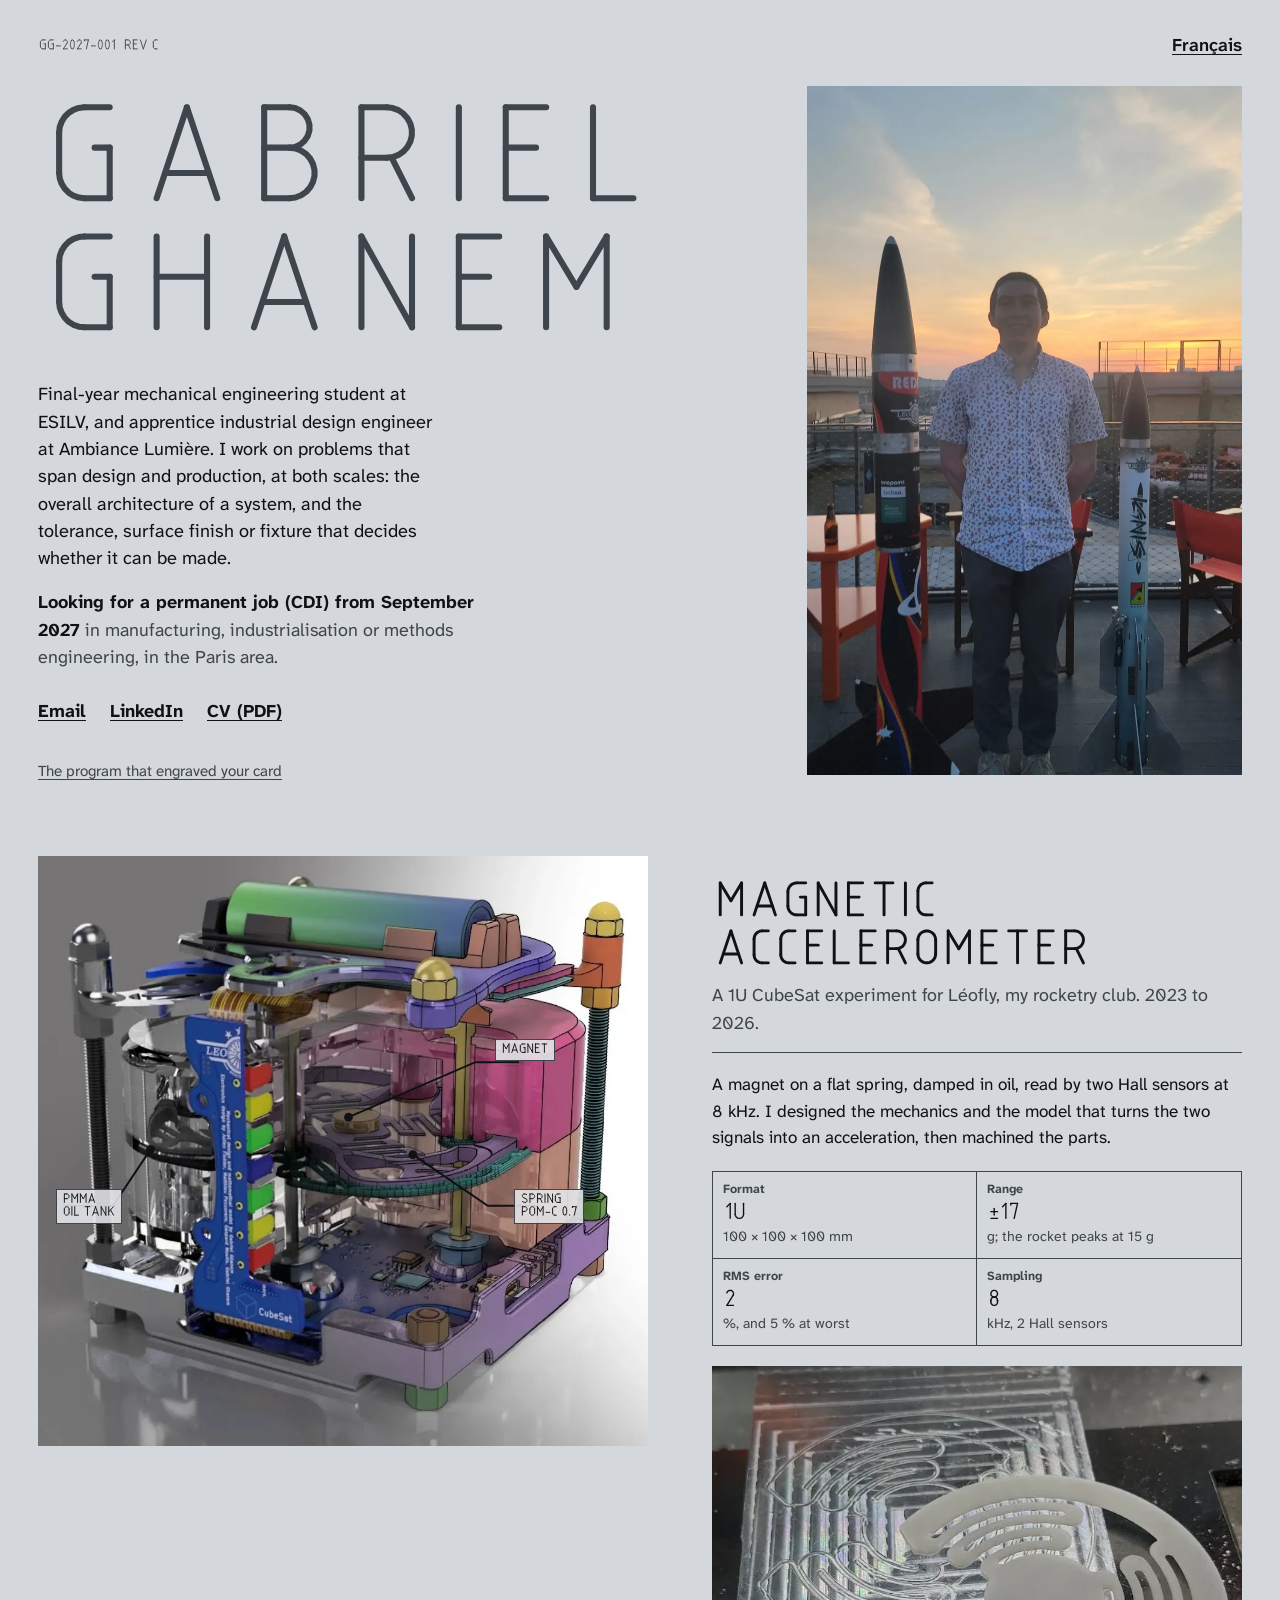
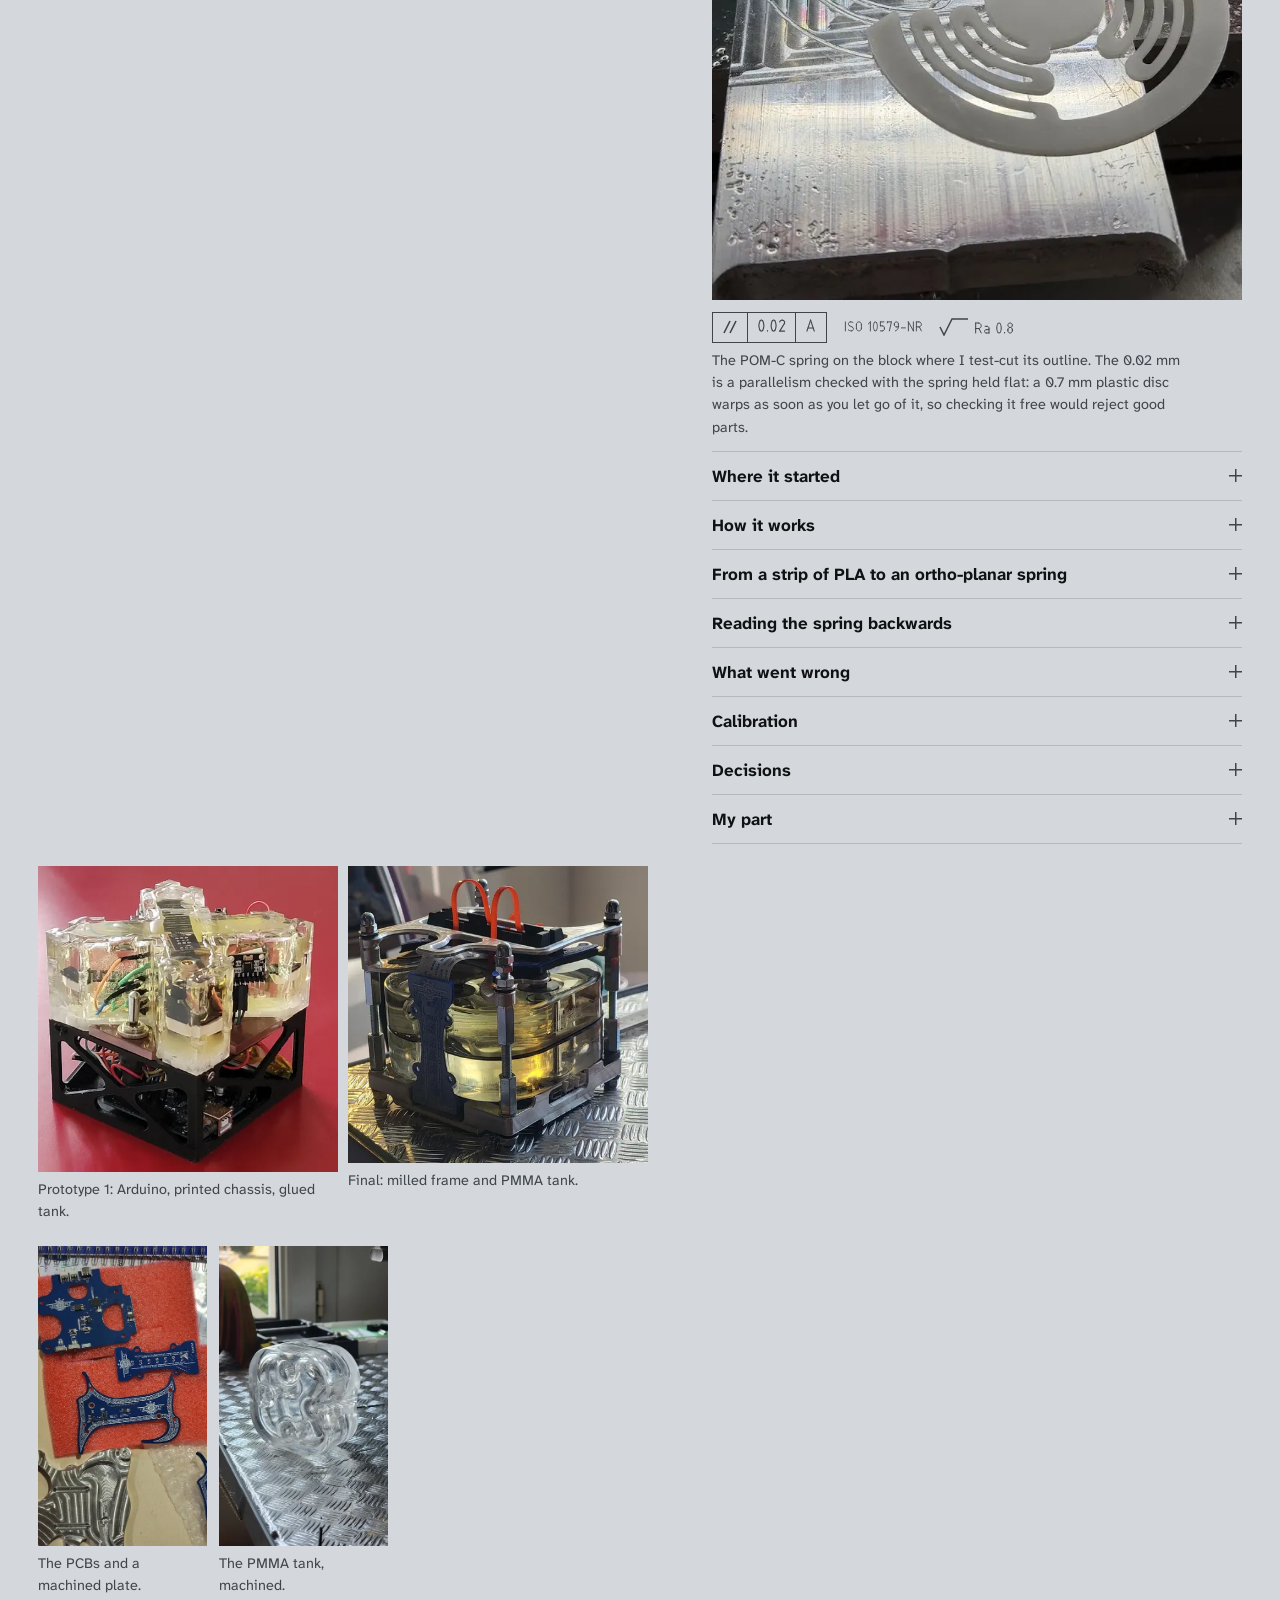
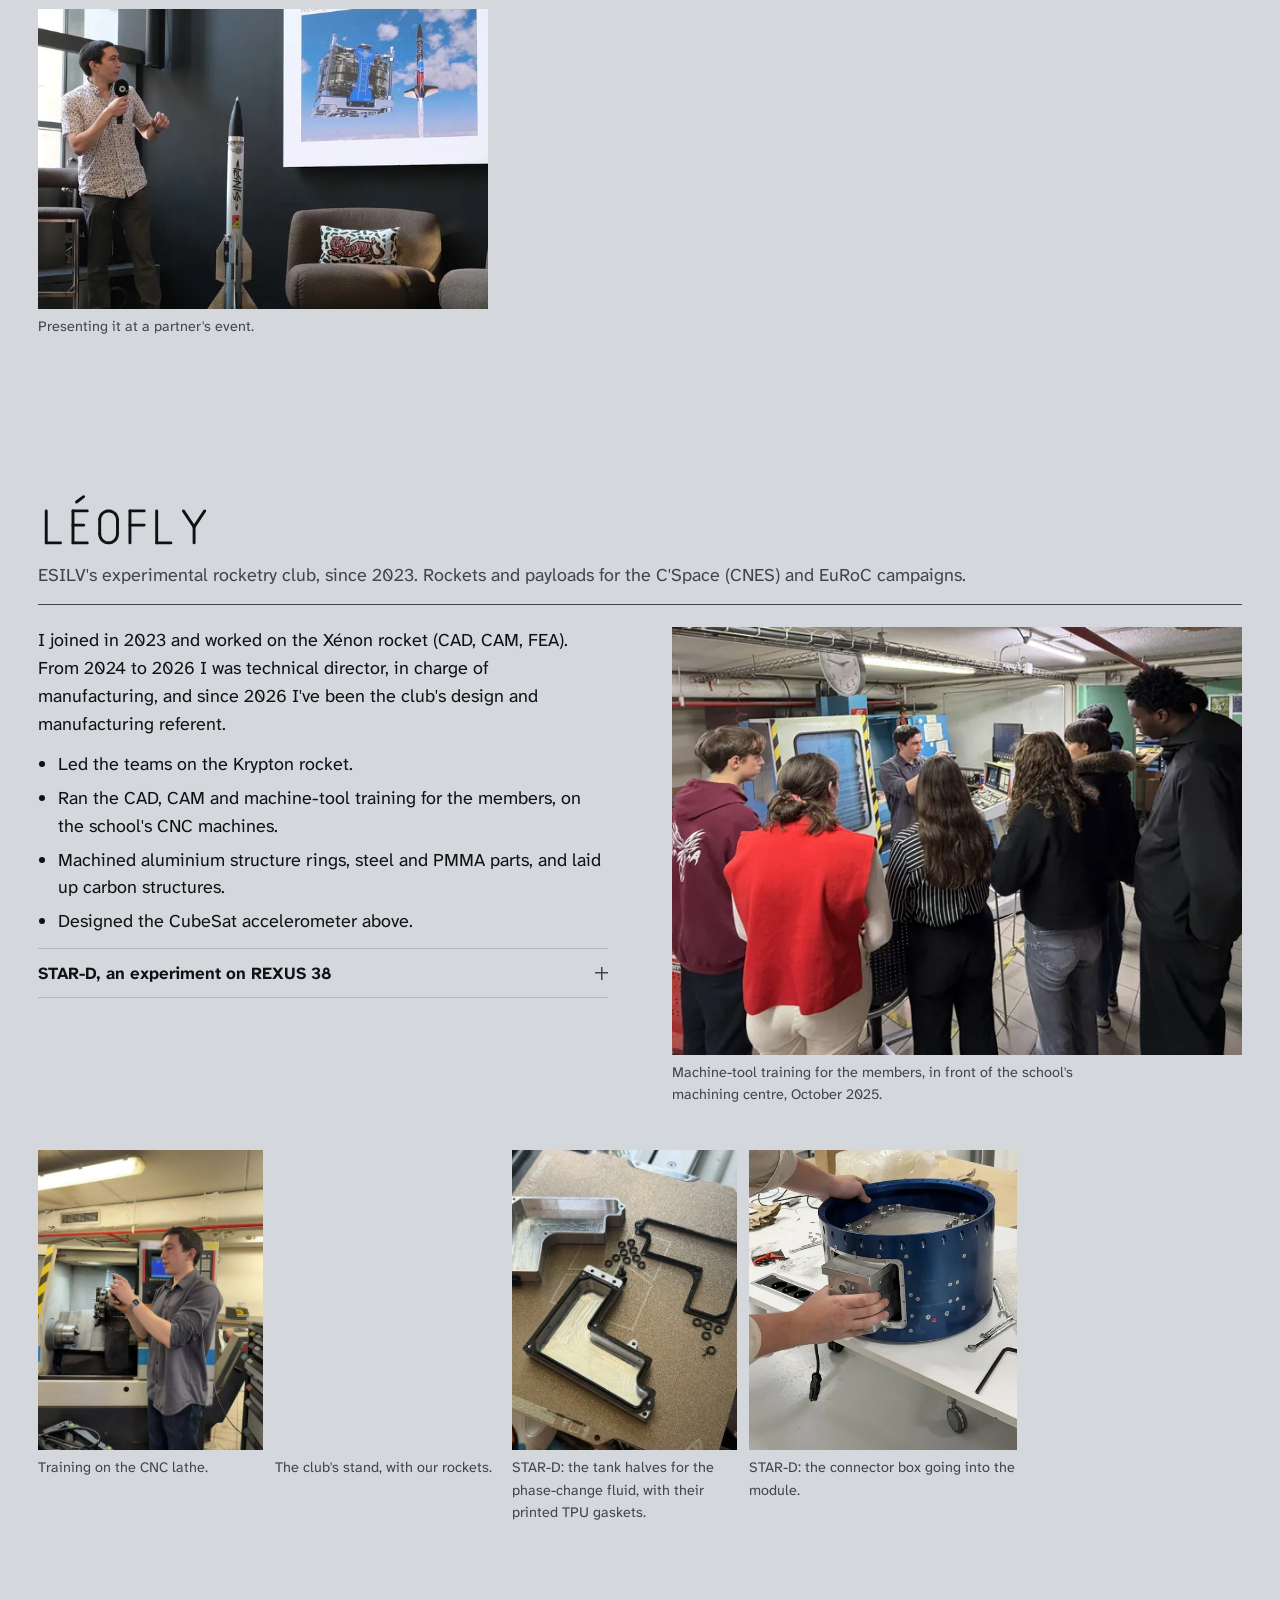
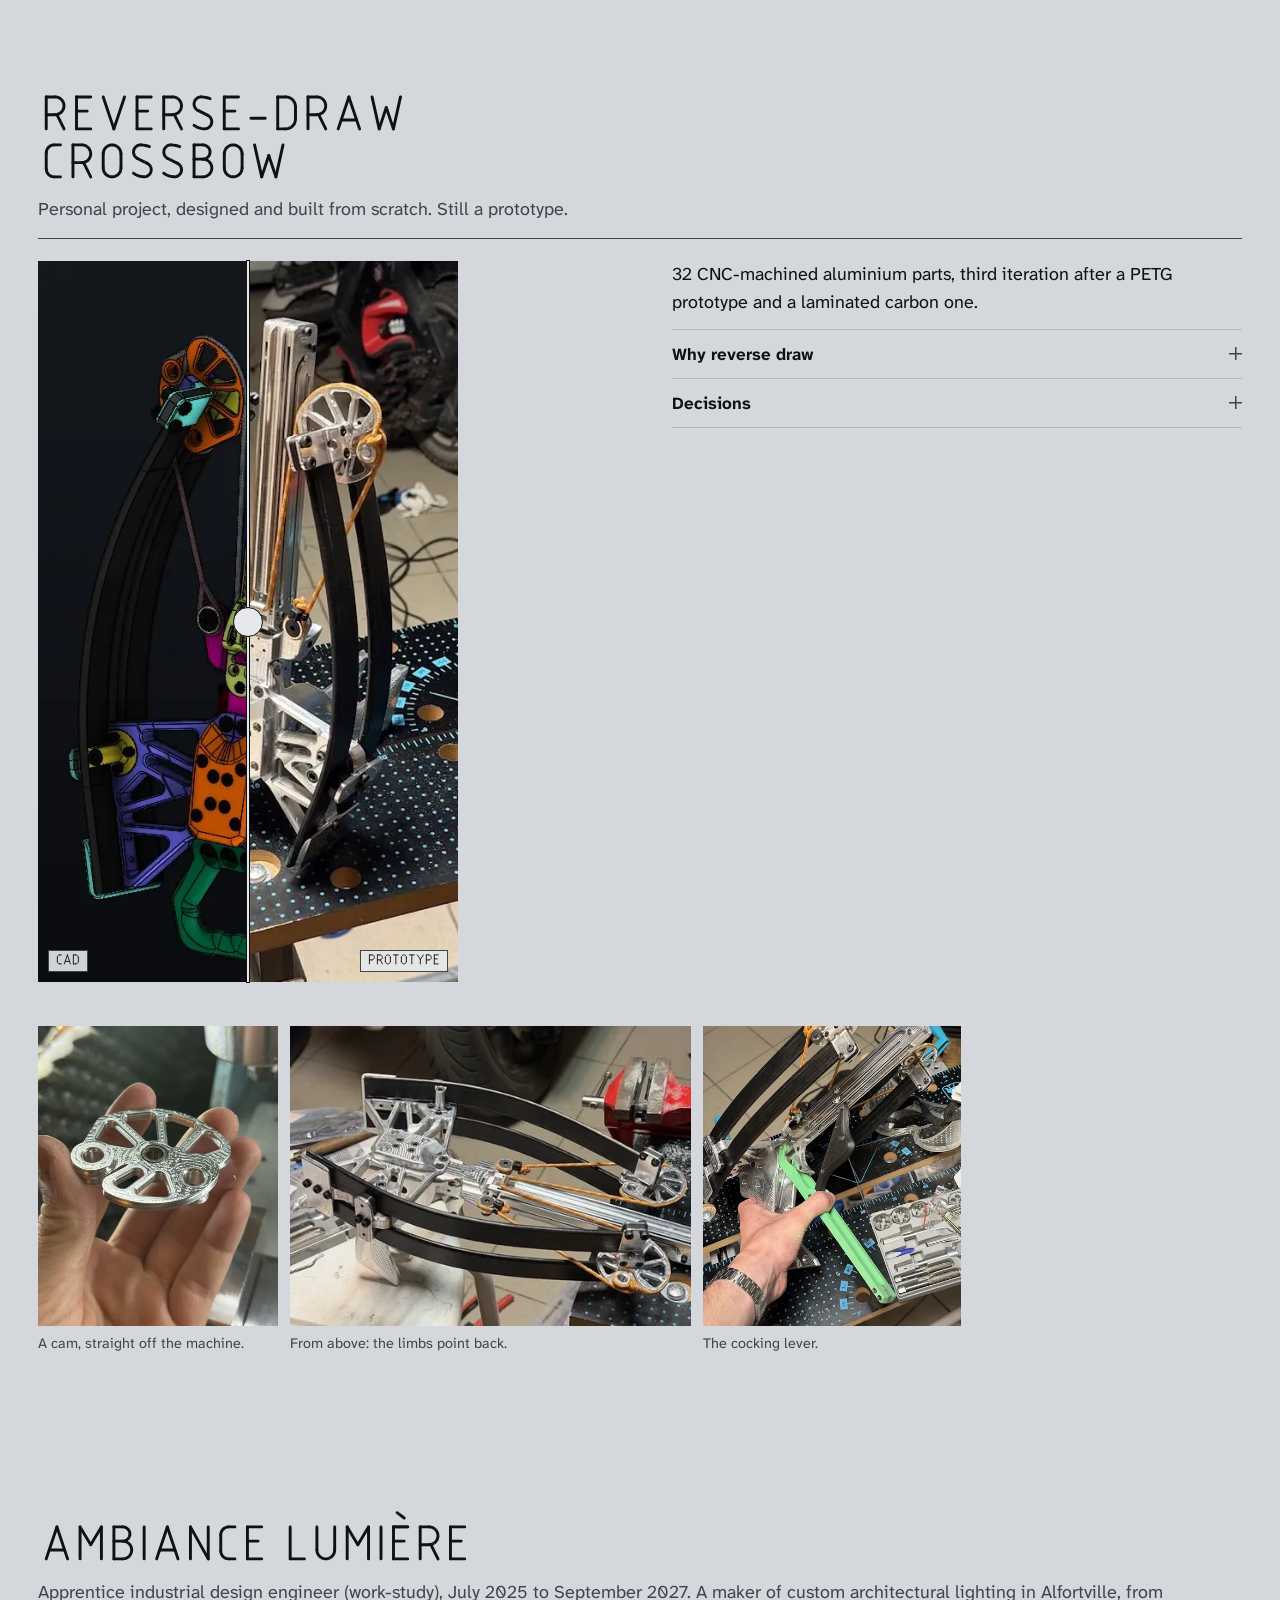
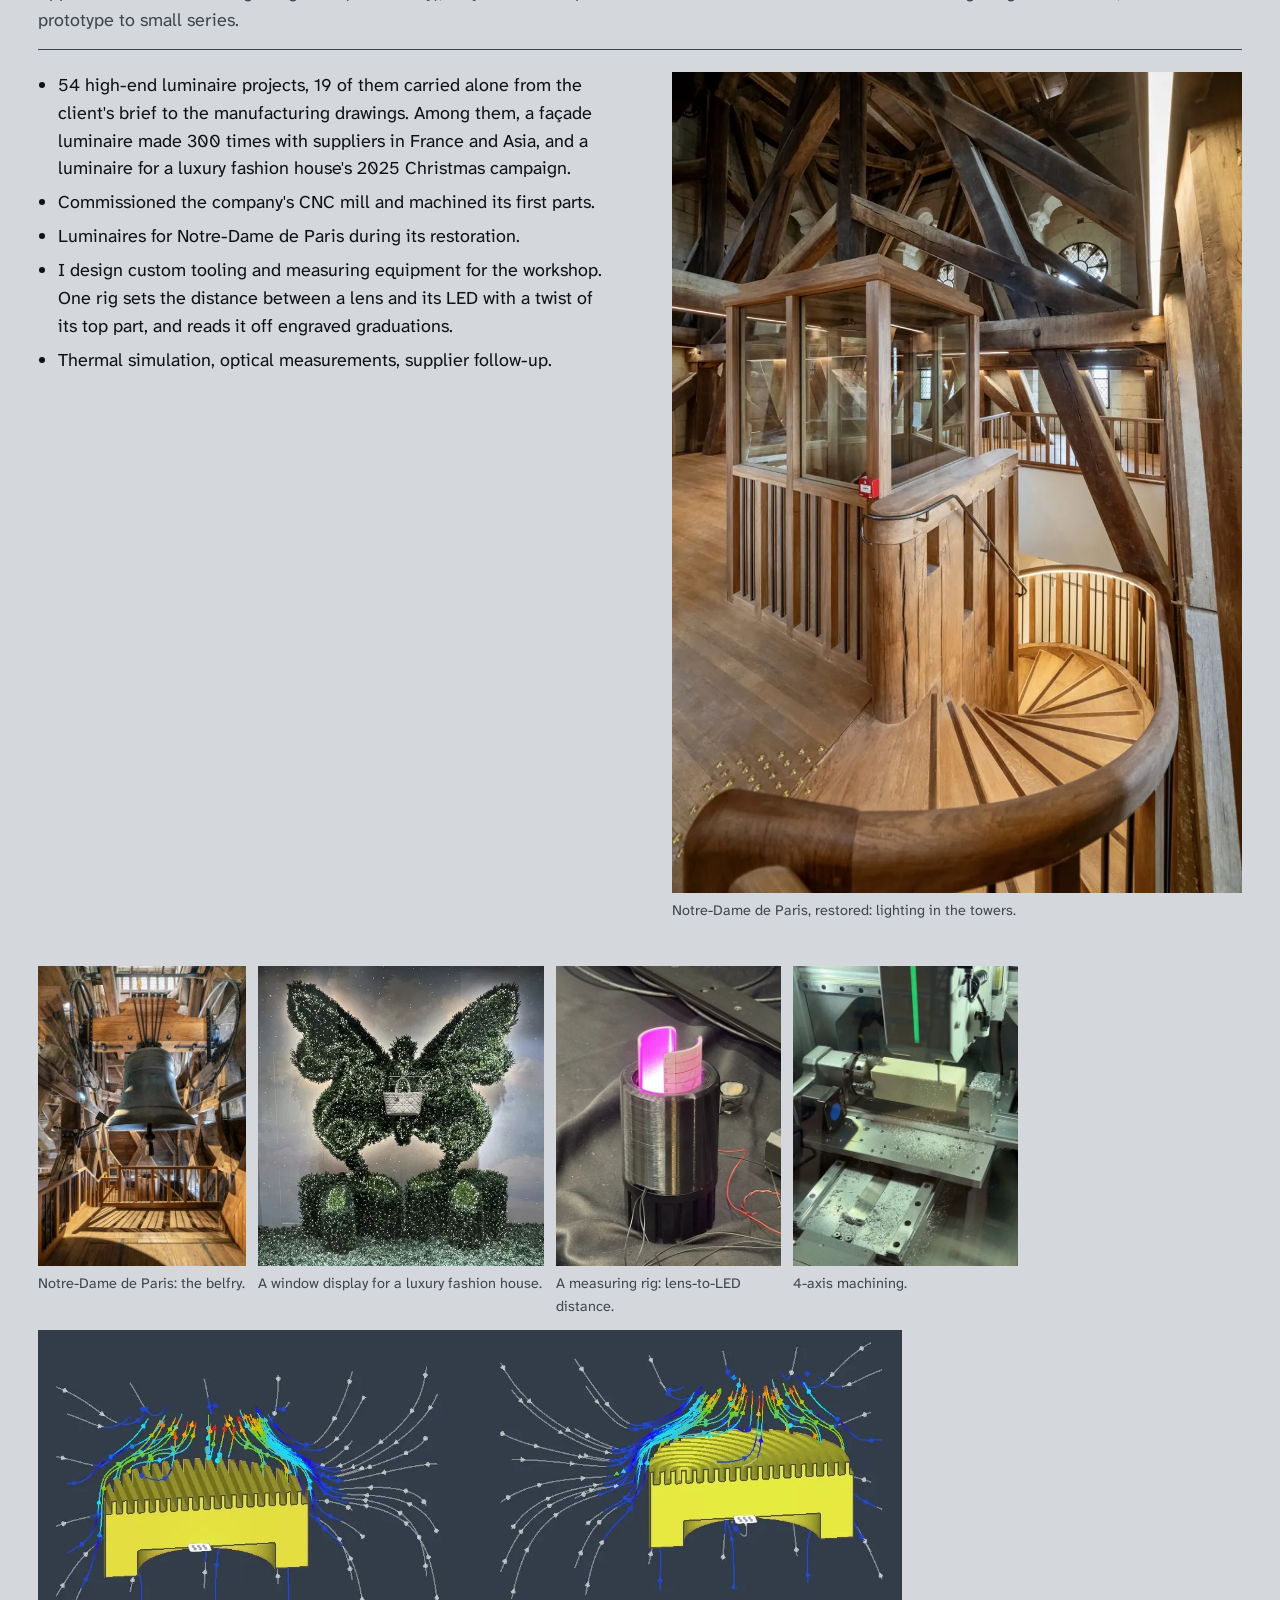
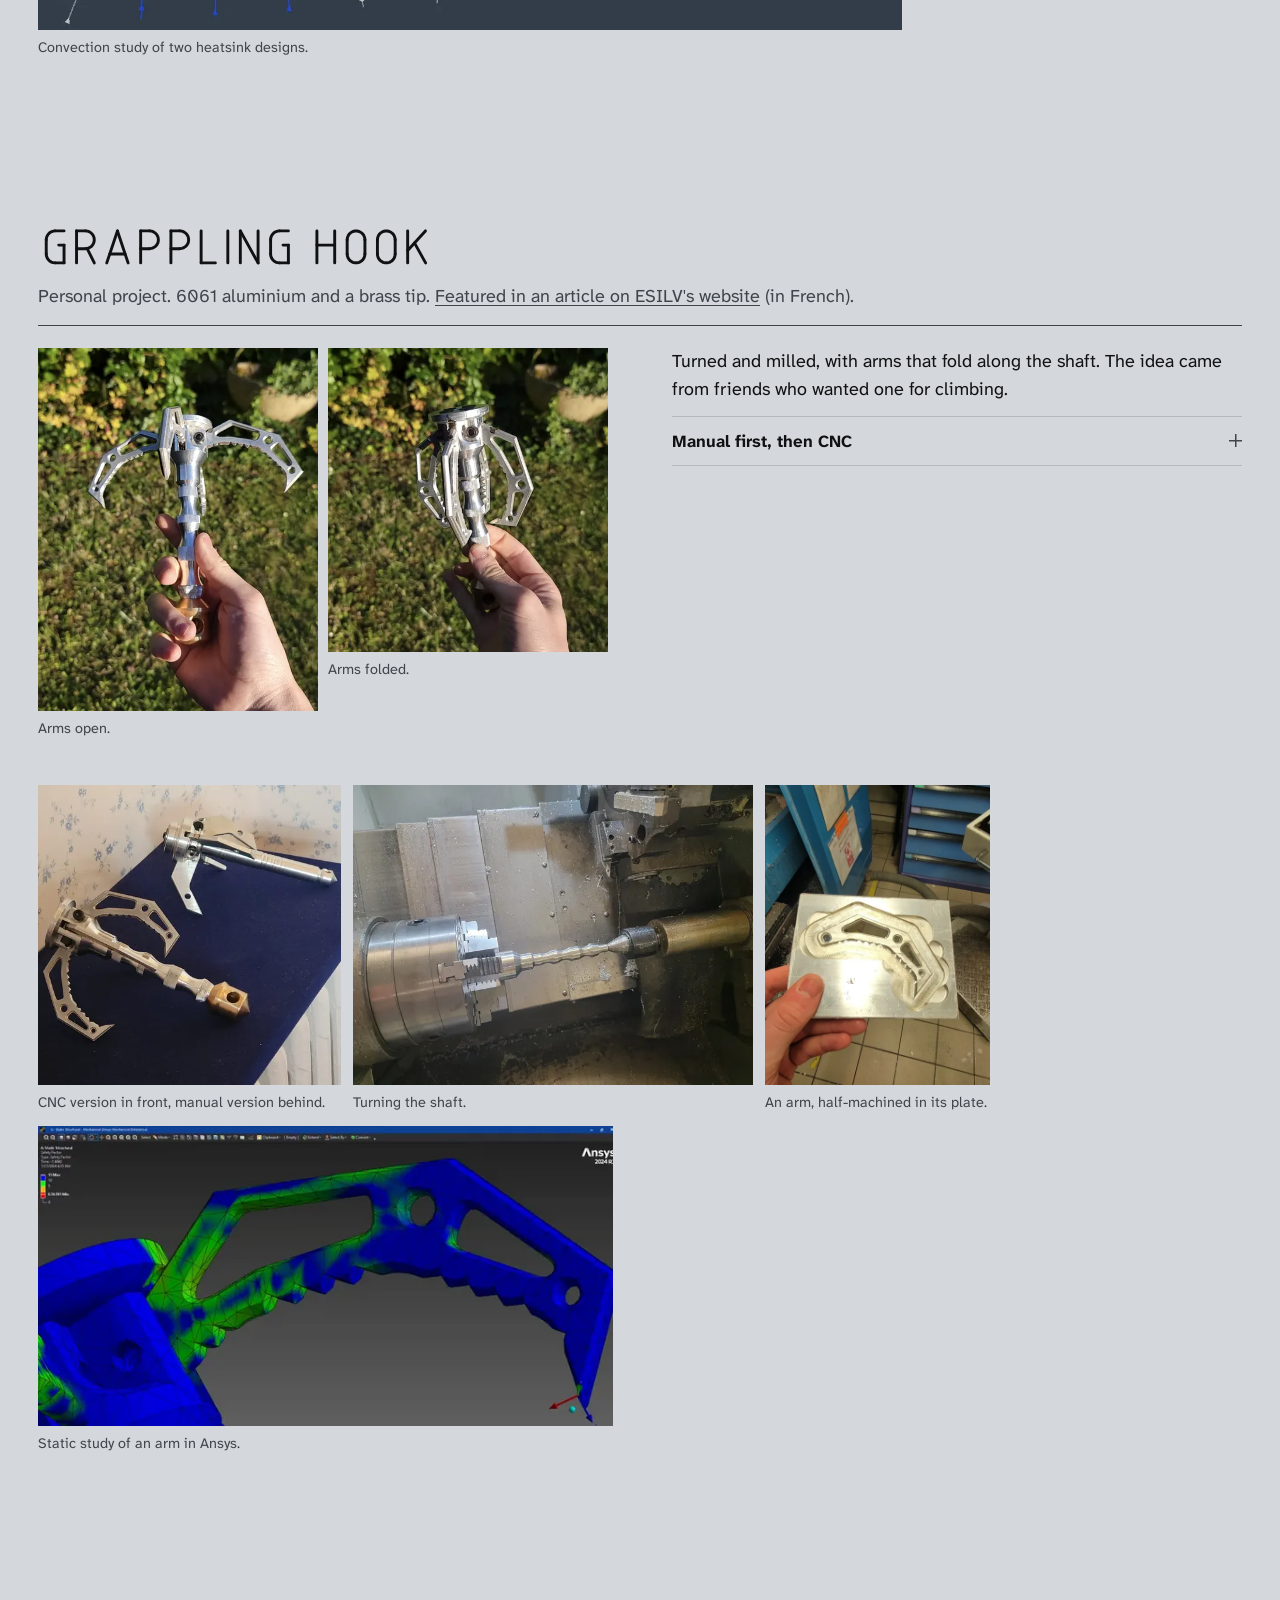
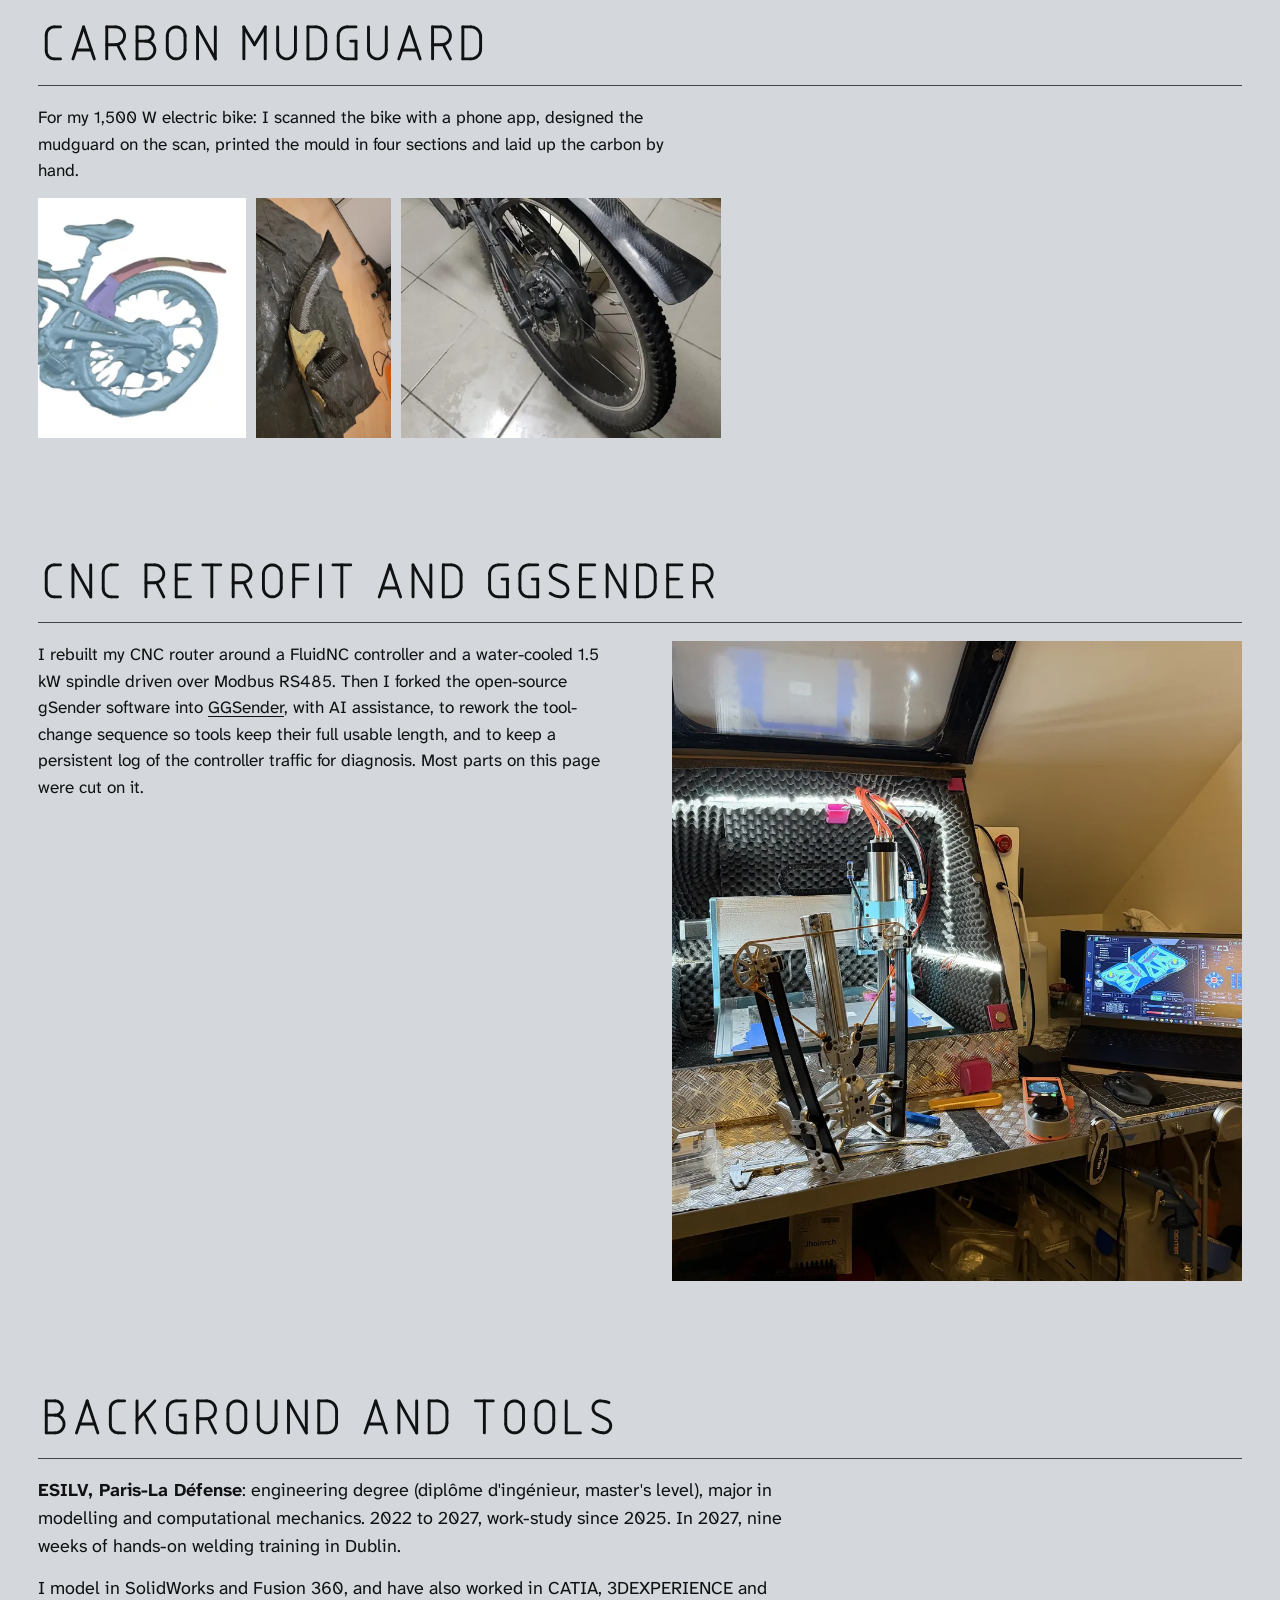
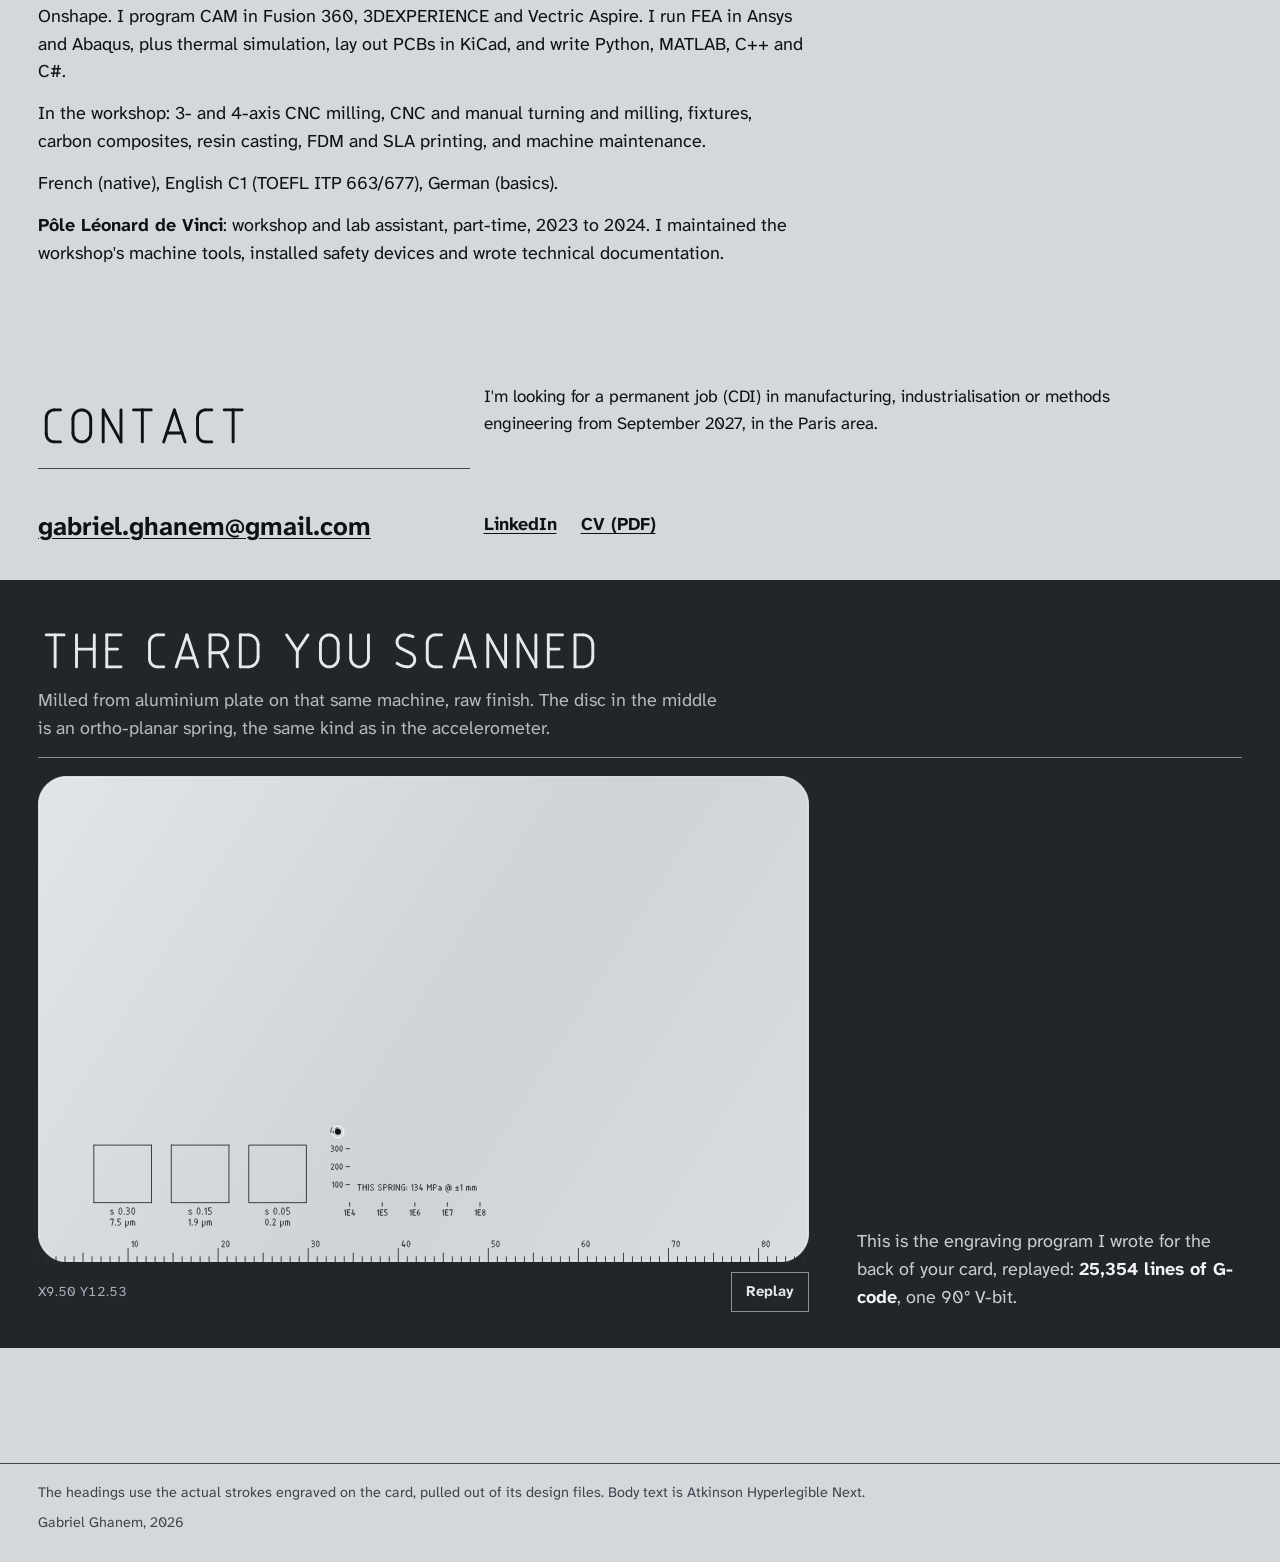
<file: docs/index.html>
<!doctype html>
<html lang="en">
<head>
<meta charset="utf-8">
<meta name="viewport" content="width=device-width, initial-scale=1, viewport-fit=cover">
<title>Gabriel Ghanem, mechanical engineer: design and machining</title>
<meta name="description" content="Final-year mechanical engineering student at ESILV and apprentice industrial design engineer, working across design and production: a CubeSat accelerometer, the tank of a REXUS experiment, a reverse-draw crossbow. Looking for a permanent job in manufacturing or methods engineering from September 2027.">
<link rel="canonical" href="https://gabrielgorithme.github.io/CNC-Business-card-/">
<link rel="alternate" hreflang="en" href="https://gabrielgorithme.github.io/CNC-Business-card-/">
<link rel="alternate" hreflang="fr" href="https://gabrielgorithme.github.io/CNC-Business-card-/fr/">
<meta property="og:type" content="website">
<meta property="og:title" content="Gabriel Ghanem, mechanical engineer: design and machining">
<meta property="og:description" content="Final-year mechanical engineering student at ESILV and apprentice industrial design engineer, working across design and production: a CubeSat accelerometer, the tank of a REXUS experiment, a reverse-draw crossbow. Looking for a permanent job in manufacturing or methods engineering from September 2027.">
<meta property="og:url" content="https://gabrielgorithme.github.io/CNC-Business-card-/">
<meta property="og:image" content="https://gabrielgorithme.github.io/CNC-Business-card-/assets/og.jpg">
<meta property="og:image:width" content="1200"><meta property="og:image:height" content="630">
<meta name="twitter:card" content="summary_large_image">
<meta name="theme-color" content="#d4d7db">
<link rel="icon" href="favicon.svg" type="image/svg+xml">
<link rel="apple-touch-icon" href="assets/apple-touch-icon.png">
<link rel="preload" href="assets/fonts/atkinson-next.woff2" as="font" type="font/woff2" crossorigin>
<link rel="stylesheet" href="assets/css/site.css?v=c1314919">
</head>
<body>
<header class="wrap hero">
  <div class="bar"><span class="lbl"><span class="sr">Part GG-2027-001, revision C</span><svg class="isocp " preserveAspectRatio="xMinYMid meet" viewBox="-0.88 -9.65 118.79 12.93" style="--h:1.4735;--ar:9.1878" aria-hidden="true" focusable="false"><g fill="none" stroke="currentColor" stroke-width="0.877" stroke-linecap="round" stroke-linejoin="round"><path d="M4.88,-4.88L6.34,-4.88"/><path d="M6.34,-4.88L6.34,0.00"/><path d="M6.34,0.00L3.90,0.00"/><path d="M1.46,-2.44L1.46,-6.34"/><path d="M3.90,-8.77L6.34,-8.77"/><path d="M1.46,-2.44L1.52,-1.90L1.71,-1.38L2.00,-0.92L2.38,-0.53L2.84,-0.24L3.36,-0.06L3.90,0.00"/><path d="M3.90,-8.77L3.36,-8.71L2.84,-8.53L2.38,-8.24L2.00,-7.86L1.71,-7.39L1.52,-6.88L1.46,-6.34"/><path d="M12.68,-4.88L14.14,-4.88"/><path d="M14.14,-4.88L14.14,0.00"/><path d="M14.14,0.00L11.70,0.00"/><path d="M9.27,-2.44L9.27,-6.34"/><path d="M11.70,-8.77L14.14,-8.77"/><path d="M9.27,-2.44L9.33,-1.90L9.51,-1.38L9.80,-0.92L10.19,-0.53L10.65,-0.24L11.16,-0.06L11.70,0.00"/><path d="M11.70,-8.77L11.16,-8.71L10.65,-8.53L10.19,-8.24L9.80,-7.86L9.51,-7.39L9.33,-6.88L9.27,-6.34"/><path d="M17.07,-2.93L20.97,-2.93"/><path d="M27.51,-5.80L23.90,0.00"/><path d="M23.90,0.00L27.80,0.00"/><path d="M25.85,-8.78L25.33,-8.71L24.84,-8.52L24.43,-8.20L24.10,-7.79L23.90,-7.31"/><path d="M27.51,-5.80L27.71,-6.28L27.80,-6.78L27.74,-7.30L27.55,-7.78L27.24,-8.19L26.84,-8.51L26.36,-8.71L25.85,-8.78"/><path d="M31.71,-8.29L31.28,-7.37L30.97,-6.40L30.79,-5.40L30.72,-4.38L30.79,-3.37L30.97,-2.37L31.28,-1.41L31.71,-0.49"/><path d="M33.65,-8.29L33.38,-8.55L33.05,-8.72L32.68,-8.78L32.31,-8.72L31.97,-8.55L31.71,-8.29"/><path d="M33.65,-0.49L34.08,-1.41L34.39,-2.37L34.57,-3.37L34.64,-4.38L34.57,-5.40L34.39,-6.40L34.08,-7.37L33.65,-8.29"/><path d="M31.71,-0.49L31.97,-0.22L32.31,-0.05L32.68,0.00L33.05,-0.05L33.38,-0.22L33.65,-0.49"/><path d="M41.17,-5.80L37.56,0.00"/><path d="M37.56,0.00L41.46,0.00"/><path d="M39.51,-8.78L38.99,-8.71L38.50,-8.52L38.09,-8.20L37.76,-7.79L37.56,-7.31"/><path d="M41.17,-5.80L41.37,-6.28L41.46,-6.78L41.40,-7.30L41.21,-7.78L40.90,-8.19L40.50,-8.51L40.02,-8.71L39.51,-8.78"/><path d="M46.33,0.00L48.28,-8.78"/><path d="M48.28,-8.78L44.38,-8.78"/><path d="M44.38,-8.78L44.38,-7.80"/><path d="M51.20,-2.93L55.11,-2.93"/><path d="M59.01,-8.29L58.58,-7.37L58.27,-6.40L58.09,-5.40L58.03,-4.38L58.09,-3.37L58.27,-2.37L58.58,-1.41L59.01,-0.49"/><path d="M60.96,-8.29L60.69,-8.55L60.36,-8.72L59.99,-8.78L59.62,-8.72L59.28,-8.55L59.01,-8.29"/><path d="M60.96,-0.49L61.39,-1.41L61.70,-2.37L61.88,-3.37L61.95,-4.38L61.88,-5.40L61.70,-6.40L61.39,-7.37L60.96,-8.29"/><path d="M59.01,-0.49L59.28,-0.22L59.62,-0.05L59.99,0.00L60.36,-0.05L60.69,-0.22L60.96,-0.49"/><path d="M65.85,-8.29L65.42,-7.37L65.11,-6.40L64.93,-5.40L64.86,-4.38L64.93,-3.37L65.11,-2.37L65.42,-1.41L65.85,-0.49"/><path d="M67.79,-8.29L67.52,-8.55L67.19,-8.72L66.82,-8.78L66.45,-8.72L66.11,-8.55L65.85,-8.29"/><path d="M67.79,-0.49L68.22,-1.41L68.53,-2.37L68.71,-3.37L68.78,-4.38L68.71,-5.40L68.53,-6.40L68.22,-7.37L67.79,-8.29"/><path d="M65.85,-0.49L66.11,-0.22L66.45,-0.05L66.82,0.00L67.19,-0.05L67.52,-0.22L67.79,-0.49"/><path d="M73.65,0.00L73.65,-8.77"/><path d="M73.65,-8.77L71.70,-6.83"/><path d="M84.38,0.00L84.38,-8.77"/><path d="M84.38,-8.77L86.82,-8.77"/><path d="M86.82,-3.90L84.38,-3.90"/><path d="M87.30,-3.90L89.25,0.00"/><path d="M86.82,-3.90L87.40,-3.97L87.95,-4.18L88.43,-4.51L88.82,-4.95L89.09,-5.47L89.23,-6.04L89.23,-6.63L89.09,-7.20L88.82,-7.72L88.43,-8.16L87.95,-8.50L87.40,-8.70L86.82,-8.77"/><path d="M96.07,0.00L92.18,0.00"/><path d="M92.18,0.00L92.18,-8.77"/><path d="M92.18,-8.77L96.07,-8.77"/><path d="M95.10,-4.88L92.18,-4.88"/><path d="M99.00,-8.77L101.93,0.00"/><path d="M101.93,0.00L104.84,-8.77"/><path d="M115.57,0.00L113.87,0.00"/><path d="M111.67,-2.20L111.67,-6.58"/><path d="M113.87,-8.77L115.57,-8.77"/><path d="M111.67,-2.20L111.75,-1.62L111.96,-1.10L112.31,-0.64L112.77,-0.29L113.30,-0.07L113.87,0.00"/><path d="M113.87,-8.77L113.30,-8.70L112.77,-8.48L112.31,-8.13L111.96,-7.68L111.75,-7.15L111.67,-6.58"/></g></svg></span><a href="fr/" hreflang="fr" lang="fr">Français</a></div>
  <h1 class="name"><span class="sr">Gabriel Ghanem</span><svg class="isocp " preserveAspectRatio="xMinYMid meet" viewBox="-0.58 -9.36 61.13 24.80" style="--h:2.8269;--ar:2.4645" aria-hidden="true" focusable="false"><g fill="none" stroke="currentColor" stroke-width="0.585" stroke-linecap="round" stroke-linejoin="round"><path d="M4.88,-4.88L6.34,-4.88"/><path d="M6.34,-4.88L6.34,0.00"/><path d="M6.34,0.00L3.90,0.00"/><path d="M1.46,-2.44L1.46,-6.34"/><path d="M3.90,-8.77L6.34,-8.77"/><path d="M1.46,-2.44L1.52,-1.90L1.71,-1.38L2.00,-0.92L2.38,-0.53L2.84,-0.24L3.36,-0.06L3.90,0.00"/><path d="M3.90,-8.77L3.36,-8.71L2.84,-8.53L2.38,-8.24L2.00,-7.86L1.71,-7.39L1.52,-6.88L1.46,-6.34"/><path d="M10.87,0.00L13.79,-8.77"/><path d="M13.79,-8.77L16.72,0.00"/><path d="M15.86,-2.44L11.72,-2.44"/><path d="M21.25,0.00L23.69,0.00"/><path d="M23.69,-4.88L21.25,-4.88"/><path d="M23.69,-8.77L21.25,-8.77"/><path d="M21.25,-8.77L21.25,0.00"/><path d="M23.69,0.00L24.27,-0.07L24.82,-0.28L25.30,-0.61L25.69,-1.05L25.96,-1.57L26.11,-2.14L26.11,-2.73L25.96,-3.30L25.69,-3.82L25.30,-4.26L24.82,-4.59L24.27,-4.80L23.69,-4.88"/><path d="M23.69,-4.88L24.24,-4.95L24.74,-5.18L25.16,-5.55L25.46,-6.02L25.62,-6.55L25.62,-7.10L25.46,-7.64L25.16,-8.10L24.74,-8.46L24.24,-8.70L23.69,-8.77"/><path d="M30.64,0.00L30.64,-8.77"/><path d="M30.64,-8.77L33.08,-8.77"/><path d="M33.08,-3.90L30.64,-3.90"/><path d="M33.57,-3.90L35.52,0.00"/><path d="M33.08,-3.90L33.66,-3.97L34.21,-4.18L34.69,-4.51L35.08,-4.95L35.36,-5.47L35.50,-6.04L35.50,-6.63L35.36,-7.20L35.08,-7.72L34.69,-8.16L34.21,-8.50L33.66,-8.70L33.08,-8.77"/><path d="M40.04,0.00L40.04,-8.77"/><path d="M48.47,0.00L44.57,0.00"/><path d="M44.57,0.00L44.57,-8.77"/><path d="M44.57,-8.77L48.47,-8.77"/><path d="M47.49,-4.88L44.57,-4.88"/><path d="M52.99,-8.77L52.99,0.00"/><path d="M52.99,0.00L56.89,0.00"/><path d="M4.88,7.58L6.34,7.58"/><path d="M6.34,7.58L6.34,12.46"/><path d="M6.34,12.46L3.90,12.46"/><path d="M1.46,10.02L1.46,6.12"/><path d="M3.90,3.69L6.34,3.69"/><path d="M1.46,10.02L1.52,10.56L1.71,11.08L2.00,11.54L2.38,11.93L2.84,12.22L3.36,12.40L3.90,12.46"/><path d="M3.90,3.69L3.36,3.75L2.84,3.93L2.38,4.22L2.00,4.60L1.71,5.06L1.52,5.58L1.46,6.12"/><path d="M10.87,12.46L10.87,3.69"/><path d="M10.87,7.58L15.74,7.58"/><path d="M15.74,3.69L15.74,12.46"/><path d="M20.27,12.46L23.19,3.69"/><path d="M23.19,3.69L26.12,12.46"/><path d="M25.26,10.02L21.12,10.02"/><path d="M30.64,12.46L30.64,3.69"/><path d="M30.64,3.69L35.52,12.46"/><path d="M35.52,12.46L35.52,3.69"/><path d="M43.94,12.46L40.04,12.46"/><path d="M40.04,12.46L40.04,3.69"/><path d="M40.04,3.69L43.94,3.69"/><path d="M42.97,7.58L40.04,7.58"/><path d="M48.46,12.46L48.46,3.69"/><path d="M48.46,3.69L51.39,8.56"/><path d="M51.39,8.56L54.31,3.69"/><path d="M54.31,3.69L54.31,12.46"/></g></svg></h1>
  <div class="intro">
    <figure class="me"><img src="assets/img/portrait-840.webp" srcset="assets/img/portrait-420.webp 420w, assets/img/portrait-840.webp 840w" sizes="(min-width: 1000px) 34vw, 34vw" width="840" height="1330" alt="Gabriel on a rooftop at sunset, between two of Léofly&#x27;s rockets." fetchpriority="high"></figure>
    <p class="lead">Final-year mechanical engineering student at ESILV, and apprentice industrial design engineer at Ambiance Lumière. I work on problems that span design and production, at both scales: the overall architecture of a system, and the tolerance, surface finish or fixture that decides whether it can be made.</p>
  </div>
  <p class="avail"><strong>Looking for a permanent job (CDI) from September 2027</strong> in manufacturing, industrialisation or methods engineering, in the Paris area.</p>
  <nav class="links" aria-label="Contact"><a href="mailto:gabriel.ghanem@gmail.com">Email</a><a href="https://www.linkedin.com/in/gabriel-ghanem-02528a208">LinkedIn</a><a href="assets/cv/gabriel-ghanem-cv-en.pdf">CV (PDF)</a></nav>
  <p class="jump"><a href="#card">The program that engraved your card</a></p>
</header>

<main>
<section class="wrap project feature" id="cubesat" aria-labelledby="h-cubesat">
  <figure class="callouts bleed">
    <img src="assets/img/cubesat-section-976.webp" srcset="assets/img/cubesat-section-640.webp 640w, assets/img/cubesat-section-976.webp 976w" sizes="(min-width: 1000px) 55vw, 100vw" width="976" height="945" alt="Section render of the accelerometer: a magnet on a flat spring inside a clear oil tank, PCBs below, aluminium frame." loading="lazy" decoding="async">
    <svg class="leaders" viewBox="0 0 976 945" preserveAspectRatio="none" aria-hidden="true">
      <g stroke="#0f1113" stroke-width="2" fill="none" vector-effect="non-scaling-stroke"><path vector-effect="non-scaling-stroke" d="M497,418 L700,330 L770,330"/><path vector-effect="non-scaling-stroke" d="M600,478 L720,560 L800,560"/><path vector-effect="non-scaling-stroke" d="M180,470 L120,560 L40,560"/></g>
      <g fill="#0f1113"><circle cx="497" cy="418" r="7"/><circle cx="600" cy="478" r="7"/><circle cx="180" cy="470" r="7"/></g>
    </svg>
    <span class="callout" style="left:75%;top:31%"><span class="sr">MAGNET</span><svg class="isocp " preserveAspectRatio="xMinYMid meet" viewBox="-0.97 -9.75 49.73 13.12" style="--h:1.4958;--ar:3.7890" aria-hidden="true" focusable="false"><g fill="none" stroke="currentColor" stroke-width="0.975" stroke-linecap="round" stroke-linejoin="round"><path d="M1.46,0.00L1.46,-8.77"/><path d="M1.46,-8.77L4.39,-3.90"/><path d="M4.39,-3.90L7.31,-8.77"/><path d="M7.31,-8.77L7.31,0.00"/><path d="M10.24,0.00L13.16,-8.77"/><path d="M13.16,-8.77L16.09,0.00"/><path d="M15.23,-2.44L11.09,-2.44"/><path d="M22.43,-4.88L23.89,-4.88"/><path d="M23.89,-4.88L23.89,0.00"/><path d="M23.89,0.00L21.45,0.00"/><path d="M19.01,-2.44L19.01,-6.34"/><path d="M21.45,-8.77L23.89,-8.77"/><path d="M19.01,-2.44L19.07,-1.90L19.25,-1.38L19.54,-0.92L19.93,-0.53L20.39,-0.24L20.91,-0.06L21.45,0.00"/><path d="M21.45,-8.77L20.91,-8.71L20.39,-8.53L19.93,-8.24L19.54,-7.86L19.25,-7.39L19.07,-6.88L19.01,-6.34"/><path d="M26.82,0.00L26.82,-8.77"/><path d="M26.82,-8.77L31.69,0.00"/><path d="M31.69,0.00L31.69,-8.77"/><path d="M38.51,0.00L34.61,0.00"/><path d="M34.61,0.00L34.61,-8.77"/><path d="M34.61,-8.77L38.51,-8.77"/><path d="M37.54,-4.88L34.61,-4.88"/><path d="M43.88,0.00L43.88,-8.77"/><path d="M41.44,-8.77L46.31,-8.77"/></g></svg></span>
    <span class="callout" style="left:78%;top:56.5%"><span class="sr">SPRING POM-C 0.7</span><svg class="isocp " preserveAspectRatio="xMinYMid meet" viewBox="-0.97 -9.75 60.45 26.28" style="--h:2.9958;--ar:2.2997" aria-hidden="true" focusable="false"><g fill="none" stroke="currentColor" stroke-width="0.975" stroke-linecap="round" stroke-linejoin="round"><path d="M2.54,-5.07L5.27,-3.71"/><path d="M5.85,-8.29L5.06,-8.55L4.25,-8.71L3.42,-8.77"/><path d="M3.42,-8.77L2.90,-8.71L2.42,-8.50L2.01,-8.18L1.70,-7.75L1.52,-7.27L1.47,-6.75L1.56,-6.24L1.77,-5.77L2.11,-5.36L2.54,-5.07"/><path d="M4.39,0.00L4.91,-0.07L5.39,-0.28L5.79,-0.60L6.10,-1.02L6.29,-1.50L6.34,-2.02L6.26,-2.54L6.04,-3.01L5.70,-3.41L5.27,-3.71"/><path d="M1.46,-0.97L2.14,-0.58L2.86,-0.28L3.62,-0.09L4.39,0.00"/><path d="M9.28,0.00L9.28,-8.77"/><path d="M9.28,-8.77L11.71,-8.77"/><path d="M11.71,-3.90L9.28,-3.90"/><path d="M11.71,-3.90L12.29,-3.97L12.84,-4.18L13.33,-4.52L13.72,-4.95L14.00,-5.47L14.13,-6.05L14.13,-6.63L14.00,-7.20L13.72,-7.72L13.33,-8.17L12.84,-8.49L12.29,-8.71L11.71,-8.77"/><path d="M17.06,0.00L17.06,-8.77"/><path d="M17.06,-8.77L19.50,-8.77"/><path d="M19.50,-3.90L17.06,-3.90"/><path d="M19.99,-3.90L21.94,0.00"/><path d="M19.50,-3.90L20.09,-3.97L20.64,-4.18L21.12,-4.51L21.51,-4.95L21.78,-5.47L21.92,-6.04L21.92,-6.63L21.78,-7.20L21.51,-7.72L21.12,-8.16L20.64,-8.50L20.09,-8.70L19.50,-8.77"/><path d="M24.86,0.00L24.86,-8.77"/><path d="M27.79,0.00L27.79,-8.77"/><path d="M27.79,-8.77L32.66,0.00"/><path d="M32.66,0.00L32.66,-8.77"/><path d="M39.00,-4.88L40.47,-4.88"/><path d="M40.47,-4.88L40.47,0.00"/><path d="M40.47,0.00L38.03,0.00"/><path d="M35.59,-2.44L35.59,-6.34"/><path d="M38.03,-8.77L40.47,-8.77"/><path d="M35.59,-2.44L35.65,-1.90L35.83,-1.38L36.12,-0.92L36.51,-0.53L36.97,-0.24L37.49,-0.06L38.03,0.00"/><path d="M38.03,-8.77L37.49,-8.71L36.97,-8.53L36.51,-8.24L36.12,-7.86L35.83,-7.39L35.65,-6.88L35.59,-6.34"/><path d="M1.47,13.16L1.47,4.39"/><path d="M1.47,4.39L3.91,4.39"/><path d="M3.91,9.26L1.47,9.26"/><path d="M3.91,9.26L4.49,9.19L5.04,8.98L5.53,8.64L5.91,8.21L6.19,7.69L6.32,7.11L6.32,6.53L6.19,5.96L5.91,5.44L5.53,4.99L5.04,4.67L4.49,4.46L3.91,4.39"/><path d="M9.26,10.72L9.26,6.82"/><path d="M14.13,6.82L14.13,10.72"/><path d="M14.13,6.82L14.05,6.24L13.85,5.69L13.51,5.21L13.07,4.82L12.55,4.54L11.98,4.41L11.40,4.41L10.83,4.54L10.31,4.82L9.86,5.21L9.54,5.69L9.32,6.24L9.26,6.82"/><path d="M9.26,10.72L9.32,11.30L9.54,11.86L9.86,12.34L10.31,12.73L10.83,13.01L11.40,13.14L11.98,13.14L12.55,13.01L13.07,12.73L13.51,12.34L13.85,11.86L14.05,11.30L14.13,10.72"/><path d="M17.05,13.16L17.05,4.39"/><path d="M17.05,4.39L19.98,9.26"/><path d="M19.98,9.26L22.90,4.39"/><path d="M22.90,4.39L22.90,13.16"/><path d="M25.83,10.23L29.73,10.23"/><path d="M36.56,13.16L34.86,13.16"/><path d="M32.66,10.96L32.66,6.58"/><path d="M34.86,4.39L36.56,4.39"/><path d="M32.66,10.96L32.73,11.54L32.95,12.06L33.30,12.52L33.76,12.87L34.28,13.09L34.86,13.16"/><path d="M34.86,4.39L34.28,4.46L33.76,4.68L33.30,5.03L32.95,5.48L32.73,6.01L32.66,6.58"/><path d="M44.36,4.87L43.93,5.79L43.62,6.76L43.45,7.76L43.38,8.78L43.45,9.79L43.62,10.79L43.93,11.75L44.36,12.67"/><path d="M46.31,4.87L46.04,4.61L45.71,4.44L45.34,4.38L44.97,4.44L44.63,4.61L44.36,4.87"/><path d="M46.31,12.67L46.74,11.75L47.05,10.79L47.23,9.79L47.30,8.78L47.23,7.76L47.05,6.76L46.74,5.79L46.31,4.87"/><path d="M44.36,12.67L44.63,12.94L44.97,13.11L45.34,13.16L45.71,13.11L46.04,12.94L46.31,12.67"/><path d="M50.22,13.16L50.22,12.67"/><path d="M55.09,13.16L57.04,4.38"/><path d="M57.04,4.38L53.14,4.38"/><path d="M53.14,4.38L53.14,5.36"/></g></svg></span>
    <span class="callout" style="left:3%;top:56.5%"><span class="sr">PMMA OIL TANK</span><svg class="isocp " preserveAspectRatio="xMinYMid meet" viewBox="-0.97 -9.75 55.61 26.28" style="--h:2.9958;--ar:2.1158" aria-hidden="true" focusable="false"><g fill="none" stroke="currentColor" stroke-width="0.975" stroke-linecap="round" stroke-linejoin="round"><path d="M1.47,0.00L1.47,-8.77"/><path d="M1.47,-8.77L3.91,-8.77"/><path d="M3.91,-3.90L1.47,-3.90"/><path d="M3.91,-3.90L4.49,-3.97L5.04,-4.18L5.53,-4.52L5.91,-4.95L6.19,-5.47L6.32,-6.05L6.32,-6.63L6.19,-7.20L5.91,-7.72L5.53,-8.17L5.04,-8.49L4.49,-8.71L3.91,-8.77"/><path d="M9.26,0.00L9.26,-8.77"/><path d="M9.26,-8.77L12.18,-3.90"/><path d="M12.18,-3.90L15.11,-8.77"/><path d="M15.11,-8.77L15.11,0.00"/><path d="M18.03,0.00L18.03,-8.77"/><path d="M18.03,-8.77L20.96,-3.90"/><path d="M20.96,-3.90L23.88,-8.77"/><path d="M23.88,-8.77L23.88,0.00"/><path d="M26.81,0.00L29.73,-8.77"/><path d="M29.73,-8.77L32.66,0.00"/><path d="M31.81,-2.44L27.66,-2.44"/><path d="M1.46,10.72L1.46,6.82"/><path d="M6.33,6.82L6.33,10.72"/><path d="M6.33,6.82L6.26,6.24L6.05,5.69L5.72,5.21L5.27,4.82L4.75,4.54L4.19,4.41L3.60,4.41L3.03,4.54L2.51,4.82L2.07,5.21L1.74,5.69L1.53,6.24L1.46,6.82"/><path d="M1.46,10.72L1.53,11.30L1.74,11.86L2.07,12.34L2.51,12.73L3.03,13.01L3.60,13.14L4.19,13.14L4.75,13.01L5.27,12.73L5.72,12.34L6.05,11.86L6.26,11.30L6.33,10.72"/><path d="M9.26,13.16L9.26,4.39"/><path d="M12.19,4.39L12.19,13.16"/><path d="M12.19,13.16L16.09,13.16"/><path d="M25.35,13.16L25.35,4.39"/><path d="M22.91,4.39L27.79,4.39"/><path d="M30.71,13.16L33.64,4.39"/><path d="M33.64,4.39L36.57,13.16"/><path d="M35.71,10.72L31.57,10.72"/><path d="M39.49,13.16L39.49,4.39"/><path d="M39.49,4.39L44.36,13.16"/><path d="M44.36,13.16L44.36,4.39"/><path d="M47.29,13.16L47.29,4.39"/><path d="M52.16,4.39L47.29,9.74"/><path d="M49.16,7.68L52.20,13.16"/></g></svg></span>
  </figure>
  <div class="head"><h2 id="h-cubesat"><span class="sr">Magnetic accelerometer</span><svg class="isocp " preserveAspectRatio="xMinYMid meet" viewBox="-0.80 -9.57 104.61 25.93" style="--h:2.9554;--ar:4.0343" aria-hidden="true" focusable="false"><g fill="none" stroke="currentColor" stroke-width="0.798" stroke-linecap="round" stroke-linejoin="round"><path d="M1.46,0.00L1.46,-8.77"/><path d="M1.46,-8.77L4.39,-3.90"/><path d="M4.39,-3.90L7.31,-8.77"/><path d="M7.31,-8.77L7.31,0.00"/><path d="M10.74,0.00L13.66,-8.77"/><path d="M13.66,-8.77L16.59,0.00"/><path d="M15.73,-2.44L11.59,-2.44"/><path d="M23.43,-4.88L24.89,-4.88"/><path d="M24.89,-4.88L24.89,0.00"/><path d="M24.89,0.00L22.45,0.00"/><path d="M20.01,-2.44L20.01,-6.34"/><path d="M22.45,-8.77L24.89,-8.77"/><path d="M20.01,-2.44L20.07,-1.90L20.25,-1.38L20.54,-0.92L20.93,-0.53L21.39,-0.24L21.91,-0.06L22.45,0.00"/><path d="M22.45,-8.77L21.91,-8.71L21.39,-8.53L20.93,-8.24L20.54,-7.86L20.25,-7.39L20.07,-6.88L20.01,-6.34"/><path d="M28.32,0.00L28.32,-8.77"/><path d="M28.32,-8.77L33.19,0.00"/><path d="M33.19,0.00L33.19,-8.77"/><path d="M40.51,0.00L36.61,0.00"/><path d="M36.61,0.00L36.61,-8.77"/><path d="M36.61,-8.77L40.51,-8.77"/><path d="M39.54,-4.88L36.61,-4.88"/><path d="M46.38,0.00L46.38,-8.77"/><path d="M43.94,-8.77L48.81,-8.77"/><path d="M52.24,0.00L52.24,-8.77"/><path d="M59.56,0.00L57.86,0.00"/><path d="M55.67,-2.20L55.67,-6.58"/><path d="M57.86,-8.77L59.56,-8.77"/><path d="M55.67,-2.20L55.74,-1.62L55.96,-1.10L56.31,-0.64L56.76,-0.29L57.29,-0.07L57.86,0.00"/><path d="M57.86,-8.77L57.29,-8.70L56.76,-8.48L56.31,-8.13L55.96,-7.68L55.74,-7.15L55.67,-6.58"/><path d="M1.46,13.16L4.39,4.39"/><path d="M4.39,4.39L7.31,13.16"/><path d="M6.46,10.72L2.31,10.72"/><path d="M14.64,13.16L12.94,13.16"/><path d="M10.74,10.96L10.74,6.58"/><path d="M12.94,4.39L14.64,4.39"/><path d="M10.74,10.96L10.81,11.54L11.03,12.06L11.38,12.52L11.84,12.87L12.36,13.09L12.94,13.16"/><path d="M12.94,4.39L12.36,4.46L11.84,4.68L11.38,5.03L11.03,5.48L10.81,6.01L10.74,6.58"/><path d="M21.96,13.16L20.26,13.16"/><path d="M18.06,10.96L18.06,6.58"/><path d="M20.26,4.39L21.96,4.39"/><path d="M18.06,10.96L18.14,11.54L18.36,12.06L18.70,12.52L19.16,12.87L19.69,13.09L20.26,13.16"/><path d="M20.26,4.39L19.69,4.46L19.16,4.68L18.70,5.03L18.36,5.48L18.14,6.01L18.06,6.58"/><path d="M29.29,13.16L25.39,13.16"/><path d="M25.39,13.16L25.39,4.39"/><path d="M25.39,4.39L29.29,4.39"/><path d="M28.31,8.29L25.39,8.29"/><path d="M32.71,4.39L32.71,13.16"/><path d="M32.71,13.16L36.61,13.16"/><path d="M43.94,13.16L40.04,13.16"/><path d="M40.04,13.16L40.04,4.39"/><path d="M40.04,4.39L43.94,4.39"/><path d="M42.97,8.29L40.04,8.29"/><path d="M47.36,13.16L47.36,4.39"/><path d="M47.36,4.39L49.80,4.39"/><path d="M49.80,9.26L47.36,9.26"/><path d="M50.29,9.26L52.24,13.16"/><path d="M49.80,9.26L50.39,9.19L50.94,8.98L51.42,8.65L51.81,8.21L52.08,7.69L52.22,7.12L52.22,6.53L52.08,5.96L51.81,5.44L51.42,5.00L50.94,4.66L50.39,4.46L49.80,4.39"/><path d="M55.66,10.72L55.66,6.82"/><path d="M60.53,6.82L60.53,10.72"/><path d="M60.53,6.82L60.46,6.24L60.25,5.69L59.92,5.21L59.47,4.82L58.95,4.54L58.39,4.41L57.80,4.41L57.23,4.54L56.71,4.82L56.27,5.21L55.94,5.69L55.73,6.24L55.66,6.82"/><path d="M55.66,10.72L55.73,11.30L55.94,11.86L56.27,12.34L56.71,12.73L57.23,13.01L57.80,13.14L58.39,13.14L58.95,13.01L59.47,12.73L59.92,12.34L60.25,11.86L60.46,11.30L60.53,10.72"/><path d="M63.96,13.16L63.96,4.39"/><path d="M63.96,4.39L66.88,9.26"/><path d="M66.88,9.26L69.81,4.39"/><path d="M69.81,4.39L69.81,13.16"/><path d="M77.13,13.16L73.23,13.16"/><path d="M73.23,13.16L73.23,4.39"/><path d="M73.23,4.39L77.13,4.39"/><path d="M76.16,8.29L73.23,8.29"/><path d="M82.99,13.16L82.99,4.39"/><path d="M80.56,4.39L85.43,4.39"/><path d="M92.76,13.16L88.86,13.16"/><path d="M88.86,13.16L88.86,4.39"/><path d="M88.86,4.39L92.76,4.39"/><path d="M91.78,8.29L88.86,8.29"/><path d="M96.18,13.16L96.18,4.39"/><path d="M96.18,4.39L98.62,4.39"/><path d="M98.62,9.26L96.18,9.26"/><path d="M99.11,9.26L101.05,13.16"/><path d="M98.62,9.26L99.20,9.19L99.75,8.98L100.23,8.65L100.62,8.21L100.90,7.69L101.04,7.12L101.04,6.53L100.90,5.96L100.62,5.44L100.23,5.00L99.75,4.66L99.20,4.46L98.62,4.39"/></g></svg></h2><p class="ctx">A 1U CubeSat experiment for Léofly, my rocketry club. 2023 to 2026.</p></div>
  <p class="summary">A magnet on a flat spring, damped in oil, read by two Hall sensors at 8 kHz. I designed the mechanics and the model that turns the two signals into an acceleration, then machined the parts.</p>
  <dl class="tb" aria-label="Key figures"><div><dt>Format</dt><dd><span class="sr">1U</span><svg class="isocp " preserveAspectRatio="xMinYMid meet" viewBox="-0.80 -9.57 14.28 12.77" style="--h:1.4554;--ar:1.1183" aria-hidden="true" focusable="false"><g fill="none" stroke="currentColor" stroke-width="0.798" stroke-linecap="round" stroke-linejoin="round"><path d="M3.42,0.00L3.42,-8.77"/><path d="M3.42,-8.77L1.46,-6.83"/><path d="M6.34,-8.77L6.34,-2.44"/><path d="M11.22,-2.44L11.22,-8.77"/><path d="M6.34,-2.44L6.41,-1.85L6.62,-1.30L6.95,-0.82L7.40,-0.43L7.92,-0.16L8.49,-0.01L9.07,-0.01L9.65,-0.16L10.17,-0.43L10.60,-0.82L10.94,-1.30L11.14,-1.85L11.22,-2.44"/></g></svg><span class="u">100 × 100 × 100 mm</span></dd></div><div><dt>Range</dt><dd><span class="sr">±17</span><svg class="isocp " preserveAspectRatio="xMinYMid meet" viewBox="-0.80 -9.57 20.12 12.77" style="--h:1.4554;--ar:1.5754" aria-hidden="true" focusable="false"><g fill="none" stroke="currentColor" stroke-width="0.798" stroke-linecap="round" stroke-linejoin="round"><path d="M1.46,0.00L5.36,0.00"/><path d="M3.41,-1.95L3.41,-5.85"/><path d="M1.46,-3.90L5.36,-3.90"/><path d="M10.24,0.00L10.24,-8.77"/><path d="M10.24,-8.77L8.29,-6.83"/><path d="M15.11,0.00L17.06,-8.78"/><path d="M17.06,-8.78L13.16,-8.78"/><path d="M13.16,-8.78L13.16,-7.80"/></g></svg><span class="u">g; the rocket peaks at 15 g</span></dd></div><div><dt>RMS error</dt><dd><span class="sr">2</span><svg class="isocp " preserveAspectRatio="xMinYMid meet" viewBox="-0.80 -9.57 8.42 12.77" style="--h:1.4554;--ar:0.6596" aria-hidden="true" focusable="false"><g fill="none" stroke="currentColor" stroke-width="0.798" stroke-linecap="round" stroke-linejoin="round"><path d="M5.07,-5.80L1.46,0.00"/><path d="M1.46,0.00L5.37,0.00"/><path d="M3.41,-8.78L2.90,-8.71L2.41,-8.52L2.00,-8.20L1.67,-7.79L1.46,-7.31"/><path d="M5.07,-5.80L5.28,-6.28L5.37,-6.78L5.30,-7.30L5.12,-7.78L4.81,-8.19L4.40,-8.51L3.93,-8.71L3.41,-8.78"/></g></svg><span class="u">%, and 5 % at worst</span></dd></div><div><dt>Sampling</dt><dd><span class="sr">8</span><svg class="isocp " preserveAspectRatio="xMinYMid meet" viewBox="-0.80 -9.57 8.42 12.77" style="--h:1.4554;--ar:0.6593" aria-hidden="true" focusable="false"><g fill="none" stroke="currentColor" stroke-width="0.798" stroke-linecap="round" stroke-linejoin="round"><path d="M5.36,-2.93L5.36,-1.95"/><path d="M1.46,-1.95L1.46,-2.93"/><path d="M5.36,-6.83L5.29,-7.38L5.05,-7.88L4.69,-8.30L4.23,-8.60L3.69,-8.75L3.14,-8.75L2.60,-8.60L2.14,-8.30L1.77,-7.88L1.54,-7.38L1.46,-6.83L1.54,-6.28L1.77,-5.77L2.14,-5.35L2.60,-5.06L3.14,-4.89L3.69,-4.89L4.23,-5.06L4.69,-5.35L5.05,-5.77L5.29,-6.28L5.36,-6.83"/><path d="M5.36,-2.93L5.29,-3.48L5.05,-3.98L4.69,-4.40L4.23,-4.70L3.69,-4.85L3.14,-4.85L2.60,-4.70L2.14,-4.40L1.77,-3.98L1.54,-3.48L1.46,-2.93"/><path d="M1.46,-1.95L1.54,-1.40L1.77,-0.90L2.14,-0.47L2.60,-0.17L3.14,-0.02L3.69,-0.02L4.23,-0.17L4.69,-0.47L5.05,-0.90L5.29,-1.40L5.36,-1.95"/></g></svg><span class="u">kHz, 2 Hall sensors</span></dd></div></dl>
  <div class="prose">
    <figure>
      <img src="assets/img/cubesat-spring-709.webp" srcset="assets/img/cubesat-spring-480.webp 480w, assets/img/cubesat-spring-709.webp 709w" sizes="(min-width: 1000px) 40vw, 100vw" width="709" height="715" alt="White POM-C ortho-planar spring lying on an aluminium block that carries its test-cut outline." loading="lazy" decoding="async">
      <div class="spec" role="img" aria-label="Spring specification: parallelism 0.02 mm to datum A, inspected held flat (ISO 10579-NR), roughness Ra 0.8 µm.">
        <span class="fcf"><span><svg width="18" height="14" viewBox="0 0 18 14" aria-hidden="true"><path d="M3,13 L9,1 M9,13 L15,1" stroke="#3f454c" stroke-width="1.6" fill="none"/></svg></span><span><span class="sr"></span><svg class="isocp " preserveAspectRatio="xMinYMid meet" viewBox="-0.88 -9.65 25.17 12.93" style="--h:1.4735;--ar:1.9470" aria-hidden="true" focusable="false"><g fill="none" stroke="currentColor" stroke-width="0.877" stroke-linecap="round" stroke-linejoin="round"><path d="M2.44,-8.29L2.02,-7.37L1.71,-6.40L1.52,-5.40L1.46,-4.38L1.52,-3.37L1.71,-2.37L2.02,-1.41L2.44,-0.49"/><path d="M4.39,-8.29L4.12,-8.55L3.79,-8.72L3.42,-8.78L3.05,-8.72L2.71,-8.55L2.44,-8.29"/><path d="M4.39,-0.49L4.82,-1.41L5.13,-2.37L5.31,-3.37L5.38,-4.38L5.31,-5.40L5.13,-6.40L4.82,-7.37L4.39,-8.29"/><path d="M2.44,-0.49L2.71,-0.22L3.05,-0.05L3.42,0.00L3.79,-0.05L4.12,-0.22L4.39,-0.49"/><path d="M8.29,0.00L8.29,-0.49"/><path d="M12.20,-8.29L11.77,-7.37L11.46,-6.40L11.28,-5.40L11.21,-4.38L11.28,-3.37L11.46,-2.37L11.77,-1.41L12.20,-0.49"/><path d="M14.14,-8.29L13.88,-8.55L13.54,-8.72L13.17,-8.78L12.80,-8.72L12.47,-8.55L12.20,-8.29"/><path d="M14.14,-0.49L14.57,-1.41L14.88,-2.37L15.06,-3.37L15.13,-4.38L15.06,-5.40L14.88,-6.40L14.57,-7.37L14.14,-8.29"/><path d="M12.20,-0.49L12.47,-0.22L12.80,-0.05L13.17,0.00L13.54,-0.05L13.88,-0.22L14.14,-0.49"/><path d="M21.66,-5.80L18.05,0.00"/><path d="M18.05,0.00L21.95,0.00"/><path d="M20.00,-8.78L19.49,-8.71L19.00,-8.52L18.59,-8.20L18.26,-7.79L18.05,-7.31"/><path d="M21.66,-5.80L21.87,-6.28L21.95,-6.78L21.89,-7.30L21.71,-7.78L21.40,-8.19L20.99,-8.51L20.52,-8.71L20.00,-8.78"/></g></svg></span><span><span class="sr"></span><svg class="isocp " preserveAspectRatio="xMinYMid meet" viewBox="-0.88 -9.65 10.53 12.93" style="--h:1.4735;--ar:0.8144" aria-hidden="true" focusable="false"><g fill="none" stroke="currentColor" stroke-width="0.877" stroke-linecap="round" stroke-linejoin="round"><path d="M1.46,0.00L4.39,-8.77"/><path d="M4.39,-8.77L7.31,0.00"/><path d="M6.46,-2.44L2.31,-2.44"/></g></svg></span></span>
        <span class="lbl"><span class="sr"></span><svg class="isocp " preserveAspectRatio="xMinYMid meet" viewBox="-0.88 -9.65 78.82 12.93" style="--h:1.4735;--ar:6.0963" aria-hidden="true" focusable="false"><g fill="none" stroke="currentColor" stroke-width="0.877" stroke-linecap="round" stroke-linejoin="round"><path d="M1.46,0.00L1.46,-8.77"/><path d="M5.47,-5.07L8.19,-3.71"/><path d="M8.78,-8.29L7.99,-8.55L7.17,-8.71L6.34,-8.77"/><path d="M6.34,-8.77L5.82,-8.71L5.35,-8.50L4.94,-8.18L4.63,-7.75L4.45,-7.27L4.40,-6.75L4.48,-6.24L4.70,-5.77L5.03,-5.36L5.47,-5.07"/><path d="M7.31,0.00L7.83,-0.07L8.32,-0.28L8.72,-0.60L9.03,-1.02L9.21,-1.50L9.27,-2.02L9.18,-2.54L8.96,-3.01L8.62,-3.41L8.19,-3.71"/><path d="M4.39,-0.97L5.06,-0.58L5.78,-0.28L6.54,-0.09L7.31,0.00"/><path d="M12.19,-2.44L12.19,-6.34"/><path d="M17.07,-6.34L17.07,-2.44"/><path d="M17.07,-6.34L16.99,-6.92L16.79,-7.47L16.45,-7.95L16.01,-8.34L15.49,-8.62L14.92,-8.75L14.33,-8.75L13.76,-8.62L13.24,-8.34L12.80,-7.95L12.47,-7.47L12.26,-6.92L12.19,-6.34"/><path d="M12.19,-2.44L12.26,-1.86L12.47,-1.30L12.80,-0.82L13.24,-0.43L13.76,-0.15L14.33,-0.02L14.92,-0.02L15.49,-0.15L16.01,-0.43L16.45,-0.82L16.79,-1.30L16.99,-1.86L17.07,-2.44"/><path d="M25.84,0.00L25.84,-8.77"/><path d="M25.84,-8.77L23.89,-6.83"/><path d="M29.75,-8.29L29.32,-7.37L29.01,-6.40L28.83,-5.40L28.76,-4.38L28.83,-3.37L29.01,-2.37L29.32,-1.41L29.75,-0.49"/><path d="M31.69,-8.29L31.43,-8.55L31.09,-8.72L30.72,-8.78L30.35,-8.72L30.02,-8.55L29.75,-8.29"/><path d="M31.69,-0.49L32.12,-1.41L32.43,-2.37L32.61,-3.37L32.68,-4.38L32.61,-5.40L32.43,-6.40L32.12,-7.37L31.69,-8.29"/><path d="M29.75,-0.49L30.02,-0.22L30.35,-0.05L30.72,0.00L31.09,-0.05L31.43,-0.22L31.69,-0.49"/><path d="M35.60,0.00L37.55,0.00"/><path d="M39.50,-1.95L39.50,-2.92"/><path d="M37.55,-4.88L35.60,-4.88"/><path d="M35.60,-4.88L35.60,-8.78"/><path d="M35.60,-8.78L39.01,-8.78"/><path d="M37.55,0.00L38.06,-0.07L38.53,-0.26L38.94,-0.57L39.25,-0.97L39.44,-1.44L39.50,-1.95"/><path d="M39.50,-2.92L39.44,-3.43L39.25,-3.90L38.94,-4.31L38.53,-4.62L38.06,-4.81L37.55,-4.88"/><path d="M44.38,0.00L46.33,-8.78"/><path d="M46.33,-8.78L42.43,-8.78"/><path d="M42.43,-8.78L42.43,-7.80"/><path d="M53.17,-4.15L53.17,-6.83"/><path d="M49.26,-6.83L49.26,-5.86"/><path d="M51.22,-3.91L53.17,-3.91"/><path d="M50.20,0.00L50.91,-0.32L51.55,-0.76L52.11,-1.29L52.56,-1.93L52.89,-2.62L53.10,-3.37L53.17,-4.15"/><path d="M53.17,-6.83L53.09,-7.38L52.86,-7.89L52.49,-8.30L52.02,-8.60L51.49,-8.76L50.93,-8.76L50.40,-8.60L49.93,-8.30L49.57,-7.89L49.34,-7.38L49.26,-6.83"/><path d="M49.26,-5.86L49.33,-5.35L49.52,-4.88L49.83,-4.47L50.23,-4.16L50.70,-3.97L51.22,-3.91"/><path d="M56.10,-2.93L60.00,-2.93"/><path d="M62.93,0.00L62.93,-8.77"/><path d="M62.93,-8.77L67.80,0.00"/><path d="M67.80,0.00L67.80,-8.77"/><path d="M70.73,0.00L70.73,-8.77"/><path d="M70.73,-8.77L73.17,-8.77"/><path d="M73.17,-3.90L70.73,-3.90"/><path d="M73.65,-3.90L75.60,0.00"/><path d="M73.17,-3.90L73.75,-3.97L74.30,-4.18L74.78,-4.51L75.17,-4.95L75.44,-5.47L75.58,-6.04L75.58,-6.63L75.44,-7.20L75.17,-7.72L74.78,-8.16L74.30,-8.50L73.75,-8.70L73.17,-8.77"/></g></svg></span>
        <span class="ra"><svg width="30" height="18" viewBox="0 0 30 18" aria-hidden="true"><path d="M1,9 L5,17 L13,1 H29" stroke="#3f454c" stroke-width="1.5" fill="none"/></svg><span class="sr"></span><svg class="isocp " preserveAspectRatio="xMinYMid meet" viewBox="-0.88 -9.65 36.87 12.93" style="--h:1.4735;--ar:2.8515" aria-hidden="true" focusable="false"><g fill="none" stroke="currentColor" stroke-width="0.877" stroke-linecap="round" stroke-linejoin="round"><path d="M1.46,0.00L1.46,-8.77"/><path d="M1.46,-8.77L3.90,-8.77"/><path d="M3.90,-3.90L1.46,-3.90"/><path d="M4.39,-3.90L6.34,0.00"/><path d="M3.90,-3.90L4.48,-3.97L5.03,-4.18L5.51,-4.51L5.90,-4.95L6.18,-5.47L6.32,-6.04L6.32,-6.63L6.18,-7.20L5.90,-7.72L5.51,-8.16L5.03,-8.50L4.48,-8.70L3.90,-8.77"/><path d="M9.76,-5.85L11.46,-5.85"/><path d="M13.17,-4.14L13.17,0.00"/><path d="M13.17,0.00L10.73,0.00"/><path d="M10.73,-2.93L13.17,-2.93"/><path d="M13.17,-4.14L13.11,-4.58L12.93,-5.00L12.66,-5.35L12.31,-5.62L11.90,-5.79L11.46,-5.85"/><path d="M10.73,-2.93L10.28,-2.85L9.87,-2.65L9.54,-2.32L9.33,-1.92L9.26,-1.47L9.33,-1.01L9.54,-0.60L9.87,-0.28L10.28,-0.07L10.73,0.00"/><path d="M20.98,-8.29L20.55,-7.37L20.24,-6.40L20.06,-5.40L19.99,-4.38L20.06,-3.37L20.24,-2.37L20.55,-1.41L20.98,-0.49"/><path d="M22.92,-8.29L22.65,-8.55L22.32,-8.72L21.95,-8.78L21.58,-8.72L21.24,-8.55L20.98,-8.29"/><path d="M22.92,-0.49L23.35,-1.41L23.66,-2.37L23.84,-3.37L23.91,-4.38L23.84,-5.40L23.66,-6.40L23.35,-7.37L22.92,-8.29"/><path d="M20.98,-0.49L21.24,-0.22L21.58,-0.05L21.95,0.00L22.32,-0.05L22.65,-0.22L22.92,-0.49"/><path d="M26.83,0.00L26.83,-0.49"/><path d="M33.65,-2.93L33.65,-1.95"/><path d="M29.75,-1.95L29.75,-2.93"/><path d="M33.65,-6.83L33.57,-7.38L33.34,-7.88L32.98,-8.30L32.51,-8.60L31.97,-8.75L31.43,-8.75L30.89,-8.60L30.42,-8.30L30.06,-7.88L29.83,-7.38L29.75,-6.83L29.83,-6.28L30.06,-5.77L30.42,-5.35L30.89,-5.06L31.43,-4.89L31.97,-4.89L32.51,-5.06L32.98,-5.35L33.34,-5.77L33.57,-6.28L33.65,-6.83"/><path d="M33.65,-2.93L33.57,-3.48L33.34,-3.98L32.98,-4.40L32.51,-4.70L31.97,-4.85L31.43,-4.85L30.89,-4.70L30.42,-4.40L30.06,-3.98L29.83,-3.48L29.75,-2.93"/><path d="M29.75,-1.95L29.83,-1.40L30.06,-0.90L30.42,-0.47L30.89,-0.17L31.43,-0.02L31.97,-0.02L32.51,-0.17L32.98,-0.47L33.34,-0.90L33.57,-1.40L33.65,-1.95"/></g></svg></span>
      </div>
      <figcaption>The POM-C spring on the block where I test-cut its outline. The 0.02 mm is a parallelism checked with the spring held flat: a 0.7 mm plastic disc warps as soon as you let go of it, so checking it free would reject good parts.</figcaption>
    </figure>
    
<details><summary><h3>Where it started</h3></summary><div class="fold"><p>In 2023 the club wanted to build a laser accelerometer. I read up on how they work and said it would be too complicated for us, but that we could probably make one with a magnet, a spring and a Hall sensor. I knew Hall sensors because I'd just repaired the throttle on my electric scooter.</p></div></details>
<details><summary><h3>How it works</h3></summary><div class="fold"><p>A magnet sits on an ortho-planar spring: a flat disc cut with spiral slots, so its centre moves straight up and down without turning. When the rocket accelerates, the magnet moves. Two Hall sensors, one on each side, read the change in field, and a model turns the two signals into an acceleration. The spring sits in an oil bath so the magnet settles quickly instead of ringing after every shock.</p></div></details>
<details><summary><h3>From a strip of PLA to an ortho-planar spring</h3></summary><div class="fold"><p>My first spring was just a thin strip of printed PLA bending under the magnet. Another student told me to look up ortho-planar springs, so I printed one. The final spring is machined from POM-C.</p></div></details>
<details><summary><h3>Reading the spring backwards</h3></summary><div class="fold"><p>If the spring sits still at a given displacement, working out the acceleration is easy. Mine bounced around, so every reading depended on the magnet's inertia and on everything that had just happened before. At the same time I was taking a control-systems class, and I couldn't connect Laplace transforms to anything I could actually build. Then it clicked: this was a control loop backwards. A PID drives an input to get the output you want; I only had the wobbly output and needed to work back to the input that caused it. Needless to say, I passed the class.</p></div></details>
<details><summary><h3>What went wrong</h3></summary><div class="fold"><p>In practice it wasn't clean. Just holding the prototype in my hand made it vibrate and resonate, and the signal was too messy to work back from. The more the old bounces leak into the reading, the worse it gets, so they had to die out faster: I needed to damp the mass. The spring was sensitive enough that I could afford to lose some of that. After a couple of damping attempts that didn't work, I bought a Tupperware and a bottle of vegetable oil and dropped the spring in. People thought I was crazy, until the signal, cleaned up in MATLAB and Simulink, started looking like a commercial sensor's.</p>
<p>The oil then caused a new problem: it crept up the Arduino's wires by capillary action. In the final build the loose wires became custom PCBs, the printed chassis became milled aluminium, and the Tupperware became a machined PMMA tank.</p></div></details>
<details><summary><h3>Calibration</h3></summary><div class="fold"><p>The coefficients I calculated from measuring the parts gave me nothing usable. So I fitted the model to real recordings instead, which worked. Shaken next to a commercial accelerometer, it now follows it within 2 % RMS, 5 % at worst, over ±17 g. The rocket peaks at about 15 g.</p></div></details>
<details><summary><h3>Decisions</h3></summary><div class="fold"><p><b>The spring material.</b> The final spring is machined from POM-C, 0.7 mm thick, made with PBMC, one of the club's partners. POM-C creeps less under constant load, takes repeated bending better and isn't attacked by oil, while polycarbonate tends to crack under stress in contact with many oils. A machined part is also uniform; a printed one has layer lines that act like notches.</p>
<p><b>Tolerances from simulation.</b> I ran a parametric Ansys study of manufacturing defects to see how far they move the spring's response, and set two specs from it: 0.02 mm parallelism between the faces, measured with the spring held flat, and Ra 0.8 µm.</p>
<p><b>The housing.</b> Machined aluminium throughout. The oil tank is machined from PMMA so the spring stays visible, and the seals are printed in TPU 60A.</p></div></details>
<details><summary><h3>My part</h3></summary><div class="fold"><p>I designed the mechanics and the mathematical model, laid out one of the three PCBs in KiCad, wrote the signal processing, ran the FEA and machined the parts. Julien Finkler designed the other two PCBs.</p></div></details>

  </div>
  <div class="media">
    <div class="pair"><figure><img src="assets/img/cubesat-proto-926.webp" srcset="assets/img/cubesat-proto-480.webp 480w, assets/img/cubesat-proto-926.webp 926w" sizes="(min-width: 1000px) 22vw, 46vw" width="926" height="945" alt="First prototype: Arduino, 3D-printed chassis and a glued acrylic tank on a red table." loading="lazy" decoding="async"><figcaption>Prototype 1: Arduino, printed chassis, glued tank.</figcaption></figure><figure><img src="assets/img/cubesat-final-953.webp" srcset="assets/img/cubesat-final-480.webp 480w, assets/img/cubesat-final-953.webp 953w" sizes="(min-width: 1000px) 22vw, 46vw" width="953" height="945" alt="Final build: machined aluminium frame and clear PMMA tank." loading="lazy" decoding="async"><figcaption>Final: milled frame and PMMA tank.</figcaption></figure></div>
    <div class="strip" tabindex="0" role="group" aria-label="Photos"><figure><img src="assets/img/cubesat-pcbs-532.webp" srcset="assets/img/cubesat-pcbs-400.webp 400w, assets/img/cubesat-pcbs-532.webp 532w" sizes="169px" width="532" height="945" alt="Three custom PCBs and a machined aluminium plate." loading="lazy" decoding="async"><figcaption>The PCBs and a machined plate.</figcaption></figure><figure><img src="assets/img/cubesat-tank-532.webp" srcset="assets/img/cubesat-tank-400.webp 400w, assets/img/cubesat-tank-532.webp 532w" sizes="169px" width="532" height="945" alt="The machined PMMA oil tank on its own." loading="lazy" decoding="async"><figcaption>The PMMA tank, machined.</figcaption></figure><figure><img src="assets/img/cubesat-talk-1200.webp" srcset="assets/img/cubesat-talk-640.webp 640w, assets/img/cubesat-talk-1200.webp 1200w" sizes="450px" width="1200" height="800" alt="Gabriel presenting the accelerometer beside a rocket and a slide." loading="lazy" decoding="async"><figcaption>Presenting it at a partner's event.</figcaption></figure></div>
  </div>
</section>

<section class="wrap project split" id="leofly" aria-labelledby="h-leofly">
  <div class="head"><h2 id="h-leofly"><span class="sr">Léofly</span><svg class="isocp " preserveAspectRatio="xMinYMid meet" viewBox="-0.80 -9.57 48.48 12.77" style="--h:1.4554;--ar:3.7968" aria-hidden="true" focusable="false"><g fill="none" stroke="currentColor" stroke-width="0.798" stroke-linecap="round" stroke-linejoin="round"><path d="M1.46,-8.77L1.46,0.00"/><path d="M1.46,0.00L5.37,0.00"/><path d="M12.70,0.00L8.80,0.00"/><path d="M8.80,0.00L8.80,-8.77"/><path d="M8.80,-8.77L12.70,-8.77"/><path d="M11.71,-4.87L8.80,-4.87"/><path d="M9.77,-11.21L11.71,-12.67"/><path d="M16.12,-2.44L16.12,-6.34"/><path d="M21.00,-6.34L21.00,-2.44"/><path d="M21.00,-6.34L20.92,-6.92L20.72,-7.47L20.38,-7.95L19.94,-8.34L19.42,-8.62L18.85,-8.75L18.26,-8.75L17.69,-8.62L17.17,-8.34L16.73,-7.95L16.40,-7.47L16.19,-6.92L16.12,-6.34"/><path d="M16.12,-2.44L16.19,-1.86L16.40,-1.30L16.73,-0.82L17.17,-0.43L17.69,-0.15L18.26,-0.02L18.85,-0.02L19.42,-0.15L19.94,-0.43L20.38,-0.82L20.72,-1.30L20.92,-1.86L21.00,-2.44"/><path d="M24.42,0.00L24.42,-8.77"/><path d="M24.42,-8.77L28.32,-8.77"/><path d="M24.42,-4.88L28.32,-4.88"/><path d="M31.75,-8.77L31.75,0.00"/><path d="M31.75,0.00L35.65,0.00"/><path d="M39.08,-8.77L42.01,-4.39"/><path d="M42.01,-4.39L44.92,-8.77"/><path d="M42.01,-4.39L42.01,0.00"/></g></svg></h2><p class="ctx">ESILV's experimental rocketry club, since 2023. Rockets and payloads for the C'Space (CNES) and EuRoC campaigns.</p></div>
  <div class="prose">
<p class="keep">I joined in 2023 and worked on the Xénon rocket (CAD, CAM, FEA). From 2024 to 2026 I was technical director, in charge of manufacturing, and since 2026 I've been the club's design and manufacturing referent.</p>
<ul>
<li>Led the teams on the Krypton rocket.</li>
<li>Ran the CAD, CAM and machine-tool training for the members, on the school's CNC machines.</li>
<li>Machined aluminium structure rings, steel and PMMA parts, and laid up carbon structures.</li>
<li>Designed the CubeSat accelerometer above.</li>
</ul>
<details><summary><h3>STAR-D, an experiment on REXUS 38</h3></summary><div class="fold"><p>STAR-D (Space Test of Amoeba Response: Dictyostelium) uses the amoeba <i>Dictyostelium discoideum</i> to study how reduced gravity affects the early stages of the immune response, and whether this organism could stand in for human immune cells in future space experiments. It runs as a fully autonomous lab on the REXUS 38 sounding rocket, from launch to recovery, with a launch planned for March 2027. The team comes from ESILV, AgroParisTech, Newcastle University and the University of Vienna.</p>
<p>I wasn't on the team. They brought me in for the machining and to make their parts easier to manufacture:</p>
<ul>
<li>Machined the aluminium tank for the phase-change fluid, and printed its gaskets in TPU 60A, since nothing off the shelf had the right shape.</li>
<li>Helped define the sealing tolerances and surface specifications.</li>
<li>Reworked parts of the CAD to cut the cost of the parts outsourced to JLCCNC.</li>
<li>Drew a large share of the connector box CAD and drawings.</li>
<li>Adjusted the rails and other parts for an exact fit.</li>
</ul></div></details>
</div>
  <figure><img src="assets/img/leofly-teach-group-1280.webp" srcset="assets/img/leofly-teach-group-640.webp 640w, assets/img/leofly-teach-group-1280.webp 1280w" sizes="(min-width: 1000px) 45vw, 100vw" width="1280" height="960" alt="Gabriel teaching a group of club members in front of the school&#x27;s CNC machining centre." loading="lazy" decoding="async"><figcaption>Machine-tool training for the members, in front of the school's machining centre, October 2025.</figcaption></figure>
  <div class="media" style="grid-column:1/-1"><div class="strip" tabindex="0" role="group" aria-label="Photos"><figure><img src="assets/img/leofly-teach-lathe-960.webp" srcset="assets/img/leofly-teach-lathe-480.webp 480w, assets/img/leofly-teach-lathe-960.webp 960w" sizes="225px" width="960" height="1280" alt="Gabriel explaining the tool turret of the school&#x27;s CNC lathe." loading="lazy" decoding="async"><figcaption>Training on the CNC lathe.</figcaption></figure><figure><img src="assets/img/leofly-stand-709.webp" srcset="assets/img/leofly-stand-480.webp 480w, assets/img/leofly-stand-709.webp 709w" sizes="225px" width="709" height="945" alt="The club&#x27;s stand at an event: five rockets in front of a banner of partners." loading="lazy" decoding="async"><figcaption>The club's stand, with our rockets.</figcaption></figure><figure><img src="assets/img/stard-tank-709.webp" srcset="assets/img/stard-tank-480.webp 480w, assets/img/stard-tank-709.webp 709w" sizes="225px" width="709" height="945" alt="Two machined aluminium tank halves with printed TPU gaskets and O-rings on a printer bed." loading="lazy" decoding="async"><figcaption>STAR-D: the tank halves for the phase-change fluid, with their printed TPU gaskets.</figcaption></figure><figure><img src="assets/img/stard-module-709.webp" srcset="assets/img/stard-module-480.webp 480w, assets/img/stard-module-709.webp 709w" sizes="268px" width="709" height="795" alt="The STAR-D module, a blue cylinder, with the connector box being fitted." loading="lazy" decoding="async"><figcaption>STAR-D: the connector box going into the module.</figcaption></figure></div></div>
</section>

<section class="wrap project split" id="crossbow" aria-labelledby="h-crossbow">
  <div class="head"><h2 id="h-crossbow"><span class="sr">Reverse-draw crossbow</span><svg class="isocp " preserveAspectRatio="xMinYMid meet" viewBox="-0.80 -9.57 102.17 25.93" style="--h:2.9554;--ar:3.9400" aria-hidden="true" focusable="false"><g fill="none" stroke="currentColor" stroke-width="0.798" stroke-linecap="round" stroke-linejoin="round"><path d="M1.46,0.00L1.46,-8.77"/><path d="M1.46,-8.77L3.90,-8.77"/><path d="M3.90,-3.90L1.46,-3.90"/><path d="M4.39,-3.90L6.34,0.00"/><path d="M3.90,-3.90L4.48,-3.97L5.03,-4.18L5.51,-4.51L5.90,-4.95L6.18,-5.47L6.32,-6.04L6.32,-6.63L6.18,-7.20L5.90,-7.72L5.51,-8.16L5.03,-8.50L4.48,-8.70L3.90,-8.77"/><path d="M13.66,0.00L9.76,0.00"/><path d="M9.76,0.00L9.76,-8.77"/><path d="M9.76,-8.77L13.66,-8.77"/><path d="M12.69,-4.88L9.76,-4.88"/><path d="M17.09,-8.77L20.01,0.00"/><path d="M20.01,0.00L22.93,-8.77"/><path d="M30.25,0.00L26.36,0.00"/><path d="M26.36,0.00L26.36,-8.77"/><path d="M26.36,-8.77L30.25,-8.77"/><path d="M29.28,-4.88L26.36,-4.88"/><path d="M33.68,0.00L33.68,-8.77"/><path d="M33.68,-8.77L36.12,-8.77"/><path d="M36.12,-3.90L33.68,-3.90"/><path d="M36.60,-3.90L38.55,0.00"/><path d="M36.12,-3.90L36.70,-3.97L37.25,-4.18L37.73,-4.51L38.12,-4.95L38.40,-5.47L38.54,-6.04L38.54,-6.63L38.40,-7.20L38.12,-7.72L37.73,-8.16L37.25,-8.50L36.70,-8.70L36.12,-8.77"/><path d="M43.06,-5.07L45.78,-3.71"/><path d="M46.37,-8.29L45.58,-8.55L44.76,-8.71L43.93,-8.77"/><path d="M43.93,-8.77L43.41,-8.71L42.94,-8.50L42.53,-8.18L42.22,-7.75L42.04,-7.27L41.99,-6.75L42.07,-6.24L42.29,-5.77L42.62,-5.36L43.06,-5.07"/><path d="M44.90,0.00L45.42,-0.07L45.91,-0.28L46.31,-0.60L46.62,-1.02L46.80,-1.50L46.86,-2.02L46.77,-2.54L46.55,-3.01L46.21,-3.41L45.78,-3.71"/><path d="M41.98,-0.97L42.65,-0.58L43.37,-0.28L44.13,-0.09L44.90,0.00"/><path d="M54.18,0.00L50.28,0.00"/><path d="M50.28,0.00L50.28,-8.77"/><path d="M50.28,-8.77L54.18,-8.77"/><path d="M53.21,-4.88L50.28,-4.88"/><path d="M57.61,-2.93L61.51,-2.93"/><path d="M64.94,0.00L67.13,0.00"/><path d="M69.81,-2.68L69.81,-6.10"/><path d="M67.13,-8.77L64.94,-8.77"/><path d="M64.94,-8.77L64.94,0.00"/><path d="M67.13,0.00L67.73,-0.07L68.29,-0.27L68.80,-0.59L69.22,-1.01L69.55,-1.52L69.74,-2.08L69.81,-2.68"/><path d="M69.81,-6.10L69.74,-6.69L69.55,-7.26L69.22,-7.76L68.80,-8.19L68.29,-8.51L67.73,-8.71L67.13,-8.77"/><path d="M73.24,0.00L73.24,-8.77"/><path d="M73.24,-8.77L75.67,-8.77"/><path d="M75.67,-3.90L73.24,-3.90"/><path d="M76.16,-3.90L78.11,0.00"/><path d="M75.67,-3.90L76.26,-3.97L76.81,-4.18L77.29,-4.51L77.68,-4.95L77.95,-5.47L78.09,-6.04L78.09,-6.63L77.95,-7.20L77.68,-7.72L77.29,-8.16L76.81,-8.50L76.26,-8.70L75.67,-8.77"/><path d="M81.53,0.00L84.46,-8.77"/><path d="M84.46,-8.77L87.39,0.00"/><path d="M86.53,-2.44L82.39,-2.44"/><path d="M90.81,-8.78L92.77,0.00"/><path d="M92.77,0.00L94.71,-5.85"/><path d="M94.71,-5.85L96.66,0.00"/><path d="M96.66,0.00L98.61,-8.78"/><path d="M5.36,13.16L3.66,13.16"/><path d="M1.46,10.96L1.46,6.58"/><path d="M3.66,4.39L5.36,4.39"/><path d="M1.46,10.96L1.54,11.54L1.76,12.06L2.10,12.52L2.56,12.87L3.09,13.09L3.66,13.16"/><path d="M3.66,4.39L3.09,4.46L2.56,4.68L2.10,5.03L1.76,5.48L1.54,6.01L1.46,6.58"/><path d="M8.79,13.16L8.79,4.39"/><path d="M8.79,4.39L11.23,4.39"/><path d="M11.23,9.26L8.79,9.26"/><path d="M11.71,9.26L13.66,13.16"/><path d="M11.23,9.26L11.81,9.19L12.36,8.98L12.84,8.65L13.23,8.21L13.50,7.69L13.64,7.12L13.64,6.53L13.50,5.96L13.23,5.44L12.84,5.00L12.36,4.66L11.81,4.46L11.23,4.39"/><path d="M17.08,10.72L17.08,6.82"/><path d="M21.96,6.82L21.96,10.72"/><path d="M21.96,6.82L21.88,6.24L21.68,5.69L21.34,5.21L20.90,4.82L20.38,4.54L19.81,4.41L19.22,4.41L18.65,4.54L18.13,4.82L17.69,5.21L17.36,5.69L17.15,6.24L17.08,6.82"/><path d="M17.08,10.72L17.15,11.30L17.36,11.86L17.69,12.34L18.13,12.73L18.65,13.01L19.22,13.14L19.81,13.14L20.38,13.01L20.90,12.73L21.34,12.34L21.68,11.86L21.88,11.30L21.96,10.72"/><path d="M26.46,8.10L29.18,9.45"/><path d="M29.77,4.87L28.98,4.61L28.16,4.45L27.34,4.39"/><path d="M27.34,4.39L26.82,4.46L26.34,4.66L25.93,4.98L25.62,5.41L25.44,5.89L25.39,6.41L25.48,6.92L25.69,7.39L26.03,7.80L26.46,8.10"/><path d="M28.31,13.16L28.83,13.09L29.31,12.88L29.71,12.56L30.02,12.14L30.20,11.66L30.26,11.14L30.18,10.62L29.95,10.15L29.62,9.75L29.18,9.45"/><path d="M25.38,12.19L26.05,12.58L26.78,12.88L27.54,13.07L28.31,13.16"/><path d="M34.77,8.10L37.49,9.45"/><path d="M38.08,4.87L37.29,4.61L36.47,4.45L35.64,4.39"/><path d="M35.64,4.39L35.12,4.46L34.65,4.66L34.24,4.98L33.93,5.41L33.74,5.89L33.70,6.41L33.78,6.92L33.99,7.39L34.33,7.80L34.77,8.10"/><path d="M36.61,13.16L37.13,13.09L37.62,12.88L38.02,12.56L38.33,12.14L38.51,11.66L38.57,11.14L38.48,10.62L38.26,10.15L37.92,9.75L37.49,9.45"/><path d="M33.69,12.19L34.36,12.58L35.08,12.88L35.84,13.07L36.61,13.16"/><path d="M42.00,13.16L44.44,13.16"/><path d="M44.44,8.29L42.00,8.29"/><path d="M44.44,4.39L42.00,4.39"/><path d="M42.00,4.39L42.00,13.16"/><path d="M44.44,13.16L45.02,13.09L45.57,12.88L46.06,12.55L46.45,12.11L46.72,11.59L46.86,11.02L46.86,10.43L46.72,9.86L46.45,9.34L46.06,8.90L45.57,8.57L45.02,8.36L44.44,8.29"/><path d="M44.44,8.29L44.99,8.21L45.49,7.98L45.91,7.61L46.21,7.14L46.37,6.61L46.37,6.06L46.21,5.52L45.91,5.06L45.49,4.70L44.99,4.47L44.44,4.39"/><path d="M50.29,10.72L50.29,6.82"/><path d="M55.17,6.82L55.17,10.72"/><path d="M55.17,6.82L55.09,6.24L54.89,5.69L54.55,5.21L54.11,4.82L53.59,4.54L53.02,4.41L52.43,4.41L51.86,4.54L51.34,4.82L50.90,5.21L50.57,5.69L50.36,6.24L50.29,6.82"/><path d="M50.29,10.72L50.36,11.30L50.57,11.86L50.90,12.34L51.34,12.73L51.86,13.01L52.43,13.14L53.02,13.14L53.59,13.01L54.11,12.73L54.55,12.34L54.89,11.86L55.09,11.30L55.17,10.72"/><path d="M58.59,4.38L60.55,13.16"/><path d="M60.55,13.16L62.49,7.31"/><path d="M62.49,7.31L64.44,13.16"/><path d="M64.44,13.16L66.39,4.38"/></g></svg></h2><p class="ctx">Personal project, designed and built from scratch. Still a prototype.</p></div>
  <div class="compare" style="--pos:50%">
    <img src="assets/img/crossbow-proto-490.webp" width="490" height="841" alt="First full prototype of the crossbow standing upright in a vice." loading="lazy">
    <img class="top" src="assets/img/crossbow-cad-490.webp" width="490" height="841" alt="SolidWorks model of the crossbow, parts in different colours." loading="lazy">
    <span class="tag" style="left:10px"><span class="sr"></span><svg class="isocp " preserveAspectRatio="xMinYMid meet" viewBox="-0.88 -9.65 25.16 12.93" style="--h:1.4735;--ar:1.9457" aria-hidden="true" focusable="false"><g fill="none" stroke="currentColor" stroke-width="0.877" stroke-linecap="round" stroke-linejoin="round"><path d="M5.36,0.00L3.66,0.00"/><path d="M1.46,-2.20L1.46,-6.58"/><path d="M3.66,-8.77L5.36,-8.77"/><path d="M1.46,-2.20L1.54,-1.62L1.76,-1.10L2.10,-0.64L2.56,-0.29L3.09,-0.07L3.66,0.00"/><path d="M3.66,-8.77L3.09,-8.70L2.56,-8.48L2.10,-8.13L1.76,-7.68L1.54,-7.15L1.46,-6.58"/><path d="M8.29,0.00L11.21,-8.77"/><path d="M11.21,-8.77L14.14,0.00"/><path d="M13.29,-2.44L9.14,-2.44"/><path d="M17.06,0.00L19.26,0.00"/><path d="M21.94,-2.68L21.94,-6.10"/><path d="M19.26,-8.77L17.06,-8.77"/><path d="M17.06,-8.77L17.06,0.00"/><path d="M19.26,0.00L19.86,-0.07L20.41,-0.27L20.92,-0.59L21.35,-1.01L21.68,-1.52L21.87,-2.08L21.94,-2.68"/><path d="M21.94,-6.10L21.87,-6.69L21.68,-7.26L21.35,-7.76L20.92,-8.19L20.41,-8.51L19.86,-8.71L19.26,-8.77"/></g></svg></span><span class="tag" style="right:10px"><span class="sr"></span><svg class="isocp " preserveAspectRatio="xMinYMid meet" viewBox="-0.88 -9.65 71.93 12.93" style="--h:1.4735;--ar:5.5637" aria-hidden="true" focusable="false"><g fill="none" stroke="currentColor" stroke-width="0.877" stroke-linecap="round" stroke-linejoin="round"><path d="M1.47,0.00L1.47,-8.77"/><path d="M1.47,-8.77L3.91,-8.77"/><path d="M3.91,-3.90L1.47,-3.90"/><path d="M3.91,-3.90L4.49,-3.97L5.04,-4.18L5.53,-4.52L5.91,-4.95L6.19,-5.47L6.32,-6.05L6.32,-6.63L6.19,-7.20L5.91,-7.72L5.53,-8.17L5.04,-8.49L4.49,-8.71L3.91,-8.77"/><path d="M9.26,0.00L9.26,-8.77"/><path d="M9.26,-8.77L11.70,-8.77"/><path d="M11.70,-3.90L9.26,-3.90"/><path d="M12.18,-3.90L14.13,0.00"/><path d="M11.70,-3.90L12.28,-3.97L12.83,-4.18L13.31,-4.51L13.70,-4.95L13.98,-5.47L14.12,-6.04L14.12,-6.63L13.98,-7.20L13.70,-7.72L13.31,-8.16L12.83,-8.50L12.28,-8.70L11.70,-8.77"/><path d="M17.06,-2.44L17.06,-6.34"/><path d="M21.93,-6.34L21.93,-2.44"/><path d="M21.93,-6.34L21.85,-6.92L21.65,-7.47L21.31,-7.95L20.87,-8.34L20.35,-8.62L19.78,-8.75L19.20,-8.75L18.63,-8.62L18.11,-8.34L17.66,-7.95L17.34,-7.47L17.12,-6.92L17.06,-6.34"/><path d="M17.06,-2.44L17.12,-1.86L17.34,-1.30L17.66,-0.82L18.11,-0.43L18.63,-0.15L19.20,-0.02L19.78,-0.02L20.35,-0.15L20.87,-0.43L21.31,-0.82L21.65,-1.30L21.85,-1.86L21.93,-2.44"/><path d="M27.29,0.00L27.29,-8.77"/><path d="M24.85,-8.77L29.73,-8.77"/><path d="M32.65,-2.44L32.65,-6.34"/><path d="M37.53,-6.34L37.53,-2.44"/><path d="M37.53,-6.34L37.45,-6.92L37.25,-7.47L36.91,-7.95L36.47,-8.34L35.95,-8.62L35.38,-8.75L34.79,-8.75L34.22,-8.62L33.70,-8.34L33.26,-7.95L32.93,-7.47L32.72,-6.92L32.65,-6.34"/><path d="M32.65,-2.44L32.72,-1.86L32.93,-1.30L33.26,-0.82L33.70,-0.43L34.22,-0.15L34.79,-0.02L35.38,-0.02L35.95,-0.15L36.47,-0.43L36.91,-0.82L37.25,-1.30L37.45,-1.86L37.53,-2.44"/><path d="M42.89,0.00L42.89,-8.77"/><path d="M40.45,-8.77L45.33,-8.77"/><path d="M48.25,-8.77L51.18,-4.39"/><path d="M51.18,-4.39L54.10,-8.77"/><path d="M51.18,-4.39L51.18,0.00"/><path d="M57.03,0.00L57.03,-8.77"/><path d="M57.03,-8.77L59.47,-8.77"/><path d="M59.47,-3.90L57.03,-3.90"/><path d="M59.47,-3.90L60.04,-3.97L60.59,-4.18L61.08,-4.52L61.47,-4.95L61.75,-5.47L61.88,-6.05L61.88,-6.63L61.75,-7.20L61.47,-7.72L61.08,-8.17L60.59,-8.49L60.04,-8.71L59.47,-8.77"/><path d="M68.72,0.00L64.82,0.00"/><path d="M64.82,0.00L64.82,-8.77"/><path d="M64.82,-8.77L68.72,-8.77"/><path d="M67.74,-4.88L64.82,-4.88"/></g></svg></span>
    <input type="range" min="0" max="100" value="50" aria-label="Compare the CAD model with the first full prototype">
    <span class="line" aria-hidden="true"></span>
  </div>
  <div class="prose">
<p class="keep">32 CNC-machined aluminium parts, third iteration after a PETG prototype and a laminated carbon one.</p>
<details><summary><h3>Why reverse draw</h3></summary><div class="fold"><p>In a reverse-draw crossbow the limbs point back towards the shooter. The main reason: the limbs' inertia cancels out, so there's less recoil and the shot is more efficient. The string also travels further for the same width, and the weight sits closer to the grip. The trade-off is that the cams and the cocking mechanism get harder to design, which is the part I wanted to work on.</p></div></details>
<details><summary><h3>Decisions</h3></summary><div class="fold"><p><b>One model drives everything.</b> The SolidWorks assembly is driven by a shared equations file, so changing one dimension updates every part that depends on it.</p>
<p><b>Check before cutting aluminium.</b> Each new geometry was tested in POM-C or 3D printed before I machined it. The limbs are glass fibre; I prototyped them in POM.</p>
<p><b>A simulator for the cocking mechanism.</b> I built it with help from AI: I can change the shape and position of the parts live and the kinematics update instantly, so I can try ideas without going back into CAD.</p>
<p><b>Machining.</b> 32 parts in 6061, 7075 and 5052 aluminium, held by 120 fasteners. Adaptive toolpaths, multi-operation fixtures, minimum-quantity lubrication.</p></div></details>
</div>
  <div class="media" style="grid-column:1/-1"><div class="strip" tabindex="0" role="group" aria-label="Photos"><figure><img src="assets/img/crossbow-cam-709.webp" srcset="assets/img/crossbow-cam-480.webp 480w, assets/img/crossbow-cam-709.webp 709w" sizes="240px" width="709" height="885" alt="A machined aluminium cam with its bearing, held in the hand." loading="lazy" decoding="async"><figcaption>A cam, straight off the machine.</figcaption></figure><figure><img src="assets/img/crossbow-top-709.webp" srcset="assets/img/crossbow-top-480.webp 480w, assets/img/crossbow-top-709.webp 709w" sizes="401px" width="709" height="530" alt="The prototype seen from above on the bench." loading="lazy" decoding="async"><figcaption>From above: the limbs point back.</figcaption></figure><figure><img src="assets/img/crossbow-lever-709.webp" srcset="assets/img/crossbow-lever-480.webp 480w, assets/img/crossbow-lever-709.webp 709w" sizes="258px" width="709" height="825" alt="The green printed cocking lever in use." loading="lazy" decoding="async"><figcaption>The cocking lever.</figcaption></figure></div></div>
</section>

<section class="wrap project split" id="ambiance" aria-labelledby="h-ambiance">
  <div class="head"><h2 id="h-ambiance"><span class="sr">Ambiance Lumière</span><svg class="isocp " preserveAspectRatio="xMinYMid meet" viewBox="-0.80 -9.57 119.78 12.77" style="--h:1.4554;--ar:9.3800" aria-hidden="true" focusable="false"><g fill="none" stroke="currentColor" stroke-width="0.798" stroke-linecap="round" stroke-linejoin="round"><path d="M1.46,0.00L4.39,-8.77"/><path d="M4.39,-8.77L7.31,0.00"/><path d="M6.46,-2.44L2.31,-2.44"/><path d="M10.74,0.00L10.74,-8.77"/><path d="M10.74,-8.77L13.66,-3.90"/><path d="M13.66,-3.90L16.59,-8.77"/><path d="M16.59,-8.77L16.59,0.00"/><path d="M20.02,0.00L22.46,0.00"/><path d="M22.46,-4.88L20.02,-4.88"/><path d="M22.46,-8.77L20.02,-8.77"/><path d="M20.02,-8.77L20.02,0.00"/><path d="M22.46,0.00L23.04,-0.07L23.59,-0.28L24.08,-0.61L24.47,-1.05L24.74,-1.57L24.88,-2.14L24.88,-2.73L24.74,-3.30L24.47,-3.82L24.08,-4.26L23.59,-4.59L23.04,-4.80L22.46,-4.88"/><path d="M22.46,-4.88L23.01,-4.95L23.51,-5.18L23.93,-5.55L24.23,-6.02L24.39,-6.55L24.39,-7.10L24.23,-7.64L23.93,-8.10L23.51,-8.46L23.01,-8.70L22.46,-8.77"/><path d="M28.31,0.00L28.31,-8.77"/><path d="M31.74,0.00L34.67,-8.77"/><path d="M34.67,-8.77L37.59,0.00"/><path d="M36.74,-2.44L32.59,-2.44"/><path d="M41.01,0.00L41.01,-8.77"/><path d="M41.01,-8.77L45.89,0.00"/><path d="M45.89,0.00L45.89,-8.77"/><path d="M53.21,0.00L51.51,0.00"/><path d="M49.32,-2.20L49.32,-6.58"/><path d="M51.51,-8.77L53.21,-8.77"/><path d="M49.32,-2.20L49.39,-1.62L49.61,-1.10L49.95,-0.64L50.41,-0.29L50.94,-0.07L51.51,0.00"/><path d="M51.51,-8.77L50.94,-8.70L50.41,-8.48L49.95,-8.13L49.61,-7.68L49.39,-7.15L49.32,-6.58"/><path d="M60.54,0.00L56.64,0.00"/><path d="M56.64,0.00L56.64,-8.77"/><path d="M56.64,-8.77L60.54,-8.77"/><path d="M59.56,-4.88L56.64,-4.88"/><path d="M68.36,-8.77L68.36,0.00"/><path d="M68.36,0.00L72.27,0.00"/><path d="M75.69,-8.77L75.69,-2.44"/><path d="M80.57,-2.44L80.57,-8.77"/><path d="M75.69,-2.44L75.76,-1.85L75.97,-1.30L76.30,-0.82L76.75,-0.43L77.27,-0.16L77.84,-0.01L78.43,-0.01L79.00,-0.16L79.52,-0.43L79.95,-0.82L80.29,-1.30L80.49,-1.85L80.57,-2.44"/><path d="M84.00,0.00L84.00,-8.77"/><path d="M84.00,-8.77L86.92,-3.90"/><path d="M86.92,-3.90L89.85,-8.77"/><path d="M89.85,-8.77L89.85,0.00"/><path d="M93.27,0.00L93.27,-8.77"/><path d="M100.60,0.00L96.70,0.00"/><path d="M96.70,0.00L96.70,-8.77"/><path d="M96.70,-8.77L100.60,-8.77"/><path d="M99.62,-4.88L96.70,-4.88"/><path d="M100.60,-8.77L96.70,-8.77"/><path d="M99.63,-11.21L97.68,-12.67"/><path d="M104.02,0.00L104.02,-8.77"/><path d="M104.02,-8.77L106.46,-8.77"/><path d="M106.46,-3.90L104.02,-3.90"/><path d="M106.95,-3.90L108.90,0.00"/><path d="M106.46,-3.90L107.04,-3.97L107.59,-4.18L108.07,-4.51L108.46,-4.95L108.74,-5.47L108.88,-6.04L108.88,-6.63L108.74,-7.20L108.46,-7.72L108.07,-8.16L107.59,-8.50L107.04,-8.70L106.46,-8.77"/><path d="M116.22,0.00L112.32,0.00"/><path d="M112.32,0.00L112.32,-8.77"/><path d="M112.32,-8.77L116.22,-8.77"/><path d="M115.25,-4.88L112.32,-4.88"/></g></svg></h2><p class="ctx">Apprentice industrial design engineer (work-study), July 2025 to September 2027. A maker of custom architectural lighting in Alfortville, from prototype to small series.</p></div>
  <div class="prose"><ul><li>54 high-end luminaire projects, 19 of them carried alone from the client's brief to the manufacturing drawings. Among them, a façade luminaire made 300 times with suppliers in France and Asia, and a luminaire for a luxury fashion house's 2025 Christmas campaign.</li><li>Commissioned the company's CNC mill and machined its first parts.</li><li>Luminaires for Notre-Dame de Paris during its restoration.</li><li>I design custom tooling and measuring equipment for the workshop. One rig sets the distance between a lens and its LED with a twist of its top part, and reads it off engraved graduations.</li><li>Thermal simulation, optical measurements, supplier follow-up.</li></ul></div>
  <figure><img src="assets/img/ambiance-notredame-960.webp" srcset="assets/img/ambiance-notredame-480.webp 480w, assets/img/ambiance-notredame-960.webp 960w" sizes="(min-width: 1000px) 45vw, 100vw" width="960" height="1383" alt="Oak spiral staircase under the medieval timber frame of a Notre-Dame tower, lit by linear luminaires in the handrail and along the beams." loading="lazy" decoding="async"><figcaption>Notre-Dame de Paris, restored: lighting in the towers.</figcaption></figure>
  <div class="media" style="grid-column:1/-1"><div class="strip" tabindex="0" role="group" aria-label="Photos"><figure><img src="assets/img/ambiance-belfry-960.webp" srcset="assets/img/ambiance-belfry-480.webp 480w, assets/img/ambiance-belfry-960.webp 960w" sizes="208px" width="960" height="1387" alt="A bronze bell in its timber belfry at Notre-Dame, lit from below the beams." loading="lazy" decoding="async"><figcaption>Notre-Dame de Paris: the belfry.</figcaption></figure><figure><img src="assets/img/ambiance-showcase-960.webp" srcset="assets/img/ambiance-showcase-480.webp 480w, assets/img/ambiance-showcase-960.webp 960w" sizes="287px" width="960" height="1005" alt="Shop-window display for a luxury fashion house: a topiary butterfly studded with points of light, a bag at its centre." loading="lazy" decoding="async"><figcaption>A window display for a luxury fashion house.</figcaption></figure><figure><img src="assets/img/ambiance-rig-709.webp" srcset="assets/img/ambiance-rig-480.webp 480w, assets/img/ambiance-rig-709.webp 709w" sizes="225px" width="709" height="945" alt="Printed rig holding a flexible LED strip under magenta light." loading="lazy" decoding="async"><figcaption>A measuring rig: lens-to-LED distance.</figcaption></figure><figure><img src="assets/img/ambiance-4axis-709.webp" srcset="assets/img/ambiance-4axis-480.webp 480w, assets/img/ambiance-4axis-709.webp 709w" sizes="225px" width="709" height="945" alt="A block being machined on a 4-axis mill with a rotary axis." loading="lazy" decoding="async"><figcaption>4-axis machining.</figcaption></figure><figure><img src="assets/img/ambiance-cfd-1368.webp" srcset="assets/img/ambiance-cfd-640.webp 640w, assets/img/ambiance-cfd-1368.webp 1368w" sizes="864px" width="1368" height="475" alt="Convection streamlines around two heatsink designs: straight fins and concentric rings." loading="lazy" decoding="async"><figcaption>Convection study of two heatsink designs.</figcaption></figure></div></div>
</section>

<section class="wrap project split" id="hook" aria-labelledby="h-hook">
  <div class="head"><h2 id="h-hook"><span class="sr">Grappling hook</span><svg class="isocp " preserveAspectRatio="xMinYMid meet" viewBox="-0.80 -9.57 109.05 12.77" style="--h:1.4554;--ar:8.5403" aria-hidden="true" focusable="false"><g fill="none" stroke="currentColor" stroke-width="0.798" stroke-linecap="round" stroke-linejoin="round"><path d="M4.88,-4.88L6.34,-4.88"/><path d="M6.34,-4.88L6.34,0.00"/><path d="M6.34,0.00L3.90,0.00"/><path d="M1.46,-2.44L1.46,-6.34"/><path d="M3.90,-8.77L6.34,-8.77"/><path d="M1.46,-2.44L1.52,-1.90L1.71,-1.38L2.00,-0.92L2.38,-0.53L2.84,-0.24L3.36,-0.06L3.90,0.00"/><path d="M3.90,-8.77L3.36,-8.71L2.84,-8.53L2.38,-8.24L2.00,-7.86L1.71,-7.39L1.52,-6.88L1.46,-6.34"/><path d="M9.77,0.00L9.77,-8.77"/><path d="M9.77,-8.77L12.20,-8.77"/><path d="M12.20,-3.90L9.77,-3.90"/><path d="M12.69,-3.90L14.64,0.00"/><path d="M12.20,-3.90L12.79,-3.97L13.34,-4.18L13.82,-4.51L14.21,-4.95L14.48,-5.47L14.62,-6.04L14.62,-6.63L14.48,-7.20L14.21,-7.72L13.82,-8.16L13.34,-8.50L12.79,-8.70L12.20,-8.77"/><path d="M18.06,0.00L20.99,-8.77"/><path d="M20.99,-8.77L23.91,0.00"/><path d="M23.06,-2.44L18.92,-2.44"/><path d="M27.35,0.00L27.35,-8.77"/><path d="M27.35,-8.77L29.79,-8.77"/><path d="M29.79,-3.90L27.35,-3.90"/><path d="M29.79,-3.90L30.36,-3.97L30.91,-4.18L31.40,-4.52L31.79,-4.95L32.07,-5.47L32.20,-6.05L32.20,-6.63L32.07,-7.20L31.79,-7.72L31.40,-8.17L30.91,-8.49L30.36,-8.71L29.79,-8.77"/><path d="M35.65,0.00L35.65,-8.77"/><path d="M35.65,-8.77L38.08,-8.77"/><path d="M38.08,-3.90L35.65,-3.90"/><path d="M38.08,-3.90L38.66,-3.97L39.21,-4.18L39.70,-4.52L40.09,-4.95L40.37,-5.47L40.50,-6.05L40.50,-6.63L40.37,-7.20L40.09,-7.72L39.70,-8.17L39.21,-8.49L38.66,-8.71L38.08,-8.77"/><path d="M43.94,-8.77L43.94,0.00"/><path d="M43.94,0.00L47.84,0.00"/><path d="M51.26,0.00L51.26,-8.77"/><path d="M54.69,0.00L54.69,-8.77"/><path d="M54.69,-8.77L59.56,0.00"/><path d="M59.56,0.00L59.56,-8.77"/><path d="M66.40,-4.88L67.87,-4.88"/><path d="M67.87,-4.88L67.87,0.00"/><path d="M67.87,0.00L65.43,0.00"/><path d="M62.99,-2.44L62.99,-6.34"/><path d="M65.43,-8.77L67.87,-8.77"/><path d="M62.99,-2.44L63.05,-1.90L63.23,-1.38L63.52,-0.92L63.91,-0.53L64.37,-0.24L64.89,-0.06L65.43,0.00"/><path d="M65.43,-8.77L64.89,-8.71L64.37,-8.53L63.91,-8.24L63.52,-7.86L63.23,-7.39L63.05,-6.88L62.99,-6.34"/><path d="M75.69,0.00L75.69,-8.77"/><path d="M75.69,-4.88L80.57,-4.88"/><path d="M80.57,-8.77L80.57,0.00"/><path d="M83.99,-2.44L83.99,-6.34"/><path d="M88.86,-6.34L88.86,-2.44"/><path d="M88.86,-6.34L88.79,-6.92L88.58,-7.47L88.25,-7.95L87.80,-8.34L87.28,-8.62L86.72,-8.75L86.13,-8.75L85.56,-8.62L85.04,-8.34L84.60,-7.95L84.27,-7.47L84.06,-6.92L83.99,-6.34"/><path d="M83.99,-2.44L84.06,-1.86L84.27,-1.30L84.60,-0.82L85.04,-0.43L85.56,-0.15L86.13,-0.02L86.72,-0.02L87.28,-0.15L87.80,-0.43L88.25,-0.82L88.58,-1.30L88.79,-1.86L88.86,-2.44"/><path d="M92.29,-2.44L92.29,-6.34"/><path d="M97.16,-6.34L97.16,-2.44"/><path d="M97.16,-6.34L97.08,-6.92L96.88,-7.47L96.54,-7.95L96.10,-8.34L95.58,-8.62L95.01,-8.75L94.42,-8.75L93.86,-8.62L93.34,-8.34L92.89,-7.95L92.56,-7.47L92.35,-6.92L92.29,-6.34"/><path d="M92.29,-2.44L92.35,-1.86L92.56,-1.30L92.89,-0.82L93.34,-0.43L93.86,-0.15L94.42,-0.02L95.01,-0.02L95.58,-0.15L96.10,-0.43L96.54,-0.82L96.88,-1.30L97.08,-1.86L97.16,-2.44"/><path d="M100.58,0.00L100.58,-8.77"/><path d="M105.45,-8.77L100.58,-3.42"/><path d="M102.45,-5.48L105.50,0.00"/></g></svg></h2><p class="ctx">Personal project. 6061 aluminium and a brass tip. <a href="https://www.esilv.fr/un-grappin-articule-un-projet-dinnovation-technique-concu-a-lesilv/" hreflang="fr">Featured in an article on ESILV's website</a> (in French).</p></div>
  <div class="pair"><figure><img src="assets/img/hook-deployed-960.webp" srcset="assets/img/hook-deployed-480.webp 480w, assets/img/hook-deployed-960.webp 960w" sizes="(min-width: 1000px) 22vw, 46vw" width="960" height="1246" alt="The aluminium grappling hook held up with its three arms open." loading="lazy" decoding="async"><figcaption>Arms open.</figcaption></figure><figure><img src="assets/img/hook-folded-960.webp" srcset="assets/img/hook-folded-480.webp 480w, assets/img/hook-folded-960.webp 960w" sizes="(min-width: 1000px) 22vw, 46vw" width="960" height="1044" alt="The hook with its arms folded along the shaft." loading="lazy" decoding="async"><figcaption>Arms folded.</figcaption></figure></div>
  <div class="prose">
<p class="keep">Turned and milled, with arms that fold along the shaft. The idea came from friends who wanted one for climbing.</p>
<details><summary><h3>Manual first, then CNC</h3></summary><div class="fold"><p>I made the first version on manual machines. When I wanted more complex shapes, the workshop teacher told me to stop spending hours doing by hand what a CNC does better. So I redrew it for CNC and wrote the CAM myself: serrated arms, a knurled grip, and a brass tip, for the looks and for the weight at the bottom.</p>
<p>CNC and manual lathe and mill. The arms come out of plate stock with adaptive toolpaths; the shaft is turned between centres.</p></div></details>
</div>
  <div class="media" style="grid-column:1/-1"><div class="strip" tabindex="0" role="group" aria-label="Photos"><figure><img src="assets/img/hook-cnc-manual-955.webp" srcset="assets/img/hook-cnc-manual-480.webp 480w, assets/img/hook-cnc-manual-955.webp 955w" sizes="303px" width="955" height="945" alt="The CNC version in front of the earlier manual version." loading="lazy" decoding="async"><figcaption>CNC version in front, manual version behind.</figcaption></figure><figure><img src="assets/img/hook-lathe-1260.webp" srcset="assets/img/hook-lathe-640.webp 640w, assets/img/hook-lathe-1260.webp 1260w" sizes="400px" width="1260" height="945" alt="The shaft being turned on a CNC lathe, supported by the tailstock." loading="lazy" decoding="async"><figcaption>Turning the shaft.</figcaption></figure><figure><img src="assets/img/hook-arm-709.webp" srcset="assets/img/hook-arm-480.webp 480w, assets/img/hook-arm-709.webp 709w" sizes="225px" width="709" height="945" alt="An arm half-machined in its aluminium plate." loading="lazy" decoding="async"><figcaption>An arm, half-machined in its plate.</figcaption></figure><figure><img src="assets/img/hook-fea-1200.webp" srcset="assets/img/hook-fea-640.webp 640w, assets/img/hook-fea-1200.webp 1200w" sizes="574px" width="1200" height="627" alt="Ansys static structural study of one arm, coloured by safety factor." loading="lazy" decoding="async"><figcaption>Static study of an arm in Ansys.</figcaption></figure></div></div>
</section>

<section class="wrap minor" id="mudguard" aria-labelledby="h-mudguard">
  <div class="head"><h2 id="h-mudguard"><span class="sr">Carbon mudguard</span><svg class="isocp " preserveAspectRatio="xMinYMid meet" viewBox="-0.80 -9.57 124.15 12.77" style="--h:1.4554;--ar:9.7228" aria-hidden="true" focusable="false"><g fill="none" stroke="currentColor" stroke-width="0.798" stroke-linecap="round" stroke-linejoin="round"><path d="M5.36,0.00L3.66,0.00"/><path d="M1.46,-2.20L1.46,-6.58"/><path d="M3.66,-8.77L5.36,-8.77"/><path d="M1.46,-2.20L1.54,-1.62L1.76,-1.10L2.10,-0.64L2.56,-0.29L3.09,-0.07L3.66,0.00"/><path d="M3.66,-8.77L3.09,-8.70L2.56,-8.48L2.10,-8.13L1.76,-7.68L1.54,-7.15L1.46,-6.58"/><path d="M8.79,0.00L11.71,-8.77"/><path d="M11.71,-8.77L14.64,0.00"/><path d="M13.79,-2.44L9.64,-2.44"/><path d="M18.06,0.00L18.06,-8.77"/><path d="M18.06,-8.77L20.50,-8.77"/><path d="M20.50,-3.90L18.06,-3.90"/><path d="M20.99,-3.90L22.94,0.00"/><path d="M20.50,-3.90L21.08,-3.97L21.63,-4.18L22.11,-4.51L22.50,-4.95L22.78,-5.47L22.92,-6.04L22.92,-6.63L22.78,-7.20L22.50,-7.72L22.11,-8.16L21.63,-8.50L21.08,-8.70L20.50,-8.77"/><path d="M26.37,0.00L28.81,0.00"/><path d="M28.81,-4.88L26.37,-4.88"/><path d="M28.81,-8.77L26.37,-8.77"/><path d="M26.37,-8.77L26.37,0.00"/><path d="M28.81,0.00L29.39,-0.07L29.94,-0.28L30.42,-0.61L30.81,-1.05L31.09,-1.57L31.23,-2.14L31.23,-2.73L31.09,-3.30L30.81,-3.82L30.42,-4.26L29.94,-4.59L29.39,-4.80L28.81,-4.88"/><path d="M28.81,-4.88L29.36,-4.95L29.86,-5.18L30.28,-5.55L30.58,-6.02L30.74,-6.55L30.74,-7.10L30.58,-7.64L30.28,-8.10L29.86,-8.46L29.36,-8.70L28.81,-8.77"/><path d="M34.66,-2.44L34.66,-6.34"/><path d="M39.53,-6.34L39.53,-2.44"/><path d="M39.53,-6.34L39.46,-6.92L39.25,-7.47L38.92,-7.95L38.47,-8.34L37.95,-8.62L37.39,-8.75L36.80,-8.75L36.23,-8.62L35.71,-8.34L35.27,-7.95L34.94,-7.47L34.73,-6.92L34.66,-6.34"/><path d="M34.66,-2.44L34.73,-1.86L34.94,-1.30L35.27,-0.82L35.71,-0.43L36.23,-0.15L36.80,-0.02L37.39,-0.02L37.95,-0.15L38.47,-0.43L38.92,-0.82L39.25,-1.30L39.46,-1.86L39.53,-2.44"/><path d="M42.96,0.00L42.96,-8.77"/><path d="M42.96,-8.77L47.83,0.00"/><path d="M47.83,0.00L47.83,-8.77"/><path d="M55.66,0.00L55.66,-8.77"/><path d="M55.66,-8.77L58.58,-3.90"/><path d="M58.58,-3.90L61.51,-8.77"/><path d="M61.51,-8.77L61.51,0.00"/><path d="M64.93,-8.77L64.93,-2.44"/><path d="M69.81,-2.44L69.81,-8.77"/><path d="M64.93,-2.44L65.00,-1.85L65.21,-1.30L65.54,-0.82L65.99,-0.43L66.51,-0.16L67.08,-0.01L67.67,-0.01L68.24,-0.16L68.76,-0.43L69.19,-0.82L69.53,-1.30L69.73,-1.85L69.81,-2.44"/><path d="M73.24,0.00L75.43,0.00"/><path d="M78.11,-2.68L78.11,-6.10"/><path d="M75.43,-8.77L73.24,-8.77"/><path d="M73.24,-8.77L73.24,0.00"/><path d="M75.43,0.00L76.03,-0.07L76.59,-0.27L77.10,-0.59L77.52,-1.01L77.85,-1.52L78.04,-2.08L78.11,-2.68"/><path d="M78.11,-6.10L78.04,-6.69L77.85,-7.26L77.52,-7.76L77.10,-8.19L76.59,-8.51L76.03,-8.71L75.43,-8.77"/><path d="M84.95,-4.88L86.41,-4.88"/><path d="M86.41,-4.88L86.41,0.00"/><path d="M86.41,0.00L83.98,0.00"/><path d="M81.54,-2.44L81.54,-6.34"/><path d="M83.98,-8.77L86.41,-8.77"/><path d="M81.54,-2.44L81.60,-1.90L81.78,-1.38L82.07,-0.92L82.46,-0.53L82.92,-0.24L83.43,-0.06L83.98,0.00"/><path d="M83.98,-8.77L83.43,-8.71L82.92,-8.53L82.46,-8.24L82.07,-7.86L81.78,-7.39L81.60,-6.88L81.54,-6.34"/><path d="M89.84,-8.77L89.84,-2.44"/><path d="M94.72,-2.44L94.72,-8.77"/><path d="M89.84,-2.44L89.91,-1.85L90.12,-1.30L90.45,-0.82L90.90,-0.43L91.42,-0.16L91.99,-0.01L92.57,-0.01L93.15,-0.16L93.67,-0.43L94.10,-0.82L94.44,-1.30L94.64,-1.85L94.72,-2.44"/><path d="M98.15,0.00L101.07,-8.77"/><path d="M101.07,-8.77L104.00,0.00"/><path d="M103.14,-2.44L99.00,-2.44"/><path d="M107.42,0.00L107.42,-8.77"/><path d="M107.42,-8.77L109.86,-8.77"/><path d="M109.86,-3.90L107.42,-3.90"/><path d="M110.35,-3.90L112.30,0.00"/><path d="M109.86,-3.90L110.44,-3.97L110.99,-4.18L111.47,-4.51L111.86,-4.95L112.14,-5.47L112.28,-6.04L112.28,-6.63L112.14,-7.20L111.86,-7.72L111.47,-8.16L110.99,-8.50L110.44,-8.70L109.86,-8.77"/><path d="M115.72,0.00L117.92,0.00"/><path d="M120.59,-2.68L120.59,-6.10"/><path d="M117.92,-8.77L115.72,-8.77"/><path d="M115.72,-8.77L115.72,0.00"/><path d="M117.92,0.00L118.51,-0.07L119.07,-0.27L119.58,-0.59L120.01,-1.01L120.33,-1.52L120.53,-2.08L120.59,-2.68"/><path d="M120.59,-6.10L120.53,-6.69L120.33,-7.26L120.01,-7.76L119.58,-8.19L119.07,-8.51L118.51,-8.71L117.92,-8.77"/></g></svg></h2></div>
  <p class="summary">For my 1,500 W electric bike: I scanned the bike with a phone app, designed the mudguard on the scan, printed the mould in four sections and laid up the carbon by hand.</p>
  <div class="thumbs" tabindex="0" role="group" aria-label="Photos"><img src="assets/img/mudguard-scan-720.webp" srcset="assets/img/mudguard-scan-480.webp 480w, assets/img/mudguard-scan-720.webp 720w" sizes="208px" width="720" height="831" alt="The mudguard designed on a 3D scan of the bike, in four coloured mould sections." loading="lazy" decoding="async"><img src="assets/img/mudguard-layup-532.webp" srcset="assets/img/mudguard-layup-400.webp 400w, assets/img/mudguard-layup-532.webp 532w" sizes="135px" width="532" height="945" alt="Carbon layup on the printed mould." loading="lazy" decoding="async"><img src="assets/img/mudguard-fitted-994.webp" srcset="assets/img/mudguard-fitted-480.webp 480w, assets/img/mudguard-fitted-994.webp 994w" sizes="320px" width="994" height="745" alt="The finished carbon mudguard on the bike&#x27;s rear wheel." loading="lazy" decoding="async"></div>
</section>

<section class="wrap minor split" id="cnc" aria-labelledby="h-cnc">
  <div class="head"><h2 id="h-cnc"><span class="sr">CNC retrofit and GGSender</span><svg class="isocp " preserveAspectRatio="xMinYMid meet" viewBox="-0.80 -9.57 187.65 12.77" style="--h:1.4554;--ar:14.6955" aria-hidden="true" focusable="false"><g fill="none" stroke="currentColor" stroke-width="0.798" stroke-linecap="round" stroke-linejoin="round"><path d="M5.36,0.00L3.66,0.00"/><path d="M1.46,-2.20L1.46,-6.58"/><path d="M3.66,-8.77L5.36,-8.77"/><path d="M1.46,-2.20L1.54,-1.62L1.76,-1.10L2.10,-0.64L2.56,-0.29L3.09,-0.07L3.66,0.00"/><path d="M3.66,-8.77L3.09,-8.70L2.56,-8.48L2.10,-8.13L1.76,-7.68L1.54,-7.15L1.46,-6.58"/><path d="M8.79,0.00L8.79,-8.77"/><path d="M8.79,-8.77L13.66,0.00"/><path d="M13.66,0.00L13.66,-8.77"/><path d="M20.98,0.00L19.28,0.00"/><path d="M17.09,-2.20L17.09,-6.58"/><path d="M19.28,-8.77L20.98,-8.77"/><path d="M17.09,-2.20L17.16,-1.62L17.38,-1.10L17.73,-0.64L18.19,-0.29L18.71,-0.07L19.28,0.00"/><path d="M19.28,-8.77L18.71,-8.70L18.19,-8.48L17.73,-8.13L17.38,-7.68L17.16,-7.15L17.09,-6.58"/><path d="M28.81,0.00L28.81,-8.77"/><path d="M28.81,-8.77L31.25,-8.77"/><path d="M31.25,-3.90L28.81,-3.90"/><path d="M31.74,-3.90L33.69,0.00"/><path d="M31.25,-3.90L31.83,-3.97L32.38,-4.18L32.86,-4.51L33.25,-4.95L33.53,-5.47L33.67,-6.04L33.67,-6.63L33.53,-7.20L33.25,-7.72L32.86,-8.16L32.38,-8.50L31.83,-8.70L31.25,-8.77"/><path d="M41.01,0.00L37.11,0.00"/><path d="M37.11,0.00L37.11,-8.77"/><path d="M37.11,-8.77L41.01,-8.77"/><path d="M40.04,-4.88L37.11,-4.88"/><path d="M46.87,0.00L46.87,-8.77"/><path d="M44.43,-8.77L49.31,-8.77"/><path d="M52.73,0.00L52.73,-8.77"/><path d="M52.73,-8.77L55.17,-8.77"/><path d="M55.17,-3.90L52.73,-3.90"/><path d="M55.66,-3.90L57.61,0.00"/><path d="M55.17,-3.90L55.76,-3.97L56.31,-4.18L56.79,-4.51L57.18,-4.95L57.45,-5.47L57.59,-6.04L57.59,-6.63L57.45,-7.20L57.18,-7.72L56.79,-8.16L56.31,-8.50L55.76,-8.70L55.17,-8.77"/><path d="M61.03,-2.44L61.03,-6.34"/><path d="M65.91,-6.34L65.91,-2.44"/><path d="M65.91,-6.34L65.83,-6.92L65.62,-7.47L65.29,-7.95L64.84,-8.34L64.33,-8.62L63.76,-8.75L63.17,-8.75L62.60,-8.62L62.08,-8.34L61.64,-7.95L61.31,-7.47L61.10,-6.92L61.03,-6.34"/><path d="M61.03,-2.44L61.10,-1.86L61.31,-1.30L61.64,-0.82L62.08,-0.43L62.60,-0.15L63.17,-0.02L63.76,-0.02L64.33,-0.15L64.84,-0.43L65.29,-0.82L65.62,-1.30L65.83,-1.86L65.91,-2.44"/><path d="M69.33,0.00L69.33,-8.77"/><path d="M69.33,-8.77L73.23,-8.77"/><path d="M69.33,-4.88L73.23,-4.88"/><path d="M76.66,0.00L76.66,-8.77"/><path d="M82.52,0.00L82.52,-8.77"/><path d="M80.09,-8.77L84.96,-8.77"/><path d="M92.79,0.00L95.71,-8.77"/><path d="M95.71,-8.77L98.64,0.00"/><path d="M97.78,-2.44L93.64,-2.44"/><path d="M102.06,0.00L102.06,-8.77"/><path d="M102.06,-8.77L106.94,0.00"/><path d="M106.94,0.00L106.94,-8.77"/><path d="M110.36,0.00L112.56,0.00"/><path d="M115.23,-2.68L115.23,-6.10"/><path d="M112.56,-8.77L110.36,-8.77"/><path d="M110.36,-8.77L110.36,0.00"/><path d="M112.56,0.00L113.15,-0.07L113.71,-0.27L114.22,-0.59L114.65,-1.01L114.97,-1.52L115.17,-2.08L115.23,-2.68"/><path d="M115.23,-6.10L115.17,-6.69L114.97,-7.26L114.65,-7.76L114.22,-8.19L113.71,-8.51L113.15,-8.71L112.56,-8.77"/><path d="M126.47,-4.88L127.94,-4.88"/><path d="M127.94,-4.88L127.94,0.00"/><path d="M127.94,0.00L125.50,0.00"/><path d="M123.06,-2.44L123.06,-6.34"/><path d="M125.50,-8.77L127.94,-8.77"/><path d="M123.06,-2.44L123.12,-1.90L123.30,-1.38L123.59,-0.92L123.98,-0.53L124.44,-0.24L124.96,-0.06L125.50,0.00"/><path d="M125.50,-8.77L124.96,-8.71L124.44,-8.53L123.98,-8.24L123.59,-7.86L123.30,-7.39L123.12,-6.88L123.06,-6.34"/><path d="M134.78,-4.88L136.24,-4.88"/><path d="M136.24,-4.88L136.24,0.00"/><path d="M136.24,0.00L133.80,0.00"/><path d="M131.37,-2.44L131.37,-6.34"/><path d="M133.80,-8.77L136.24,-8.77"/><path d="M131.37,-2.44L131.43,-1.90L131.61,-1.38L131.90,-0.92L132.28,-0.53L132.74,-0.24L133.26,-0.06L133.80,0.00"/><path d="M133.80,-8.77L133.26,-8.71L132.74,-8.53L132.28,-8.24L131.90,-7.86L131.61,-7.39L131.43,-6.88L131.37,-6.34"/><path d="M140.75,-5.07L143.47,-3.71"/><path d="M144.06,-8.29L143.27,-8.55L142.45,-8.71L141.62,-8.77"/><path d="M141.62,-8.77L141.10,-8.71L140.63,-8.50L140.22,-8.18L139.91,-7.75L139.72,-7.27L139.68,-6.75L139.76,-6.24L139.97,-5.77L140.31,-5.36L140.75,-5.07"/><path d="M142.59,0.00L143.11,-0.07L143.60,-0.28L144.00,-0.60L144.31,-1.02L144.49,-1.50L144.55,-2.02L144.46,-2.54L144.24,-3.01L143.90,-3.41L143.47,-3.71"/><path d="M139.67,-0.97L140.34,-0.58L141.06,-0.28L141.82,-0.09L142.59,0.00"/><path d="M151.87,0.00L147.97,0.00"/><path d="M147.97,0.00L147.97,-8.77"/><path d="M147.97,-8.77L151.87,-8.77"/><path d="M150.90,-4.88L147.97,-4.88"/><path d="M155.30,0.00L155.30,-8.77"/><path d="M155.30,-8.77L160.17,0.00"/><path d="M160.17,0.00L160.17,-8.77"/><path d="M163.60,0.00L165.79,0.00"/><path d="M168.47,-2.68L168.47,-6.10"/><path d="M165.79,-8.77L163.60,-8.77"/><path d="M163.60,-8.77L163.60,0.00"/><path d="M165.79,0.00L166.39,-0.07L166.95,-0.27L167.46,-0.59L167.88,-1.01L168.21,-1.52L168.40,-2.08L168.47,-2.68"/><path d="M168.47,-6.10L168.40,-6.69L168.21,-7.26L167.88,-7.76L167.46,-8.19L166.95,-8.51L166.39,-8.71L165.79,-8.77"/><path d="M175.79,0.00L171.90,0.00"/><path d="M171.90,0.00L171.90,-8.77"/><path d="M171.90,-8.77L175.79,-8.77"/><path d="M174.82,-4.88L171.90,-4.88"/><path d="M179.22,0.00L179.22,-8.77"/><path d="M179.22,-8.77L181.66,-8.77"/><path d="M181.66,-3.90L179.22,-3.90"/><path d="M182.14,-3.90L184.09,0.00"/><path d="M181.66,-3.90L182.24,-3.97L182.79,-4.18L183.27,-4.51L183.66,-4.95L183.94,-5.47L184.08,-6.04L184.08,-6.63L183.94,-7.20L183.66,-7.72L183.27,-8.16L182.79,-8.50L182.24,-8.70L181.66,-8.77"/></g></svg></h2></div>
  <p class="summary">I rebuilt my CNC router around a FluidNC controller and a water-cooled 1.5 kW spindle driven over Modbus RS485. Then I forked the open-source gSender software into <a href="https://github.com/Gabrielgorithme/GGSender">GGSender</a>, with AI assistance, to rework the tool-change sequence so tools keep their full usable length, and to keep a persistent log of the controller traffic for diagnosis. Most parts on this page were cut on it.</p>
  <figure><img src="assets/img/cnc-machine-1400.webp" srcset="assets/img/cnc-machine-480.webp 480w, assets/img/cnc-machine-960.webp 960w, assets/img/cnc-machine-1400.webp 1400w" sizes="(min-width: 1000px) 45vw, 100vw" width="1400" height="1573" alt="The CNC router in its sound-proofed enclosure, crossbow parts on the bench and the sender software on a screen." loading="lazy" decoding="async"></figure>
</section>

<section class="wrap project" id="education" aria-labelledby="h-ed">
  <div class="head"><h2 id="h-ed"><span class="sr">BACKGROUND AND TOOLS</span><svg class="isocp " preserveAspectRatio="xMinYMid meet" viewBox="-0.80 -9.57 159.84 12.77" style="--h:1.4554;--ar:12.5174" aria-hidden="true" focusable="false"><g fill="none" stroke="currentColor" stroke-width="0.798" stroke-linecap="round" stroke-linejoin="round"><path d="M1.47,0.00L3.91,0.00"/><path d="M3.91,-4.88L1.47,-4.88"/><path d="M3.91,-8.77L1.47,-8.77"/><path d="M1.47,-8.77L1.47,0.00"/><path d="M3.91,0.00L4.49,-0.07L5.04,-0.28L5.53,-0.61L5.91,-1.05L6.19,-1.57L6.33,-2.14L6.33,-2.73L6.19,-3.30L5.91,-3.82L5.53,-4.26L5.04,-4.59L4.49,-4.80L3.91,-4.88"/><path d="M3.91,-4.88L4.46,-4.95L4.96,-5.18L5.38,-5.55L5.68,-6.02L5.84,-6.55L5.84,-7.10L5.68,-7.64L5.38,-8.10L4.96,-8.46L4.46,-8.70L3.91,-8.77"/><path d="M9.76,0.00L12.69,-8.77"/><path d="M12.69,-8.77L15.61,0.00"/><path d="M14.76,-2.44L10.62,-2.44"/><path d="M22.94,0.00L21.24,0.00"/><path d="M19.04,-2.20L19.04,-6.58"/><path d="M21.24,-8.77L22.94,-8.77"/><path d="M19.04,-2.20L19.11,-1.62L19.33,-1.10L19.68,-0.64L20.14,-0.29L20.66,-0.07L21.24,0.00"/><path d="M21.24,-8.77L20.66,-8.70L20.14,-8.48L19.68,-8.13L19.33,-7.68L19.11,-7.15L19.04,-6.58"/><path d="M26.36,0.00L26.36,-8.77"/><path d="M31.23,-8.77L26.36,-3.42"/><path d="M28.23,-5.48L31.28,0.00"/><path d="M38.12,-4.88L39.58,-4.88"/><path d="M39.58,-4.88L39.58,0.00"/><path d="M39.58,0.00L37.14,0.00"/><path d="M34.70,-2.44L34.70,-6.34"/><path d="M37.14,-8.77L39.58,-8.77"/><path d="M34.70,-2.44L34.76,-1.90L34.94,-1.38L35.23,-0.92L35.62,-0.53L36.08,-0.24L36.60,-0.06L37.14,0.00"/><path d="M37.14,-8.77L36.60,-8.71L36.08,-8.53L35.62,-8.24L35.23,-7.86L34.94,-7.39L34.76,-6.88L34.70,-6.34"/><path d="M43.00,0.00L43.00,-8.77"/><path d="M43.00,-8.77L45.44,-8.77"/><path d="M45.44,-3.90L43.00,-3.90"/><path d="M45.93,-3.90L47.88,0.00"/><path d="M45.44,-3.90L46.03,-3.97L46.58,-4.18L47.06,-4.51L47.45,-4.95L47.72,-5.47L47.86,-6.04L47.86,-6.63L47.72,-7.20L47.45,-7.72L47.06,-8.16L46.58,-8.50L46.03,-8.70L45.44,-8.77"/><path d="M51.30,-2.44L51.30,-6.34"/><path d="M56.18,-6.34L56.18,-2.44"/><path d="M56.18,-6.34L56.10,-6.92L55.90,-7.47L55.56,-7.95L55.12,-8.34L54.60,-8.62L54.03,-8.75L53.44,-8.75L52.87,-8.62L52.35,-8.34L51.91,-7.95L51.58,-7.47L51.37,-6.92L51.30,-6.34"/><path d="M51.30,-2.44L51.37,-1.86L51.58,-1.30L51.91,-0.82L52.35,-0.43L52.87,-0.15L53.44,-0.02L54.03,-0.02L54.60,-0.15L55.12,-0.43L55.56,-0.82L55.90,-1.30L56.10,-1.86L56.18,-2.44"/><path d="M59.60,-8.77L59.60,-2.44"/><path d="M64.48,-2.44L64.48,-8.77"/><path d="M59.60,-2.44L59.67,-1.85L59.88,-1.30L60.21,-0.82L60.65,-0.43L61.17,-0.16L61.75,-0.01L62.33,-0.01L62.90,-0.16L63.42,-0.43L63.86,-0.82L64.20,-1.30L64.40,-1.85L64.48,-2.44"/><path d="M67.90,0.00L67.90,-8.77"/><path d="M67.90,-8.77L72.78,0.00"/><path d="M72.78,0.00L72.78,-8.77"/><path d="M76.20,0.00L78.40,0.00"/><path d="M81.08,-2.68L81.08,-6.10"/><path d="M78.40,-8.77L76.20,-8.77"/><path d="M76.20,-8.77L76.20,0.00"/><path d="M78.40,0.00L79.00,-0.07L79.56,-0.27L80.07,-0.59L80.49,-1.01L80.82,-1.52L81.01,-2.08L81.08,-2.68"/><path d="M81.08,-6.10L81.01,-6.69L80.82,-7.26L80.49,-7.76L80.07,-8.19L79.56,-8.51L79.00,-8.71L78.40,-8.77"/><path d="M88.90,0.00L91.83,-8.77"/><path d="M91.83,-8.77L94.75,0.00"/><path d="M93.90,-2.44L89.76,-2.44"/><path d="M98.18,0.00L98.18,-8.77"/><path d="M98.18,-8.77L103.05,0.00"/><path d="M103.05,0.00L103.05,-8.77"/><path d="M106.48,0.00L108.68,0.00"/><path d="M111.35,-2.68L111.35,-6.10"/><path d="M108.68,-8.77L106.48,-8.77"/><path d="M106.48,-8.77L106.48,0.00"/><path d="M108.68,0.00L109.27,-0.07L109.83,-0.27L110.34,-0.59L110.76,-1.01L111.09,-1.52L111.28,-2.08L111.35,-2.68"/><path d="M111.35,-6.10L111.28,-6.69L111.09,-7.26L110.76,-7.76L110.34,-8.19L109.83,-8.51L109.27,-8.71L108.68,-8.77"/><path d="M121.62,0.00L121.62,-8.77"/><path d="M119.18,-8.77L124.05,-8.77"/><path d="M127.48,-2.44L127.48,-6.34"/><path d="M132.35,-6.34L132.35,-2.44"/><path d="M132.35,-6.34L132.27,-6.92L132.07,-7.47L131.73,-7.95L131.29,-8.34L130.77,-8.62L130.20,-8.75L129.62,-8.75L129.05,-8.62L128.53,-8.34L128.09,-7.95L127.76,-7.47L127.55,-6.92L127.48,-6.34"/><path d="M127.48,-2.44L127.55,-1.86L127.76,-1.30L128.09,-0.82L128.53,-0.43L129.05,-0.15L129.62,-0.02L130.20,-0.02L130.77,-0.15L131.29,-0.43L131.73,-0.82L132.07,-1.30L132.27,-1.86L132.35,-2.44"/><path d="M135.77,-2.44L135.77,-6.34"/><path d="M140.65,-6.34L140.65,-2.44"/><path d="M140.65,-6.34L140.57,-6.92L140.37,-7.47L140.03,-7.95L139.59,-8.34L139.07,-8.62L138.50,-8.75L137.91,-8.75L137.34,-8.62L136.82,-8.34L136.38,-7.95L136.05,-7.47L135.84,-6.92L135.77,-6.34"/><path d="M135.77,-2.44L135.84,-1.86L136.05,-1.30L136.38,-0.82L136.82,-0.43L137.34,-0.15L137.91,-0.02L138.50,-0.02L139.07,-0.15L139.59,-0.43L140.03,-0.82L140.37,-1.30L140.57,-1.86L140.65,-2.44"/><path d="M144.07,-8.77L144.07,0.00"/><path d="M144.07,0.00L147.97,0.00"/><path d="M152.48,-5.07L155.20,-3.71"/><path d="M155.79,-8.29L155.00,-8.55L154.18,-8.71L153.35,-8.77"/><path d="M153.35,-8.77L152.83,-8.71L152.36,-8.50L151.95,-8.18L151.64,-7.75L151.46,-7.27L151.41,-6.75L151.50,-6.24L151.71,-5.77L152.04,-5.36L152.48,-5.07"/><path d="M154.33,0.00L154.85,-0.07L155.33,-0.28L155.73,-0.60L156.04,-1.02L156.22,-1.50L156.28,-2.02L156.20,-2.54L155.97,-3.01L155.64,-3.41L155.20,-3.71"/><path d="M151.40,-0.97L152.07,-0.58L152.80,-0.28L153.56,-0.09L154.33,0.00"/></g></svg></h2></div>
  <div class="facts">
<p><b>ESILV, Paris-La Défense</b>: engineering degree (diplôme d'ingénieur, master's level), major in modelling and computational mechanics. 2022 to 2027, work-study since 2025. In 2027, nine weeks of hands-on welding training in Dublin.</p>
<p>I model in SolidWorks and Fusion 360, and have also worked in CATIA, 3DEXPERIENCE and Onshape. I program CAM in Fusion 360, 3DEXPERIENCE and Vectric Aspire. I run FEA in Ansys and Abaqus, plus thermal simulation, lay out PCBs in KiCad, and write Python, MATLAB, C++ and C#.</p>
<p>In the workshop: 3- and 4-axis CNC milling, CNC and manual turning and milling, fixtures, carbon composites, resin casting, FDM and SLA printing, and machine maintenance.</p>
<p>French (native), English C1 (TOEFL ITP 663/677), German (basics).</p><p><b>Pôle Léonard de Vinci</b>: workshop and lab assistant, part-time, 2023 to 2024. I maintained the workshop's machine tools, installed safety devices and wrote technical documentation.</p></div>
</section>

<section class="wrap contact" id="contact" aria-labelledby="h-ct">
  <div class="head"><h2 id="h-ct"><span class="sr">CONTACT</span><svg class="isocp " preserveAspectRatio="xMinYMid meet" viewBox="-0.80 -9.57 58.72 12.77" style="--h:1.4554;--ar:4.5982" aria-hidden="true" focusable="false"><g fill="none" stroke="currentColor" stroke-width="0.798" stroke-linecap="round" stroke-linejoin="round"><path d="M5.36,0.00L3.66,0.00"/><path d="M1.46,-2.20L1.46,-6.58"/><path d="M3.66,-8.77L5.36,-8.77"/><path d="M1.46,-2.20L1.54,-1.62L1.76,-1.10L2.10,-0.64L2.56,-0.29L3.09,-0.07L3.66,0.00"/><path d="M3.66,-8.77L3.09,-8.70L2.56,-8.48L2.10,-8.13L1.76,-7.68L1.54,-7.15L1.46,-6.58"/><path d="M8.79,-2.44L8.79,-6.34"/><path d="M13.66,-6.34L13.66,-2.44"/><path d="M13.66,-6.34L13.58,-6.92L13.38,-7.47L13.04,-7.95L12.60,-8.34L12.08,-8.62L11.51,-8.75L10.92,-8.75L10.36,-8.62L9.84,-8.34L9.39,-7.95L9.06,-7.47L8.85,-6.92L8.79,-6.34"/><path d="M8.79,-2.44L8.85,-1.86L9.06,-1.30L9.39,-0.82L9.84,-0.43L10.36,-0.15L10.92,-0.02L11.51,-0.02L12.08,-0.15L12.60,-0.43L13.04,-0.82L13.38,-1.30L13.58,-1.86L13.66,-2.44"/><path d="M17.08,0.00L17.08,-8.77"/><path d="M17.08,-8.77L21.96,0.00"/><path d="M21.96,0.00L21.96,-8.77"/><path d="M27.82,0.00L27.82,-8.77"/><path d="M25.38,-8.77L30.26,-8.77"/><path d="M33.68,0.00L36.61,-8.77"/><path d="M36.61,-8.77L39.53,0.00"/><path d="M38.68,-2.44L34.54,-2.44"/><path d="M46.86,0.00L45.16,0.00"/><path d="M42.96,-2.20L42.96,-6.58"/><path d="M45.16,-8.77L46.86,-8.77"/><path d="M42.96,-2.20L43.03,-1.62L43.25,-1.10L43.60,-0.64L44.06,-0.29L44.58,-0.07L45.16,0.00"/><path d="M45.16,-8.77L44.58,-8.70L44.06,-8.48L43.60,-8.13L43.25,-7.68L43.03,-7.15L42.96,-6.58"/><path d="M52.72,0.00L52.72,-8.77"/><path d="M50.28,-8.77L55.16,-8.77"/></g></svg></h2></div>
  <p class="summary">I'm looking for a permanent job (CDI) in manufacturing, industrialisation or methods engineering from September 2027, in the Paris area.</p>
  <p class="big"><a href="mailto:gabriel.ghanem@gmail.com">gabriel.ghanem@gmail.com</a></p>
  <p class="links"><a href="https://www.linkedin.com/in/gabriel-ghanem-02528a208">LinkedIn</a><a href="assets/cv/gabriel-ghanem-cv-en.pdf">CV (PDF)</a></p>
</section>

<section class="bed" id="card" aria-labelledby="h-card">
  <div class="wrap inner">
    <div class="head"><h2 id="h-card"><span class="sr">The card you scanned</span><svg class="isocp " preserveAspectRatio="xMinYMid meet" viewBox="-0.80 -9.57 154.92 12.77" style="--h:1.4554;--ar:12.1320" aria-hidden="true" focusable="false"><g fill="none" stroke="currentColor" stroke-width="0.798" stroke-linecap="round" stroke-linejoin="round"><path d="M3.90,0.00L3.90,-8.77"/><path d="M1.46,-8.77L6.34,-8.77"/><path d="M9.76,0.00L9.76,-8.77"/><path d="M9.76,-4.88L14.64,-4.88"/><path d="M14.64,-8.77L14.64,0.00"/><path d="M21.96,0.00L18.06,0.00"/><path d="M18.06,0.00L18.06,-8.77"/><path d="M18.06,-8.77L21.96,-8.77"/><path d="M20.99,-4.88L18.06,-4.88"/><path d="M33.69,0.00L31.99,0.00"/><path d="M29.79,-2.20L29.79,-6.58"/><path d="M31.99,-8.77L33.69,-8.77"/><path d="M29.79,-2.20L29.86,-1.62L30.08,-1.10L30.43,-0.64L30.89,-0.29L31.41,-0.07L31.99,0.00"/><path d="M31.99,-8.77L31.41,-8.70L30.89,-8.48L30.43,-8.13L30.08,-7.68L29.86,-7.15L29.79,-6.58"/><path d="M37.11,0.00L40.04,-8.77"/><path d="M40.04,-8.77L42.96,0.00"/><path d="M42.11,-2.44L37.97,-2.44"/><path d="M46.39,0.00L46.39,-8.77"/><path d="M46.39,-8.77L48.83,-8.77"/><path d="M48.83,-3.90L46.39,-3.90"/><path d="M49.31,-3.90L51.26,0.00"/><path d="M48.83,-3.90L49.41,-3.97L49.96,-4.18L50.44,-4.51L50.83,-4.95L51.11,-5.47L51.24,-6.04L51.24,-6.63L51.11,-7.20L50.83,-7.72L50.44,-8.16L49.96,-8.50L49.41,-8.70L48.83,-8.77"/><path d="M54.69,0.00L56.88,0.00"/><path d="M59.56,-2.68L59.56,-6.10"/><path d="M56.88,-8.77L54.69,-8.77"/><path d="M54.69,-8.77L54.69,0.00"/><path d="M56.88,0.00L57.48,-0.07L58.04,-0.27L58.55,-0.59L58.97,-1.01L59.30,-1.52L59.49,-2.08L59.56,-2.68"/><path d="M59.56,-6.10L59.49,-6.69L59.30,-7.26L58.97,-7.76L58.55,-8.19L58.04,-8.51L57.48,-8.71L56.88,-8.77"/><path d="M67.39,-8.77L70.31,-4.39"/><path d="M70.31,-4.39L73.23,-8.77"/><path d="M70.31,-4.39L70.31,0.00"/><path d="M76.66,-2.44L76.66,-6.34"/><path d="M81.53,-6.34L81.53,-2.44"/><path d="M81.53,-6.34L81.45,-6.92L81.25,-7.47L80.91,-7.95L80.47,-8.34L79.95,-8.62L79.38,-8.75L78.79,-8.75L78.23,-8.62L77.71,-8.34L77.26,-7.95L76.93,-7.47L76.72,-6.92L76.66,-6.34"/><path d="M76.66,-2.44L76.72,-1.86L76.93,-1.30L77.26,-0.82L77.71,-0.43L78.23,-0.15L78.79,-0.02L79.38,-0.02L79.95,-0.15L80.47,-0.43L80.91,-0.82L81.25,-1.30L81.45,-1.86L81.53,-2.44"/><path d="M84.95,-8.77L84.95,-2.44"/><path d="M89.83,-2.44L89.83,-8.77"/><path d="M84.95,-2.44L85.02,-1.85L85.23,-1.30L85.56,-0.82L86.01,-0.43L86.53,-0.16L87.10,-0.01L87.69,-0.01L88.26,-0.16L88.78,-0.43L89.21,-0.82L89.55,-1.30L89.75,-1.85L89.83,-2.44"/><path d="M98.74,-5.07L101.46,-3.71"/><path d="M102.05,-8.29L101.26,-8.55L100.44,-8.71L99.61,-8.77"/><path d="M99.61,-8.77L99.09,-8.71L98.62,-8.50L98.21,-8.18L97.90,-7.75L97.71,-7.27L97.67,-6.75L97.75,-6.24L97.96,-5.77L98.30,-5.36L98.74,-5.07"/><path d="M100.58,0.00L101.10,-0.07L101.59,-0.28L101.99,-0.60L102.30,-1.02L102.48,-1.50L102.54,-2.02L102.45,-2.54L102.23,-3.01L101.89,-3.41L101.46,-3.71"/><path d="M97.66,-0.97L98.33,-0.58L99.05,-0.28L99.81,-0.09L100.58,0.00"/><path d="M109.86,0.00L108.16,0.00"/><path d="M105.96,-2.20L105.96,-6.58"/><path d="M108.16,-8.77L109.86,-8.77"/><path d="M105.96,-2.20L106.04,-1.62L106.26,-1.10L106.60,-0.64L107.06,-0.29L107.59,-0.07L108.16,0.00"/><path d="M108.16,-8.77L107.59,-8.70L107.06,-8.48L106.60,-8.13L106.26,-7.68L106.04,-7.15L105.96,-6.58"/><path d="M113.29,0.00L116.21,-8.77"/><path d="M116.21,-8.77L119.14,0.00"/><path d="M118.29,-2.44L114.14,-2.44"/><path d="M122.56,0.00L122.56,-8.77"/><path d="M122.56,-8.77L127.44,0.00"/><path d="M127.44,0.00L127.44,-8.77"/><path d="M130.86,0.00L130.86,-8.77"/><path d="M130.86,-8.77L135.74,0.00"/><path d="M135.74,0.00L135.74,-8.77"/><path d="M143.06,0.00L139.16,0.00"/><path d="M139.16,0.00L139.16,-8.77"/><path d="M139.16,-8.77L143.06,-8.77"/><path d="M142.09,-4.88L139.16,-4.88"/><path d="M146.48,0.00L148.68,0.00"/><path d="M151.36,-2.68L151.36,-6.10"/><path d="M148.68,-8.77L146.48,-8.77"/><path d="M146.48,-8.77L146.48,0.00"/><path d="M148.68,0.00L149.28,-0.07L149.84,-0.27L150.35,-0.59L150.77,-1.01L151.10,-1.52L151.29,-2.08L151.36,-2.68"/><path d="M151.36,-6.10L151.29,-6.69L151.10,-7.26L150.77,-7.76L150.35,-8.19L149.84,-8.51L149.28,-8.71L148.68,-8.77"/></g></svg></h2><p class="ctx">Milled from aluminium plate on that same machine, raw finish. The disc in the middle is an ortho-planar spring, the same kind as in the accelerometer.</p></div>
    <div>
      <div class="plate"><canvas id="toolpath" data-src="assets/data/verso-toolpath.json" role="img" aria-label="The engraving toolpath of the card back, drawn line by line."></canvas></div>
      <div class="dro"><span id="dro-xy" aria-hidden="true" style="font-variant-numeric:tabular-nums;font-size:.85rem"></span><button type="button" id="replay">Replay</button></div>
    </div>
    <p>This is the engraving program I wrote for the back of your card, replayed: <b>25,354 lines of G-code</b>, one 90° V-bit.</p>
  </div>
</section>
</main>

<footer><div class="wrap"><p class="colo">The headings use the actual strokes engraved on the card, pulled out of its design files. Body text is Atkinson Hyperlegible Next.</p><p>Gabriel Ghanem, 2026</p></div></footer>
<script src="assets/js/site.js?v=3bcb224d" defer></script>
</body>
</html>
</file>
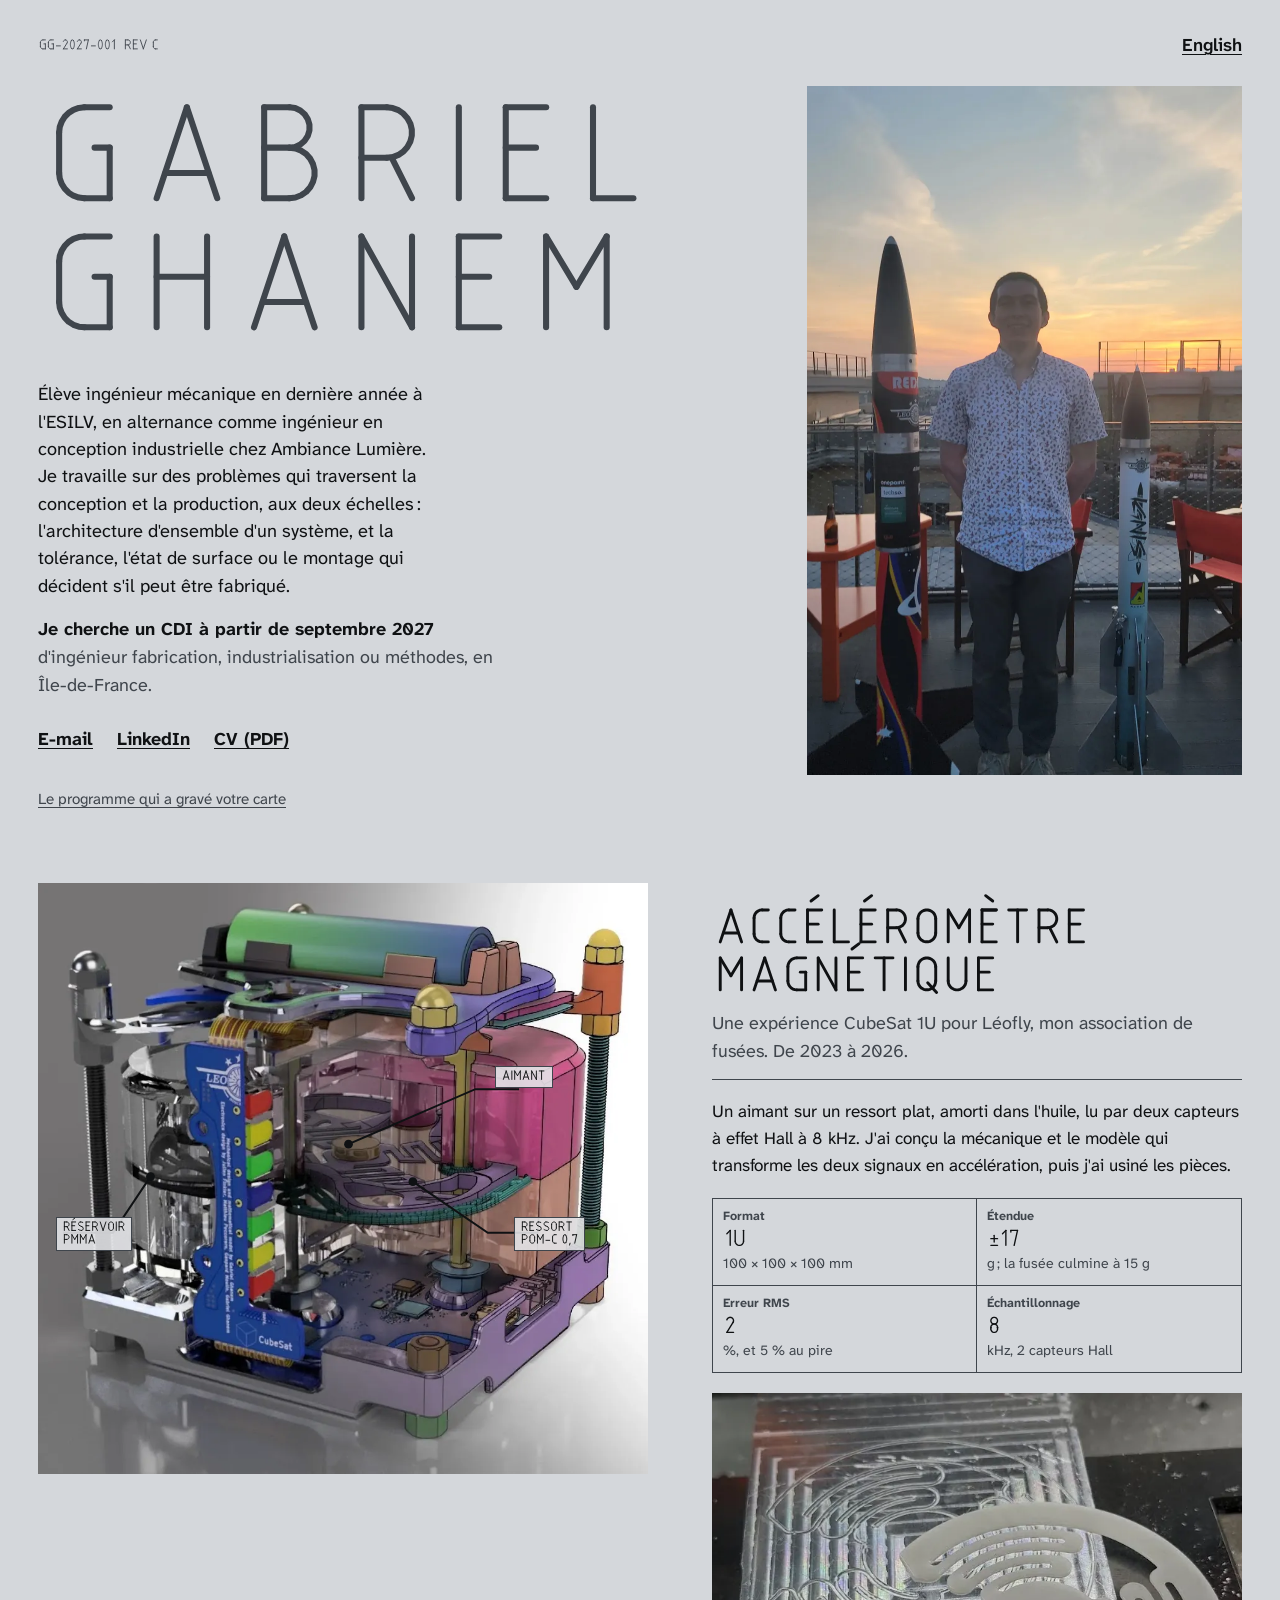
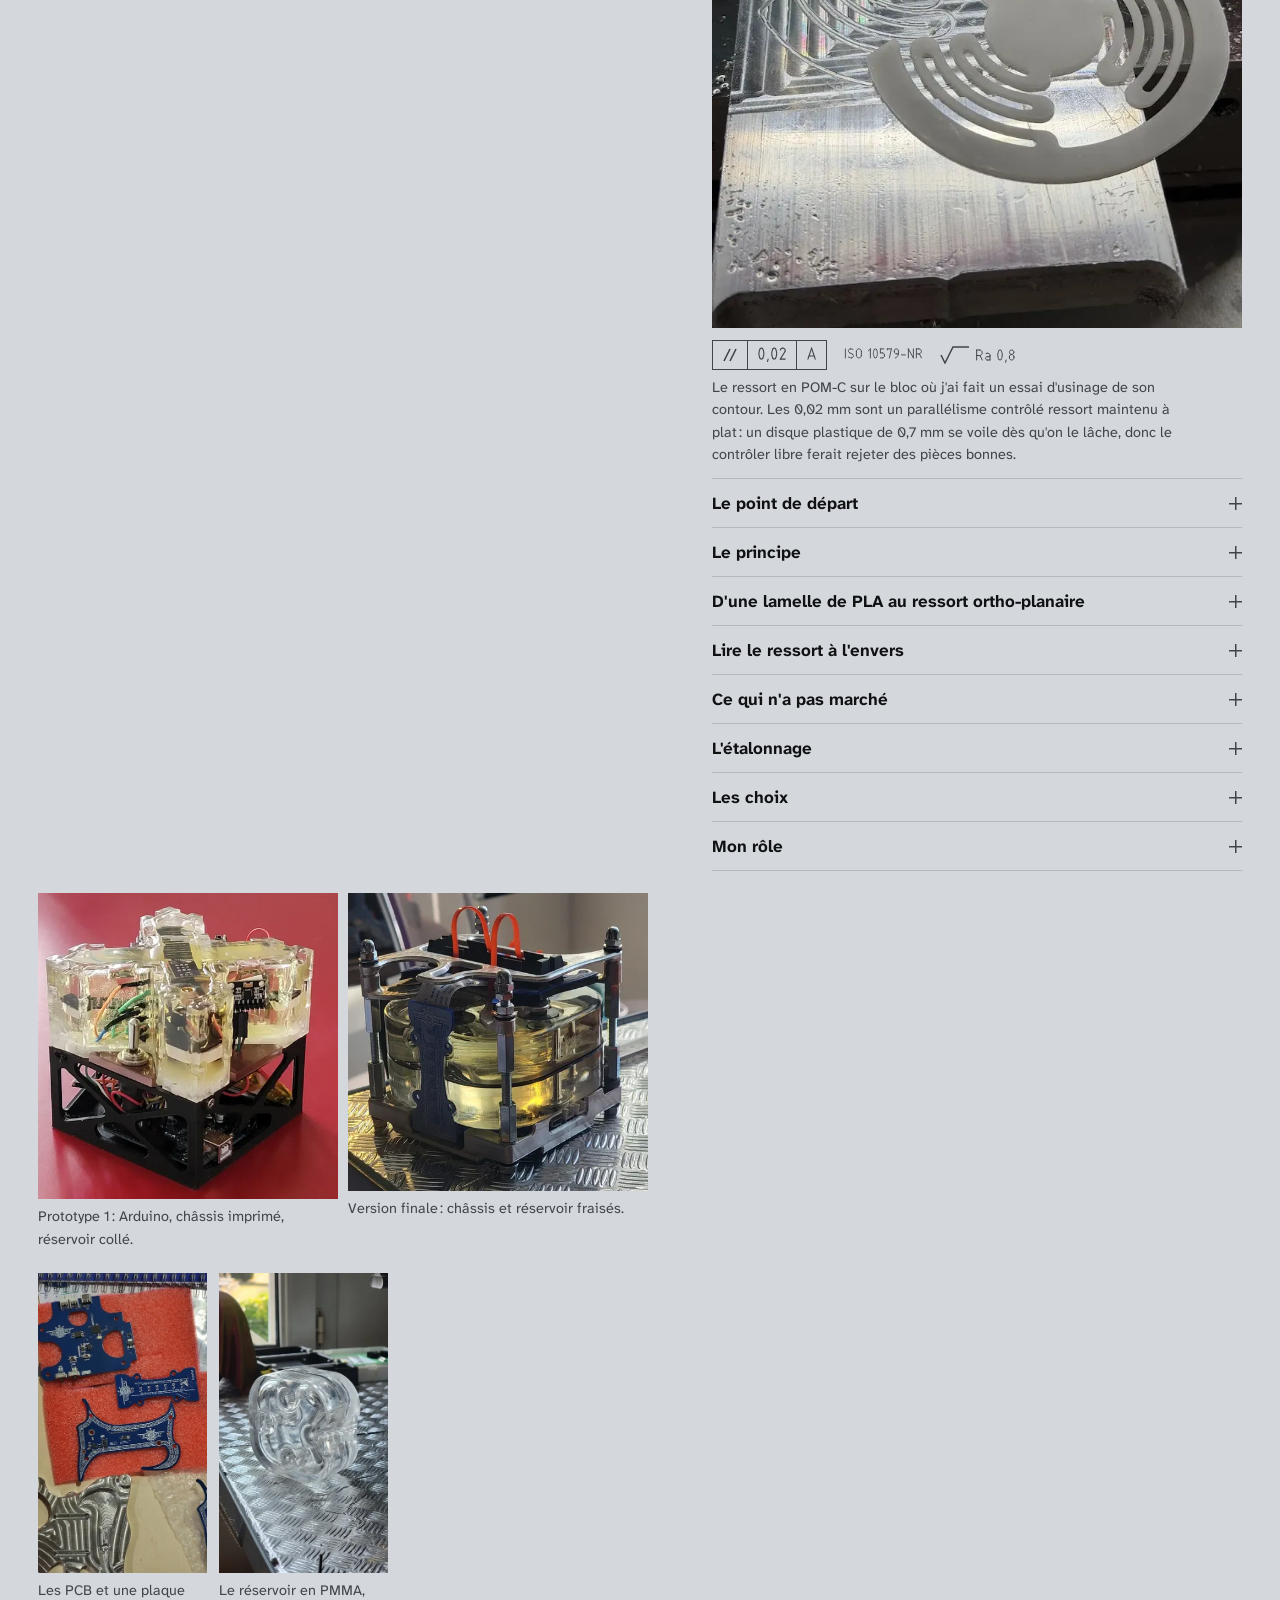
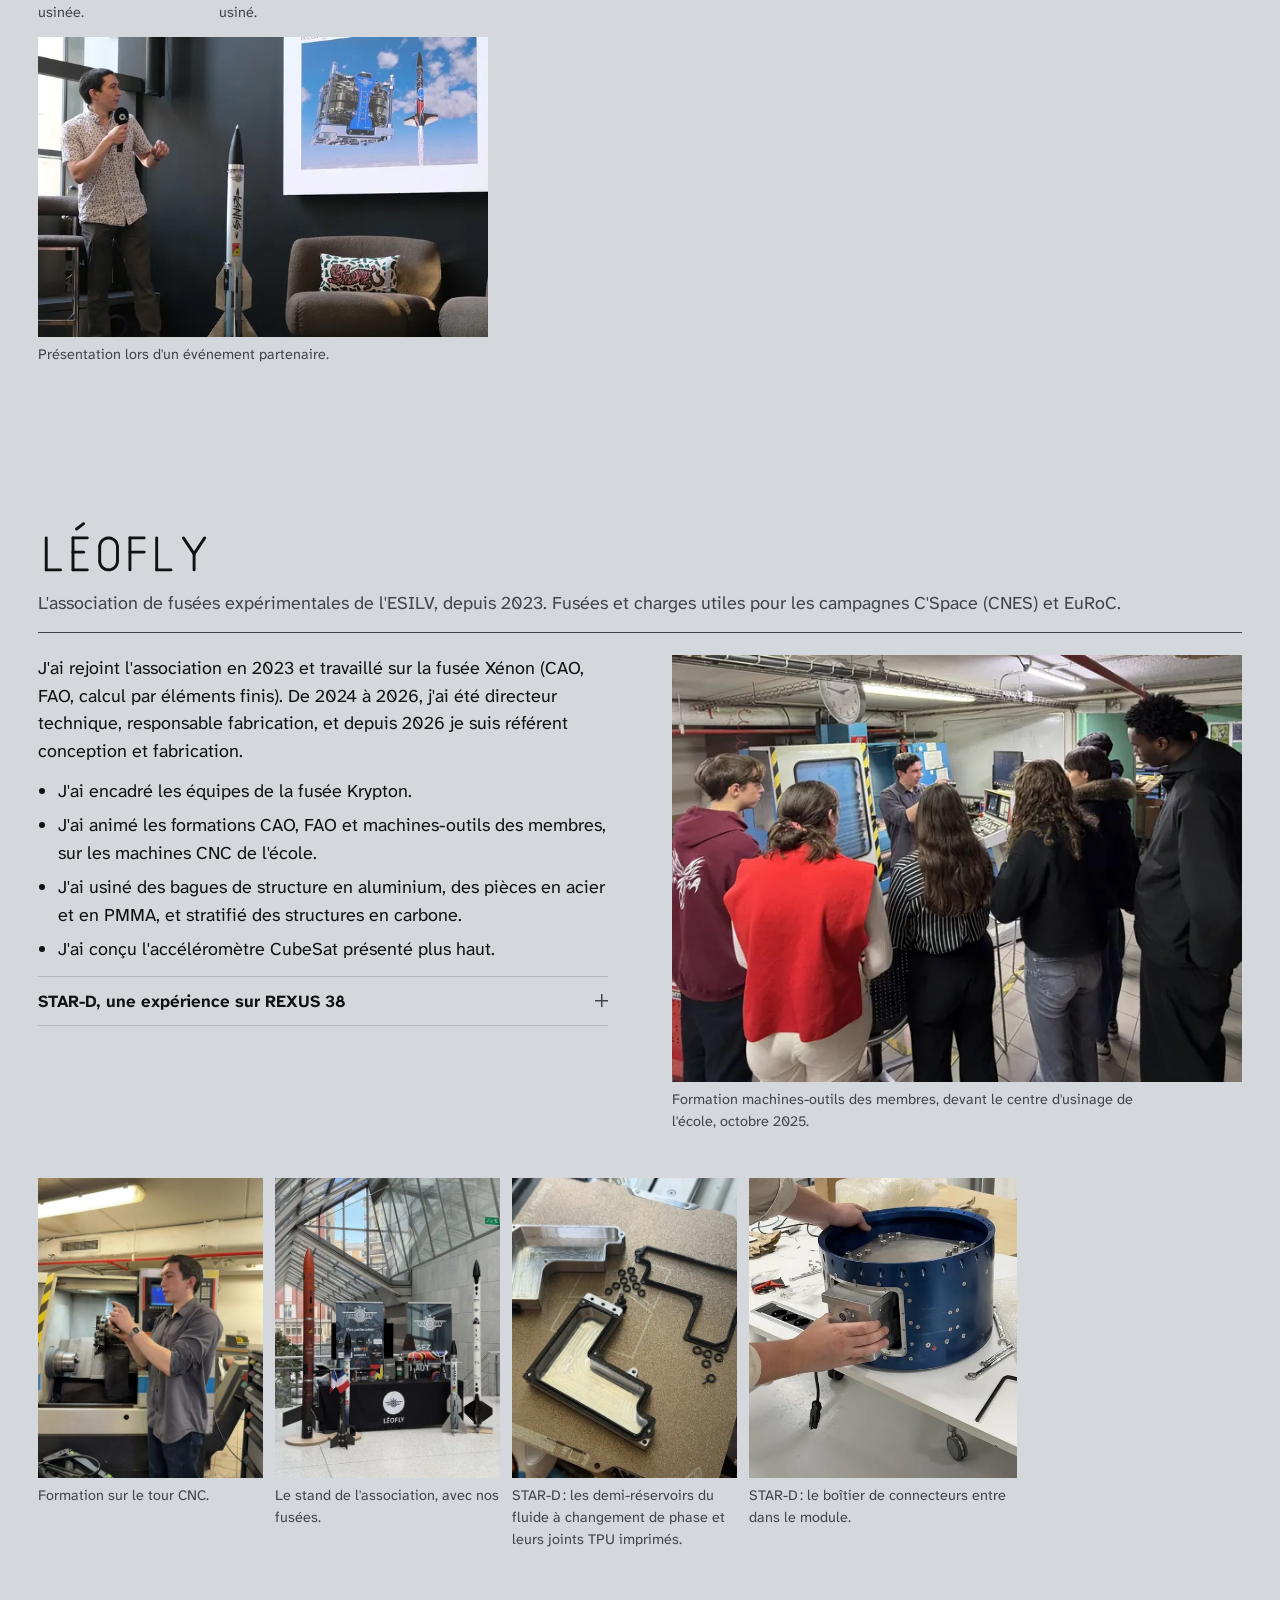
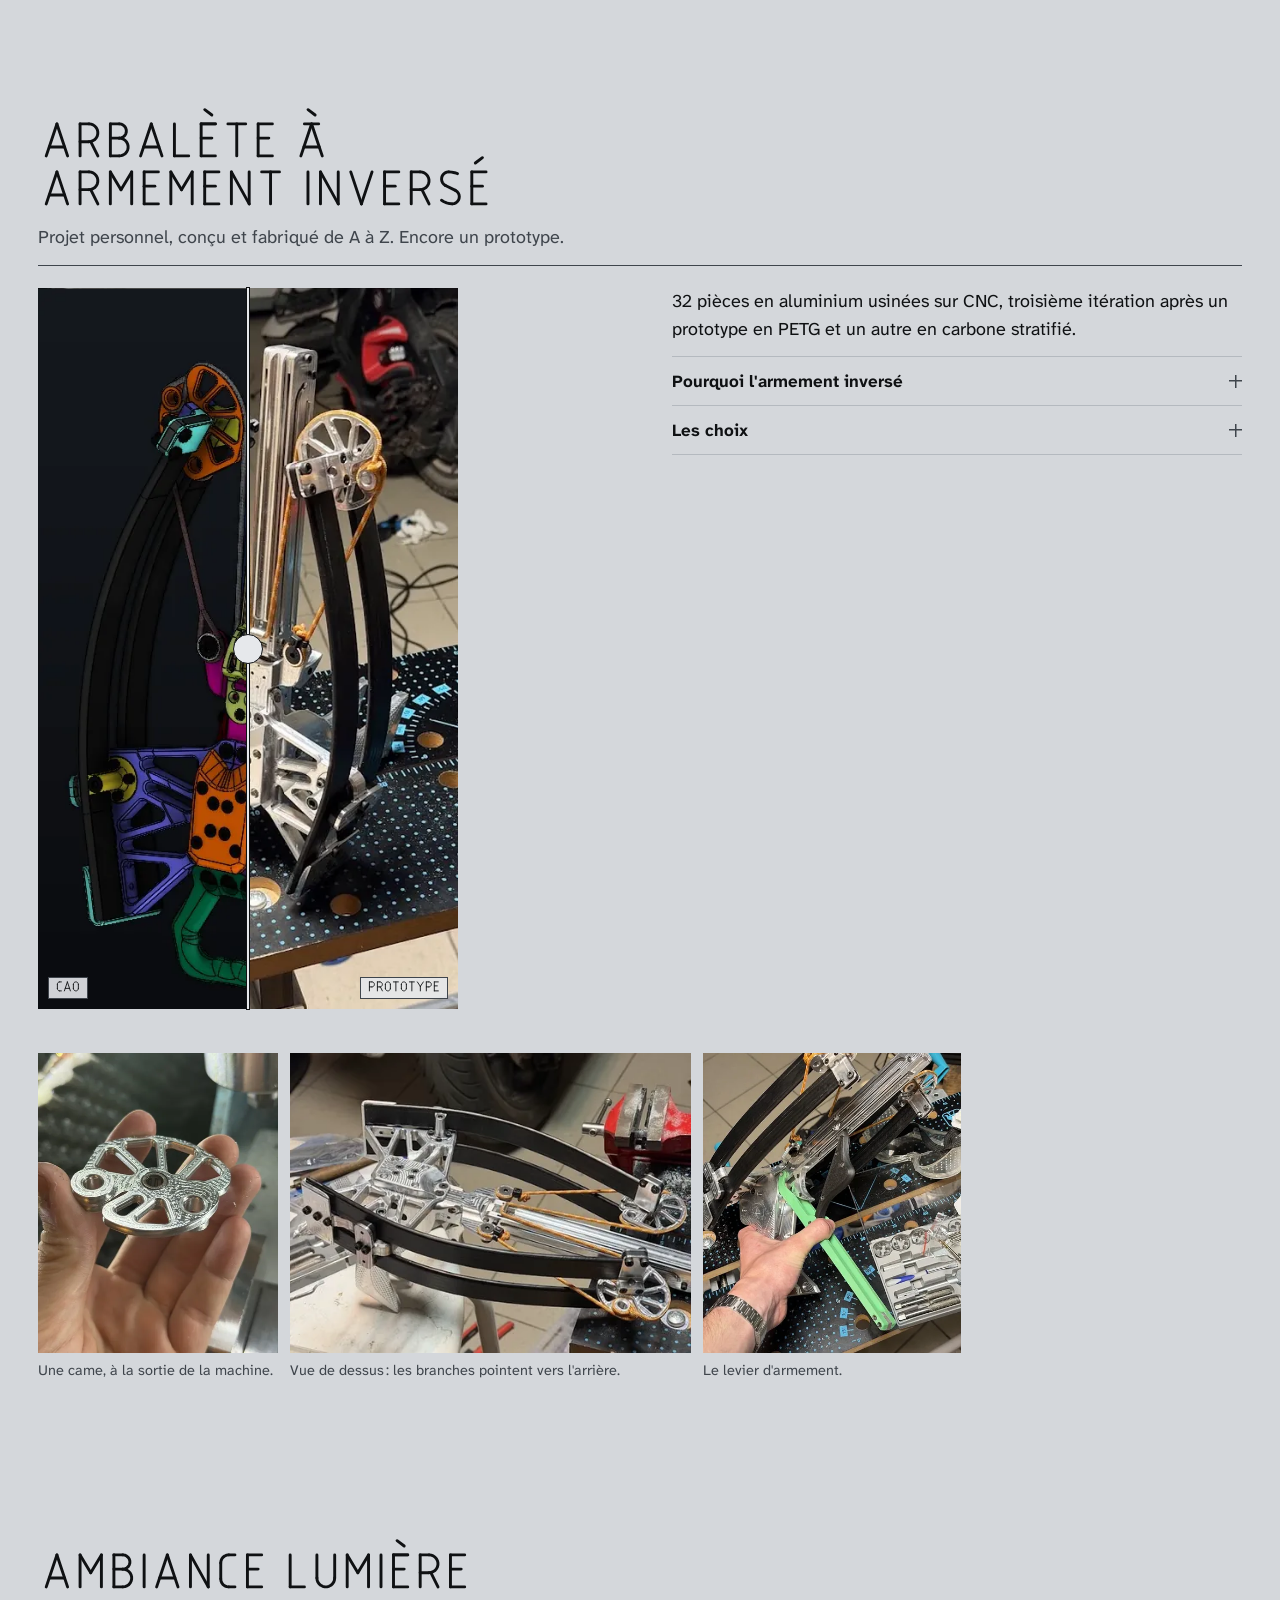
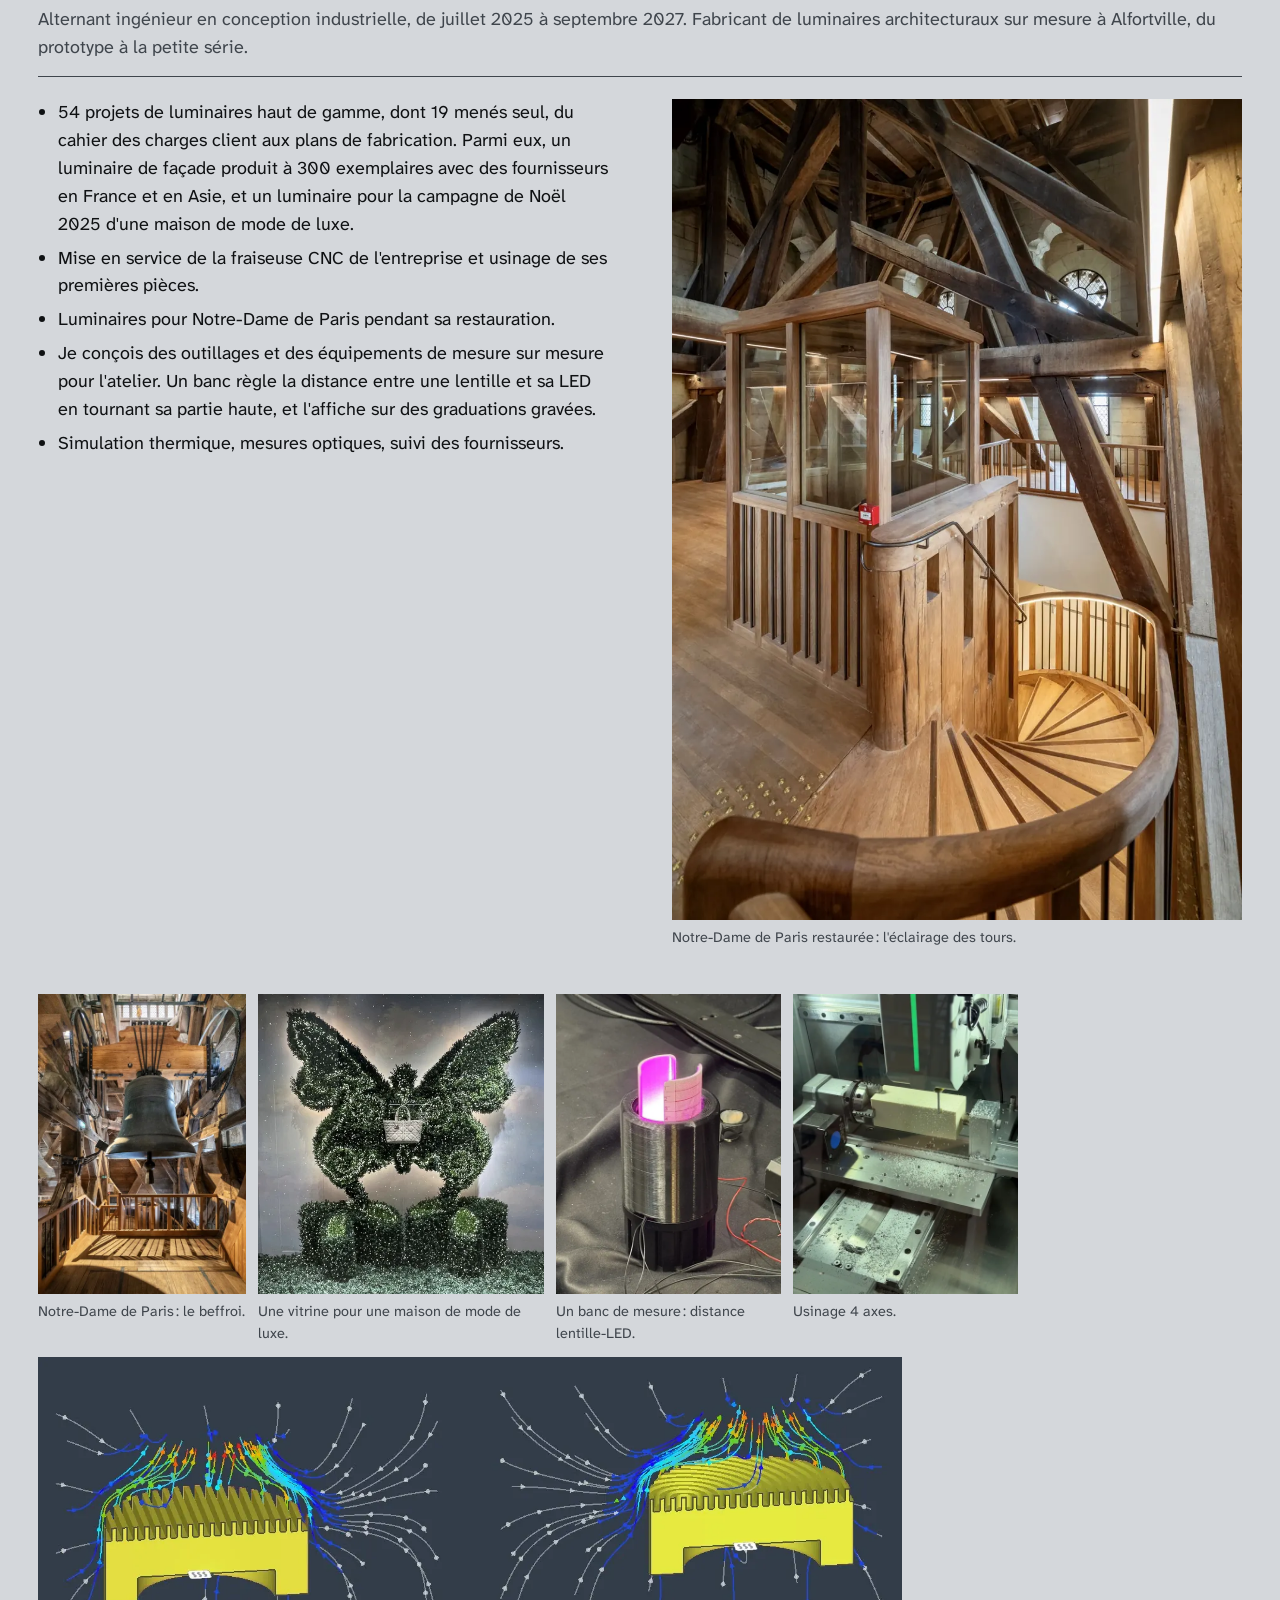
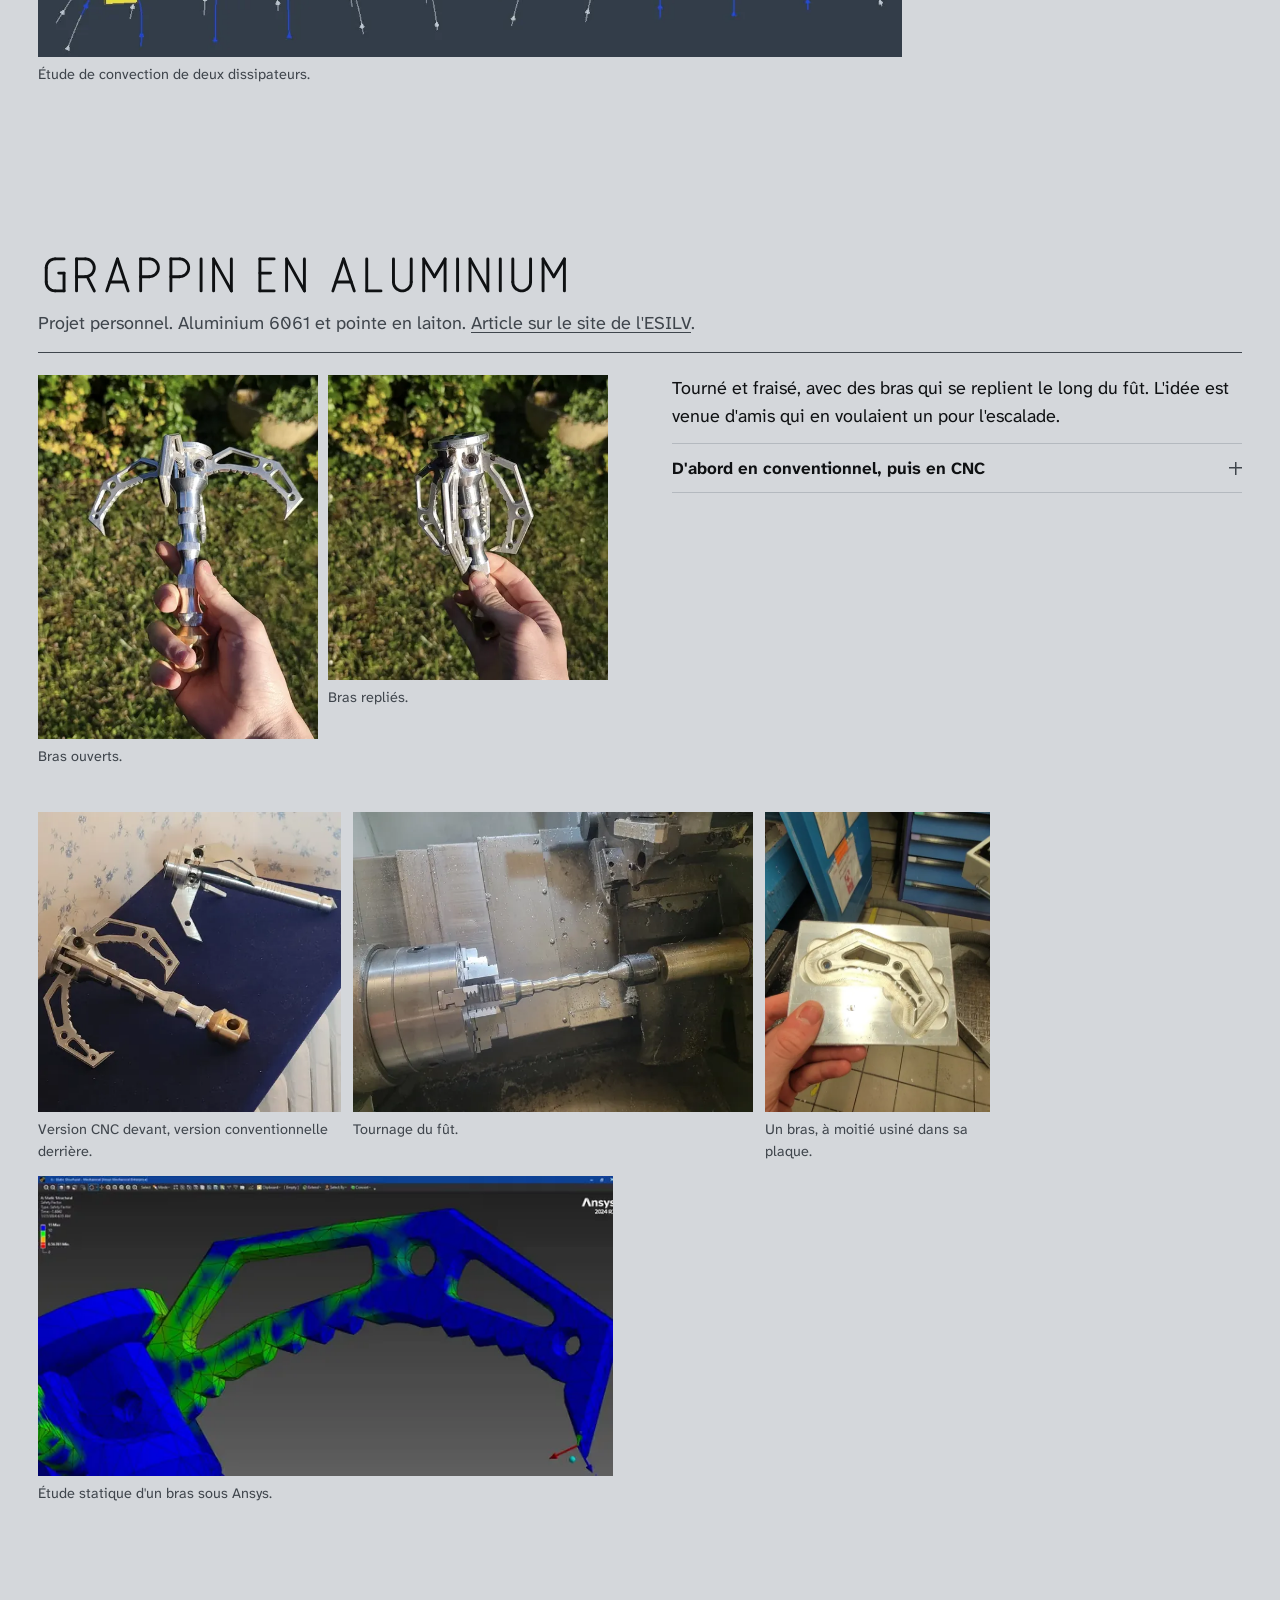
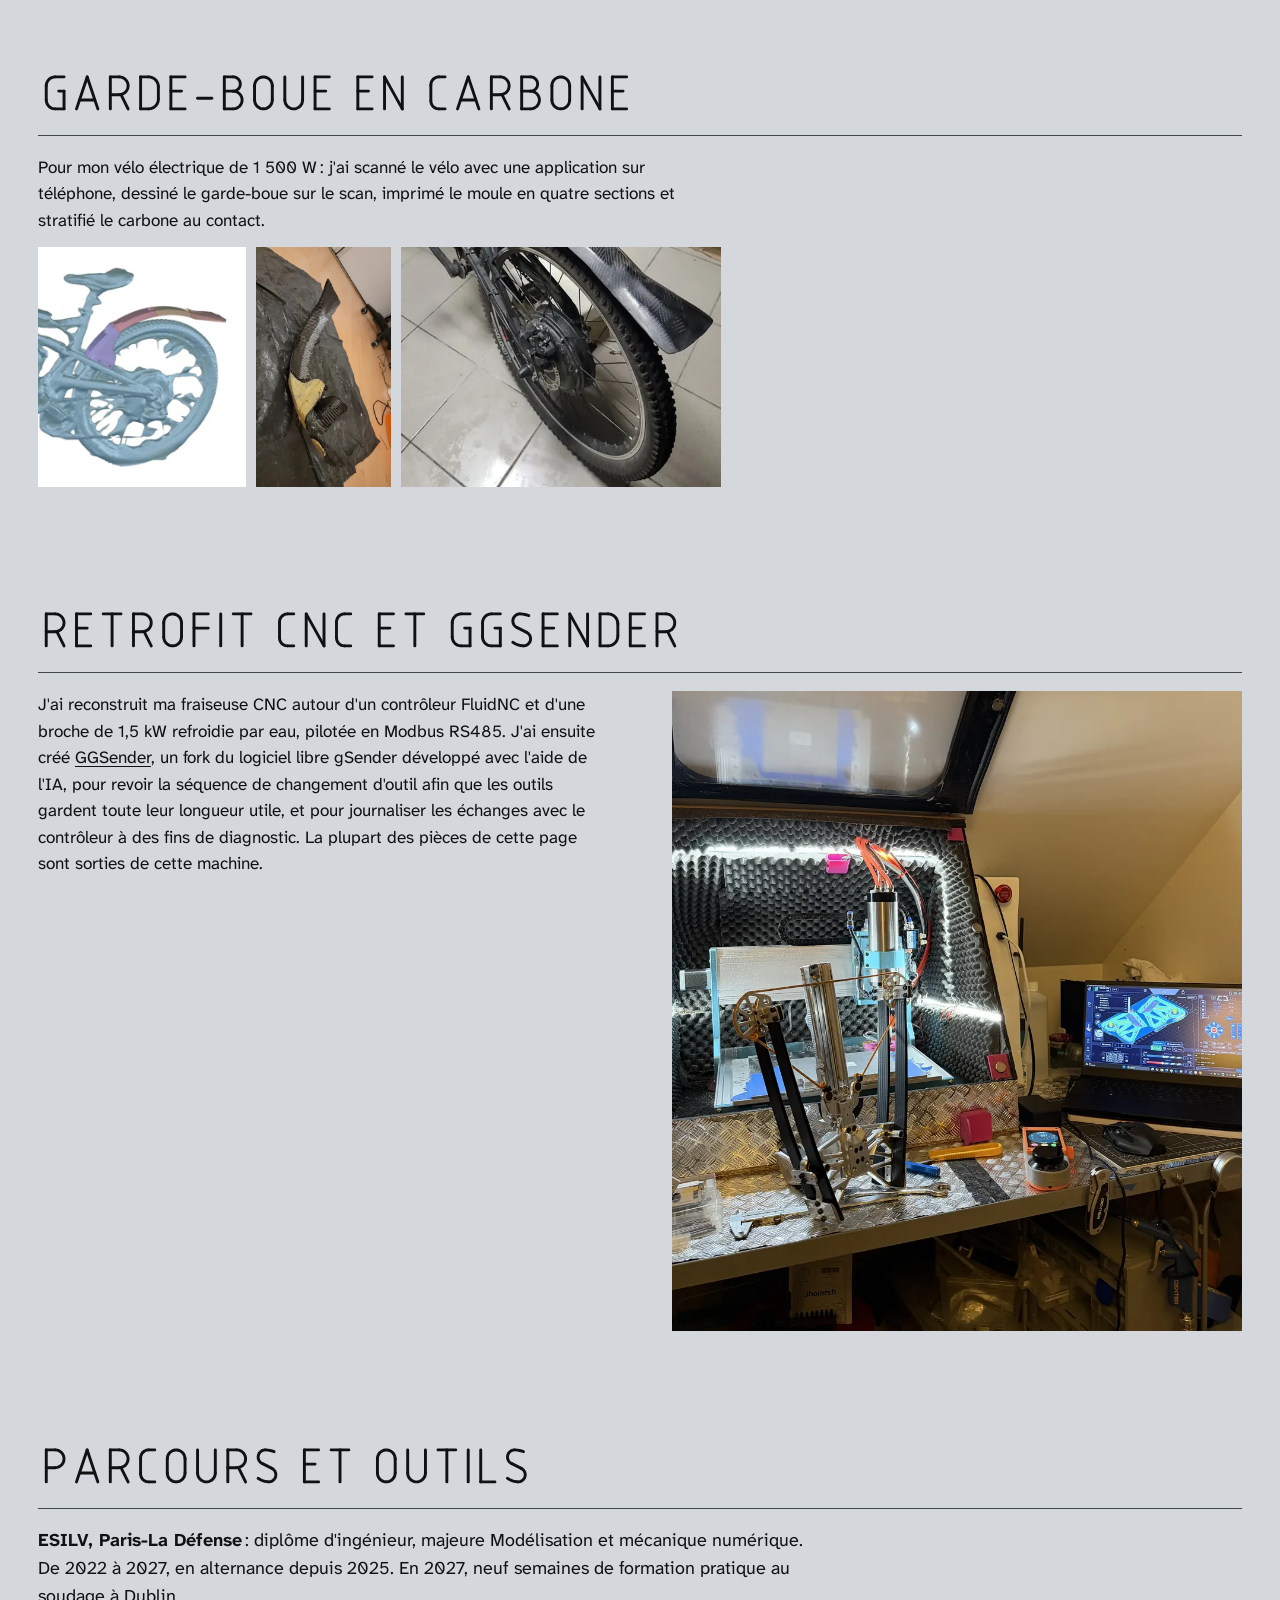
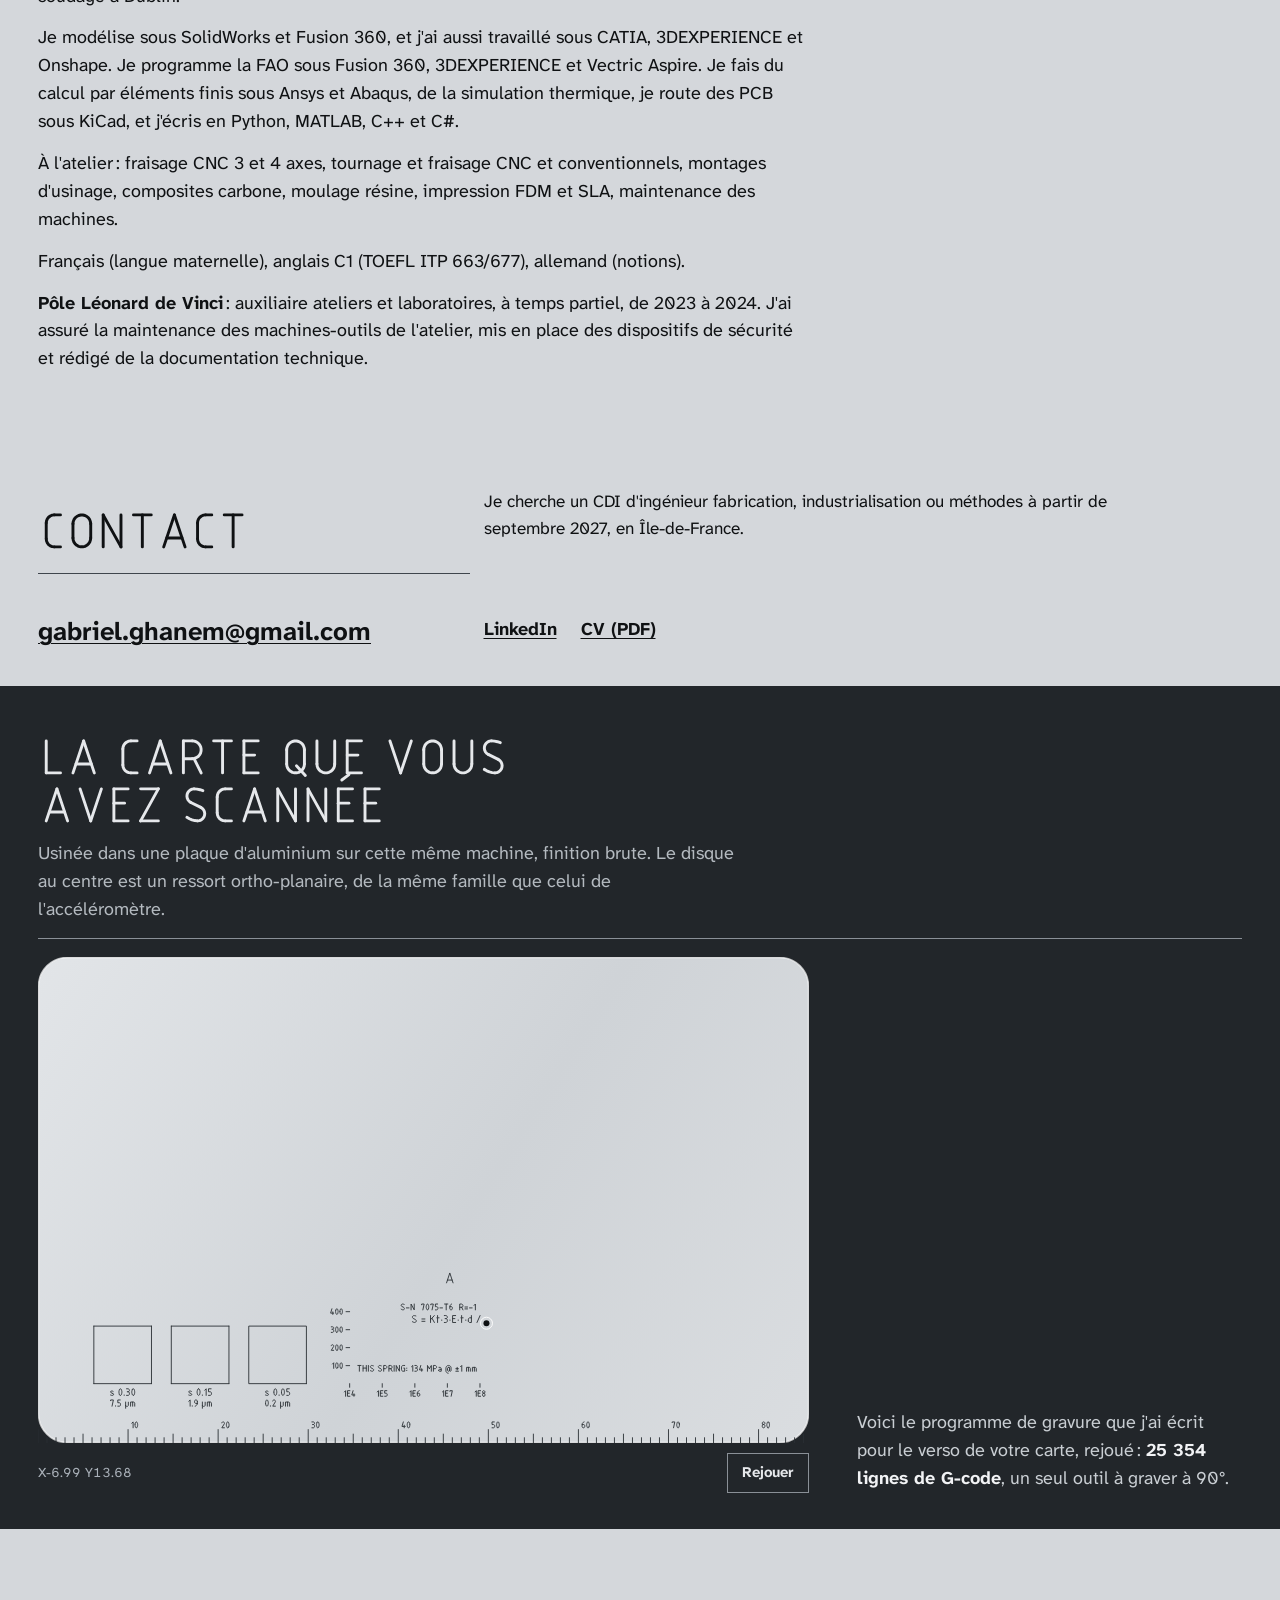
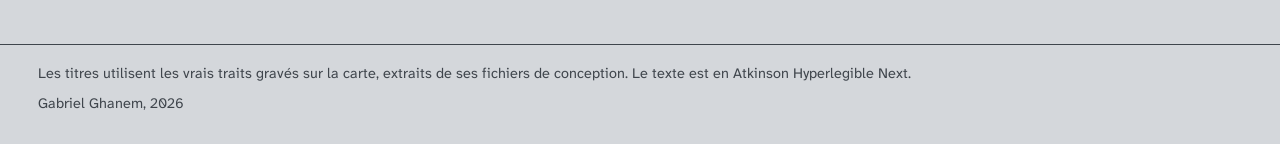
<file: docs/fr/index.html>
<!doctype html>
<html lang="fr">
<head>
<meta charset="utf-8">
<meta name="viewport" content="width=device-width, initial-scale=1, viewport-fit=cover">
<title>Gabriel Ghanem, ingénieur mécanique : conception et usinage</title>
<meta name="description" content="Élève ingénieur mécanique en dernière année à l&#x27;ESILV, en alternance comme ingénieur en conception industrielle, entre conception et production : un accéléromètre pour CubeSat, le réservoir d&#x27;une expérience REXUS, une arbalète à armement inversé. Je cherche un CDI en fabrication ou en méthodes à partir de septembre 2027.">
<link rel="canonical" href="https://gabrielgorithme.github.io/CNC-Business-card-/fr/">
<link rel="alternate" hreflang="en" href="https://gabrielgorithme.github.io/CNC-Business-card-/">
<link rel="alternate" hreflang="fr" href="https://gabrielgorithme.github.io/CNC-Business-card-/fr/">
<meta property="og:type" content="website">
<meta property="og:title" content="Gabriel Ghanem, ingénieur mécanique : conception et usinage">
<meta property="og:description" content="Élève ingénieur mécanique en dernière année à l&#x27;ESILV, en alternance comme ingénieur en conception industrielle, entre conception et production : un accéléromètre pour CubeSat, le réservoir d&#x27;une expérience REXUS, une arbalète à armement inversé. Je cherche un CDI en fabrication ou en méthodes à partir de septembre 2027.">
<meta property="og:url" content="https://gabrielgorithme.github.io/CNC-Business-card-/fr/">
<meta property="og:image" content="https://gabrielgorithme.github.io/CNC-Business-card-/assets/og.jpg">
<meta property="og:image:width" content="1200"><meta property="og:image:height" content="630">
<meta name="twitter:card" content="summary_large_image">
<meta name="theme-color" content="#d4d7db">
<link rel="icon" href="../favicon.svg" type="image/svg+xml">
<link rel="apple-touch-icon" href="../assets/apple-touch-icon.png">
<link rel="preload" href="../assets/fonts/atkinson-next.woff2" as="font" type="font/woff2" crossorigin>
<link rel="stylesheet" href="../assets/css/site.css?v=c1314919">
</head>
<body>
<header class="wrap hero">
  <div class="bar"><span class="lbl"><span class="sr">Pièce GG-2027-001, révision C</span><svg class="isocp " preserveAspectRatio="xMinYMid meet" viewBox="-0.88 -9.65 118.79 12.93" style="--h:1.4735;--ar:9.1878" aria-hidden="true" focusable="false"><g fill="none" stroke="currentColor" stroke-width="0.877" stroke-linecap="round" stroke-linejoin="round"><path d="M4.88,-4.88L6.34,-4.88"/><path d="M6.34,-4.88L6.34,0.00"/><path d="M6.34,0.00L3.90,0.00"/><path d="M1.46,-2.44L1.46,-6.34"/><path d="M3.90,-8.77L6.34,-8.77"/><path d="M1.46,-2.44L1.52,-1.90L1.71,-1.38L2.00,-0.92L2.38,-0.53L2.84,-0.24L3.36,-0.06L3.90,0.00"/><path d="M3.90,-8.77L3.36,-8.71L2.84,-8.53L2.38,-8.24L2.00,-7.86L1.71,-7.39L1.52,-6.88L1.46,-6.34"/><path d="M12.68,-4.88L14.14,-4.88"/><path d="M14.14,-4.88L14.14,0.00"/><path d="M14.14,0.00L11.70,0.00"/><path d="M9.27,-2.44L9.27,-6.34"/><path d="M11.70,-8.77L14.14,-8.77"/><path d="M9.27,-2.44L9.33,-1.90L9.51,-1.38L9.80,-0.92L10.19,-0.53L10.65,-0.24L11.16,-0.06L11.70,0.00"/><path d="M11.70,-8.77L11.16,-8.71L10.65,-8.53L10.19,-8.24L9.80,-7.86L9.51,-7.39L9.33,-6.88L9.27,-6.34"/><path d="M17.07,-2.93L20.97,-2.93"/><path d="M27.51,-5.80L23.90,0.00"/><path d="M23.90,0.00L27.80,0.00"/><path d="M25.85,-8.78L25.33,-8.71L24.84,-8.52L24.43,-8.20L24.10,-7.79L23.90,-7.31"/><path d="M27.51,-5.80L27.71,-6.28L27.80,-6.78L27.74,-7.30L27.55,-7.78L27.24,-8.19L26.84,-8.51L26.36,-8.71L25.85,-8.78"/><path d="M31.71,-8.29L31.28,-7.37L30.97,-6.40L30.79,-5.40L30.72,-4.38L30.79,-3.37L30.97,-2.37L31.28,-1.41L31.71,-0.49"/><path d="M33.65,-8.29L33.38,-8.55L33.05,-8.72L32.68,-8.78L32.31,-8.72L31.97,-8.55L31.71,-8.29"/><path d="M33.65,-0.49L34.08,-1.41L34.39,-2.37L34.57,-3.37L34.64,-4.38L34.57,-5.40L34.39,-6.40L34.08,-7.37L33.65,-8.29"/><path d="M31.71,-0.49L31.97,-0.22L32.31,-0.05L32.68,0.00L33.05,-0.05L33.38,-0.22L33.65,-0.49"/><path d="M41.17,-5.80L37.56,0.00"/><path d="M37.56,0.00L41.46,0.00"/><path d="M39.51,-8.78L38.99,-8.71L38.50,-8.52L38.09,-8.20L37.76,-7.79L37.56,-7.31"/><path d="M41.17,-5.80L41.37,-6.28L41.46,-6.78L41.40,-7.30L41.21,-7.78L40.90,-8.19L40.50,-8.51L40.02,-8.71L39.51,-8.78"/><path d="M46.33,0.00L48.28,-8.78"/><path d="M48.28,-8.78L44.38,-8.78"/><path d="M44.38,-8.78L44.38,-7.80"/><path d="M51.20,-2.93L55.11,-2.93"/><path d="M59.01,-8.29L58.58,-7.37L58.27,-6.40L58.09,-5.40L58.03,-4.38L58.09,-3.37L58.27,-2.37L58.58,-1.41L59.01,-0.49"/><path d="M60.96,-8.29L60.69,-8.55L60.36,-8.72L59.99,-8.78L59.62,-8.72L59.28,-8.55L59.01,-8.29"/><path d="M60.96,-0.49L61.39,-1.41L61.70,-2.37L61.88,-3.37L61.95,-4.38L61.88,-5.40L61.70,-6.40L61.39,-7.37L60.96,-8.29"/><path d="M59.01,-0.49L59.28,-0.22L59.62,-0.05L59.99,0.00L60.36,-0.05L60.69,-0.22L60.96,-0.49"/><path d="M65.85,-8.29L65.42,-7.37L65.11,-6.40L64.93,-5.40L64.86,-4.38L64.93,-3.37L65.11,-2.37L65.42,-1.41L65.85,-0.49"/><path d="M67.79,-8.29L67.52,-8.55L67.19,-8.72L66.82,-8.78L66.45,-8.72L66.11,-8.55L65.85,-8.29"/><path d="M67.79,-0.49L68.22,-1.41L68.53,-2.37L68.71,-3.37L68.78,-4.38L68.71,-5.40L68.53,-6.40L68.22,-7.37L67.79,-8.29"/><path d="M65.85,-0.49L66.11,-0.22L66.45,-0.05L66.82,0.00L67.19,-0.05L67.52,-0.22L67.79,-0.49"/><path d="M73.65,0.00L73.65,-8.77"/><path d="M73.65,-8.77L71.70,-6.83"/><path d="M84.38,0.00L84.38,-8.77"/><path d="M84.38,-8.77L86.82,-8.77"/><path d="M86.82,-3.90L84.38,-3.90"/><path d="M87.30,-3.90L89.25,0.00"/><path d="M86.82,-3.90L87.40,-3.97L87.95,-4.18L88.43,-4.51L88.82,-4.95L89.09,-5.47L89.23,-6.04L89.23,-6.63L89.09,-7.20L88.82,-7.72L88.43,-8.16L87.95,-8.50L87.40,-8.70L86.82,-8.77"/><path d="M96.07,0.00L92.18,0.00"/><path d="M92.18,0.00L92.18,-8.77"/><path d="M92.18,-8.77L96.07,-8.77"/><path d="M95.10,-4.88L92.18,-4.88"/><path d="M99.00,-8.77L101.93,0.00"/><path d="M101.93,0.00L104.84,-8.77"/><path d="M115.57,0.00L113.87,0.00"/><path d="M111.67,-2.20L111.67,-6.58"/><path d="M113.87,-8.77L115.57,-8.77"/><path d="M111.67,-2.20L111.75,-1.62L111.96,-1.10L112.31,-0.64L112.77,-0.29L113.30,-0.07L113.87,0.00"/><path d="M113.87,-8.77L113.30,-8.70L112.77,-8.48L112.31,-8.13L111.96,-7.68L111.75,-7.15L111.67,-6.58"/></g></svg></span><a href="../" hreflang="en" lang="en">English</a></div>
  <h1 class="name"><span class="sr">Gabriel Ghanem</span><svg class="isocp " preserveAspectRatio="xMinYMid meet" viewBox="-0.58 -9.36 61.13 24.80" style="--h:2.8269;--ar:2.4645" aria-hidden="true" focusable="false"><g fill="none" stroke="currentColor" stroke-width="0.585" stroke-linecap="round" stroke-linejoin="round"><path d="M4.88,-4.88L6.34,-4.88"/><path d="M6.34,-4.88L6.34,0.00"/><path d="M6.34,0.00L3.90,0.00"/><path d="M1.46,-2.44L1.46,-6.34"/><path d="M3.90,-8.77L6.34,-8.77"/><path d="M1.46,-2.44L1.52,-1.90L1.71,-1.38L2.00,-0.92L2.38,-0.53L2.84,-0.24L3.36,-0.06L3.90,0.00"/><path d="M3.90,-8.77L3.36,-8.71L2.84,-8.53L2.38,-8.24L2.00,-7.86L1.71,-7.39L1.52,-6.88L1.46,-6.34"/><path d="M10.87,0.00L13.79,-8.77"/><path d="M13.79,-8.77L16.72,0.00"/><path d="M15.86,-2.44L11.72,-2.44"/><path d="M21.25,0.00L23.69,0.00"/><path d="M23.69,-4.88L21.25,-4.88"/><path d="M23.69,-8.77L21.25,-8.77"/><path d="M21.25,-8.77L21.25,0.00"/><path d="M23.69,0.00L24.27,-0.07L24.82,-0.28L25.30,-0.61L25.69,-1.05L25.96,-1.57L26.11,-2.14L26.11,-2.73L25.96,-3.30L25.69,-3.82L25.30,-4.26L24.82,-4.59L24.27,-4.80L23.69,-4.88"/><path d="M23.69,-4.88L24.24,-4.95L24.74,-5.18L25.16,-5.55L25.46,-6.02L25.62,-6.55L25.62,-7.10L25.46,-7.64L25.16,-8.10L24.74,-8.46L24.24,-8.70L23.69,-8.77"/><path d="M30.64,0.00L30.64,-8.77"/><path d="M30.64,-8.77L33.08,-8.77"/><path d="M33.08,-3.90L30.64,-3.90"/><path d="M33.57,-3.90L35.52,0.00"/><path d="M33.08,-3.90L33.66,-3.97L34.21,-4.18L34.69,-4.51L35.08,-4.95L35.36,-5.47L35.50,-6.04L35.50,-6.63L35.36,-7.20L35.08,-7.72L34.69,-8.16L34.21,-8.50L33.66,-8.70L33.08,-8.77"/><path d="M40.04,0.00L40.04,-8.77"/><path d="M48.47,0.00L44.57,0.00"/><path d="M44.57,0.00L44.57,-8.77"/><path d="M44.57,-8.77L48.47,-8.77"/><path d="M47.49,-4.88L44.57,-4.88"/><path d="M52.99,-8.77L52.99,0.00"/><path d="M52.99,0.00L56.89,0.00"/><path d="M4.88,7.58L6.34,7.58"/><path d="M6.34,7.58L6.34,12.46"/><path d="M6.34,12.46L3.90,12.46"/><path d="M1.46,10.02L1.46,6.12"/><path d="M3.90,3.69L6.34,3.69"/><path d="M1.46,10.02L1.52,10.56L1.71,11.08L2.00,11.54L2.38,11.93L2.84,12.22L3.36,12.40L3.90,12.46"/><path d="M3.90,3.69L3.36,3.75L2.84,3.93L2.38,4.22L2.00,4.60L1.71,5.06L1.52,5.58L1.46,6.12"/><path d="M10.87,12.46L10.87,3.69"/><path d="M10.87,7.58L15.74,7.58"/><path d="M15.74,3.69L15.74,12.46"/><path d="M20.27,12.46L23.19,3.69"/><path d="M23.19,3.69L26.12,12.46"/><path d="M25.26,10.02L21.12,10.02"/><path d="M30.64,12.46L30.64,3.69"/><path d="M30.64,3.69L35.52,12.46"/><path d="M35.52,12.46L35.52,3.69"/><path d="M43.94,12.46L40.04,12.46"/><path d="M40.04,12.46L40.04,3.69"/><path d="M40.04,3.69L43.94,3.69"/><path d="M42.97,7.58L40.04,7.58"/><path d="M48.46,12.46L48.46,3.69"/><path d="M48.46,3.69L51.39,8.56"/><path d="M51.39,8.56L54.31,3.69"/><path d="M54.31,3.69L54.31,12.46"/></g></svg></h1>
  <div class="intro">
    <figure class="me"><img src="../assets/img/portrait-840.webp" srcset="../assets/img/portrait-420.webp 420w, ../assets/img/portrait-840.webp 840w" sizes="(min-width: 1000px) 34vw, 34vw" width="840" height="1330" alt="Gabriel sur un toit au coucher du soleil, entre deux fusées de Léofly." fetchpriority="high"></figure>
    <p class="lead">Élève ingénieur mécanique en dernière année à l'ESILV, en alternance comme ingénieur en conception industrielle chez Ambiance Lumière. Je travaille sur des problèmes qui traversent la conception et la production, aux deux échelles : l'architecture d'ensemble d'un système, et la tolérance, l'état de surface ou le montage qui décident s'il peut être fabriqué.</p>
  </div>
  <p class="avail"><strong>Je cherche un CDI à partir de septembre 2027</strong> d'ingénieur fabrication, industrialisation ou méthodes, en Île-de-France.</p>
  <nav class="links" aria-label="Contact"><a href="mailto:gabriel.ghanem@gmail.com">E-mail</a><a href="https://www.linkedin.com/in/gabriel-ghanem-02528a208">LinkedIn</a><a href="../assets/cv/gabriel-ghanem-cv-fr.pdf">CV (PDF)</a></nav>
  <p class="jump"><a href="#card">Le programme qui a gravé votre carte</a></p>
</header>

<main>
<section class="wrap project feature" id="cubesat" aria-labelledby="h-cubesat">
  <figure class="callouts bleed">
    <img src="../assets/img/cubesat-section-976.webp" srcset="../assets/img/cubesat-section-640.webp 640w, ../assets/img/cubesat-section-976.webp 976w" sizes="(min-width: 1000px) 55vw, 100vw" width="976" height="945" alt="Rendu en coupe de l&#x27;accéléromètre : un aimant sur un ressort plat dans un réservoir d&#x27;huile transparent, les PCB en dessous, un châssis en aluminium." loading="lazy" decoding="async">
    <svg class="leaders" viewBox="0 0 976 945" preserveAspectRatio="none" aria-hidden="true">
      <g stroke="#0f1113" stroke-width="2" fill="none" vector-effect="non-scaling-stroke"><path vector-effect="non-scaling-stroke" d="M497,418 L700,330 L770,330"/><path vector-effect="non-scaling-stroke" d="M600,478 L720,560 L800,560"/><path vector-effect="non-scaling-stroke" d="M180,470 L120,560 L40,560"/></g>
      <g fill="#0f1113"><circle cx="497" cy="418" r="7"/><circle cx="600" cy="478" r="7"/><circle cx="180" cy="470" r="7"/></g>
    </svg>
    <span class="callout" style="left:75%;top:31%"><span class="sr">AIMANT</span><svg class="isocp " preserveAspectRatio="xMinYMid meet" viewBox="-0.97 -9.75 46.80 13.12" style="--h:1.4958;--ar:3.5661" aria-hidden="true" focusable="false"><g fill="none" stroke="currentColor" stroke-width="0.975" stroke-linecap="round" stroke-linejoin="round"><path d="M1.46,0.00L4.39,-8.77"/><path d="M4.39,-8.77L7.31,0.00"/><path d="M6.46,-2.44L2.31,-2.44"/><path d="M10.24,0.00L10.24,-8.77"/><path d="M13.16,0.00L13.16,-8.77"/><path d="M13.16,-8.77L16.09,-3.90"/><path d="M16.09,-3.90L19.01,-8.77"/><path d="M19.01,-8.77L19.01,0.00"/><path d="M21.94,0.00L24.86,-8.77"/><path d="M24.86,-8.77L27.79,0.00"/><path d="M26.94,-2.44L22.79,-2.44"/><path d="M30.71,0.00L30.71,-8.77"/><path d="M30.71,-8.77L35.59,0.00"/><path d="M35.59,0.00L35.59,-8.77"/><path d="M40.95,0.00L40.95,-8.77"/><path d="M38.51,-8.77L43.39,-8.77"/></g></svg></span>
    <span class="callout" style="left:78%;top:56.5%"><span class="sr">RESSORT POM-C 0,7</span><svg class="isocp " preserveAspectRatio="xMinYMid meet" viewBox="-0.97 -9.75 60.93 26.28" style="--h:2.9958;--ar:2.3180" aria-hidden="true" focusable="false"><g fill="none" stroke="currentColor" stroke-width="0.975" stroke-linecap="round" stroke-linejoin="round"><path d="M1.46,0.00L1.46,-8.77"/><path d="M1.46,-8.77L3.90,-8.77"/><path d="M3.90,-3.90L1.46,-3.90"/><path d="M4.39,-3.90L6.34,0.00"/><path d="M3.90,-3.90L4.48,-3.97L5.03,-4.18L5.51,-4.51L5.90,-4.95L6.18,-5.47L6.32,-6.04L6.32,-6.63L6.18,-7.20L5.90,-7.72L5.51,-8.16L5.03,-8.50L4.48,-8.70L3.90,-8.77"/><path d="M13.16,0.00L9.26,0.00"/><path d="M9.26,0.00L9.26,-8.77"/><path d="M9.26,-8.77L13.16,-8.77"/><path d="M12.19,-4.88L9.26,-4.88"/><path d="M17.16,-5.07L19.89,-3.71"/><path d="M20.48,-8.29L19.68,-8.55L18.87,-8.71L18.04,-8.77"/><path d="M18.04,-8.77L17.52,-8.71L17.05,-8.50L16.63,-8.18L16.32,-7.75L16.14,-7.27L16.09,-6.75L16.18,-6.24L16.39,-5.77L16.73,-5.36L17.16,-5.07"/><path d="M19.01,0.00L19.53,-0.07L20.01,-0.28L20.42,-0.60L20.73,-1.02L20.91,-1.50L20.97,-2.02L20.88,-2.54L20.66,-3.01L20.32,-3.41L19.89,-3.71"/><path d="M16.08,-0.97L16.76,-0.58L17.48,-0.28L18.24,-0.09L19.01,0.00"/><path d="M24.97,-5.07L27.69,-3.71"/><path d="M28.28,-8.29L27.49,-8.55L26.67,-8.71L25.84,-8.77"/><path d="M25.84,-8.77L25.32,-8.71L24.85,-8.50L24.44,-8.18L24.13,-7.75L23.95,-7.27L23.90,-6.75L23.99,-6.24L24.20,-5.77L24.53,-5.36L24.97,-5.07"/><path d="M26.82,0.00L27.34,-0.07L27.82,-0.28L28.22,-0.60L28.53,-1.02L28.71,-1.50L28.77,-2.02L28.69,-2.54L28.46,-3.01L28.13,-3.41L27.69,-3.71"/><path d="M23.89,-0.97L24.56,-0.58L25.29,-0.28L26.05,-0.09L26.82,0.00"/><path d="M31.69,-2.44L31.69,-6.34"/><path d="M36.57,-6.34L36.57,-2.44"/><path d="M36.57,-6.34L36.49,-6.92L36.29,-7.47L35.95,-7.95L35.51,-8.34L34.99,-8.62L34.42,-8.75L33.83,-8.75L33.26,-8.62L32.74,-8.34L32.30,-7.95L31.97,-7.47L31.76,-6.92L31.69,-6.34"/><path d="M31.69,-2.44L31.76,-1.86L31.97,-1.30L32.30,-0.82L32.74,-0.43L33.26,-0.15L33.83,-0.02L34.42,-0.02L34.99,-0.15L35.51,-0.43L35.95,-0.82L36.29,-1.30L36.49,-1.86L36.57,-2.44"/><path d="M39.49,0.00L39.49,-8.77"/><path d="M39.49,-8.77L41.93,-8.77"/><path d="M41.93,-3.90L39.49,-3.90"/><path d="M42.42,-3.90L44.37,0.00"/><path d="M41.93,-3.90L42.51,-3.97L43.06,-4.18L43.54,-4.51L43.93,-4.95L44.21,-5.47L44.35,-6.04L44.35,-6.63L44.21,-7.20L43.93,-7.72L43.54,-8.16L43.06,-8.50L42.51,-8.70L41.93,-8.77"/><path d="M49.73,0.00L49.73,-8.77"/><path d="M47.29,-8.77L52.17,-8.77"/><path d="M1.47,13.16L1.47,4.39"/><path d="M1.47,4.39L3.91,4.39"/><path d="M3.91,9.26L1.47,9.26"/><path d="M3.91,9.26L4.49,9.19L5.04,8.98L5.53,8.64L5.91,8.21L6.19,7.69L6.32,7.11L6.32,6.53L6.19,5.96L5.91,5.44L5.53,4.99L5.04,4.67L4.49,4.46L3.91,4.39"/><path d="M9.26,10.72L9.26,6.82"/><path d="M14.13,6.82L14.13,10.72"/><path d="M14.13,6.82L14.05,6.24L13.85,5.69L13.51,5.21L13.07,4.82L12.55,4.54L11.98,4.41L11.40,4.41L10.83,4.54L10.31,4.82L9.86,5.21L9.54,5.69L9.32,6.24L9.26,6.82"/><path d="M9.26,10.72L9.32,11.30L9.54,11.86L9.86,12.34L10.31,12.73L10.83,13.01L11.40,13.14L11.98,13.14L12.55,13.01L13.07,12.73L13.51,12.34L13.85,11.86L14.05,11.30L14.13,10.72"/><path d="M17.05,13.16L17.05,4.39"/><path d="M17.05,4.39L19.98,9.26"/><path d="M19.98,9.26L22.90,4.39"/><path d="M22.90,4.39L22.90,13.16"/><path d="M25.83,10.23L29.73,10.23"/><path d="M36.56,13.16L34.86,13.16"/><path d="M32.66,10.96L32.66,6.58"/><path d="M34.86,4.39L36.56,4.39"/><path d="M32.66,10.96L32.73,11.54L32.95,12.06L33.30,12.52L33.76,12.87L34.28,13.09L34.86,13.16"/><path d="M34.86,4.39L34.28,4.46L33.76,4.68L33.30,5.03L32.95,5.48L32.73,6.01L32.66,6.58"/><path d="M44.36,4.87L43.93,5.79L43.62,6.76L43.45,7.76L43.38,8.78L43.45,9.79L43.62,10.79L43.93,11.75L44.36,12.67"/><path d="M46.31,4.87L46.04,4.61L45.71,4.44L45.34,4.38L44.97,4.44L44.63,4.61L44.36,4.87"/><path d="M46.31,12.67L46.74,11.75L47.05,10.79L47.23,9.79L47.30,8.78L47.23,7.76L47.05,6.76L46.74,5.79L46.31,4.87"/><path d="M44.36,12.67L44.63,12.94L44.97,13.11L45.34,13.16L45.71,13.11L46.04,12.94L46.31,12.67"/><path d="M50.22,15.11L50.70,13.16"/><path d="M55.57,13.16L57.52,4.38"/><path d="M57.52,4.38L53.62,4.38"/><path d="M53.62,4.38L53.62,5.36"/></g></svg></span>
    <span class="callout" style="left:3%;top:56.5%"><span class="sr">RÉSERVOIR PMMA</span><svg class="isocp " preserveAspectRatio="xMinYMid meet" viewBox="-0.97 -9.75 66.30 26.28" style="--h:2.9958;--ar:2.5224" aria-hidden="true" focusable="false"><g fill="none" stroke="currentColor" stroke-width="0.975" stroke-linecap="round" stroke-linejoin="round"><path d="M1.46,0.00L1.46,-8.77"/><path d="M1.46,-8.77L3.90,-8.77"/><path d="M3.90,-3.90L1.46,-3.90"/><path d="M4.39,-3.90L6.34,0.00"/><path d="M3.90,-3.90L4.48,-3.97L5.03,-4.18L5.51,-4.51L5.90,-4.95L6.18,-5.47L6.32,-6.04L6.32,-6.63L6.18,-7.20L5.90,-7.72L5.51,-8.16L5.03,-8.50L4.48,-8.70L3.90,-8.77"/><path d="M13.16,0.00L9.26,0.00"/><path d="M9.26,0.00L9.26,-8.77"/><path d="M9.26,-8.77L13.16,-8.77"/><path d="M12.18,-4.87L9.26,-4.87"/><path d="M10.24,-11.21L12.18,-12.67"/><path d="M17.17,-5.07L19.90,-3.71"/><path d="M20.48,-8.29L19.69,-8.55L18.88,-8.71L18.05,-8.77"/><path d="M18.05,-8.77L17.53,-8.71L17.06,-8.50L16.64,-8.18L16.33,-7.75L16.15,-7.27L16.10,-6.75L16.19,-6.24L16.40,-5.77L16.74,-5.36L17.17,-5.07"/><path d="M19.02,0.00L19.54,-0.07L20.02,-0.28L20.43,-0.60L20.73,-1.02L20.92,-1.50L20.98,-2.02L20.89,-2.54L20.67,-3.01L20.33,-3.41L19.90,-3.71"/><path d="M16.09,-0.97L16.77,-0.58L17.49,-0.28L18.25,-0.09L19.02,0.00"/><path d="M27.80,0.00L23.90,0.00"/><path d="M23.90,0.00L23.90,-8.77"/><path d="M23.90,-8.77L27.80,-8.77"/><path d="M26.82,-4.88L23.90,-4.88"/><path d="M30.72,0.00L30.72,-8.77"/><path d="M30.72,-8.77L33.16,-8.77"/><path d="M33.16,-3.90L30.72,-3.90"/><path d="M33.65,-3.90L35.60,0.00"/><path d="M33.16,-3.90L33.74,-3.97L34.29,-4.18L34.77,-4.51L35.16,-4.95L35.44,-5.47L35.58,-6.04L35.58,-6.63L35.44,-7.20L35.16,-7.72L34.77,-8.16L34.29,-8.50L33.74,-8.70L33.16,-8.77"/><path d="M38.52,-8.77L41.45,0.00"/><path d="M41.45,0.00L44.37,-8.77"/><path d="M47.29,-2.44L47.29,-6.34"/><path d="M52.16,-6.34L52.16,-2.44"/><path d="M52.16,-6.34L52.09,-6.92L51.88,-7.47L51.55,-7.95L51.10,-8.34L50.58,-8.62L50.02,-8.75L49.43,-8.75L48.86,-8.62L48.34,-8.34L47.90,-7.95L47.57,-7.47L47.36,-6.92L47.29,-6.34"/><path d="M47.29,-2.44L47.36,-1.86L47.57,-1.30L47.90,-0.82L48.34,-0.43L48.86,-0.15L49.43,-0.02L50.02,-0.02L50.58,-0.15L51.10,-0.43L51.55,-0.82L51.88,-1.30L52.09,-1.86L52.16,-2.44"/><path d="M55.09,0.00L55.09,-8.77"/><path d="M58.01,0.00L58.01,-8.77"/><path d="M58.01,-8.77L60.45,-8.77"/><path d="M60.45,-3.90L58.01,-3.90"/><path d="M60.94,-3.90L62.89,0.00"/><path d="M60.45,-3.90L61.04,-3.97L61.59,-4.18L62.07,-4.51L62.46,-4.95L62.73,-5.47L62.87,-6.04L62.87,-6.63L62.73,-7.20L62.46,-7.72L62.07,-8.16L61.59,-8.50L61.04,-8.70L60.45,-8.77"/><path d="M1.47,13.16L1.47,4.39"/><path d="M1.47,4.39L3.91,4.39"/><path d="M3.91,9.26L1.47,9.26"/><path d="M3.91,9.26L4.49,9.19L5.04,8.98L5.53,8.64L5.91,8.21L6.19,7.69L6.32,7.11L6.32,6.53L6.19,5.96L5.91,5.44L5.53,4.99L5.04,4.67L4.49,4.46L3.91,4.39"/><path d="M9.26,13.16L9.26,4.39"/><path d="M9.26,4.39L12.18,9.26"/><path d="M12.18,9.26L15.11,4.39"/><path d="M15.11,4.39L15.11,13.16"/><path d="M18.03,13.16L18.03,4.39"/><path d="M18.03,4.39L20.96,9.26"/><path d="M20.96,9.26L23.88,4.39"/><path d="M23.88,4.39L23.88,13.16"/><path d="M26.81,13.16L29.73,4.39"/><path d="M29.73,4.39L32.66,13.16"/><path d="M31.81,10.72L27.66,10.72"/></g></svg></span>
  </figure>
  <div class="head"><h2 id="h-cubesat"><span class="sr">Accéléromètre magnétique</span><svg class="isocp " preserveAspectRatio="xMinYMid meet" viewBox="-0.80 -9.57 104.63 25.93" style="--h:2.9554;--ar:4.0350" aria-hidden="true" focusable="false"><g fill="none" stroke="currentColor" stroke-width="0.798" stroke-linecap="round" stroke-linejoin="round"><path d="M1.46,0.00L4.39,-8.77"/><path d="M4.39,-8.77L7.31,0.00"/><path d="M6.46,-2.44L2.31,-2.44"/><path d="M14.64,0.00L12.94,0.00"/><path d="M10.74,-2.20L10.74,-6.58"/><path d="M12.94,-8.77L14.64,-8.77"/><path d="M10.74,-2.20L10.81,-1.62L11.03,-1.10L11.38,-0.64L11.84,-0.29L12.36,-0.07L12.94,0.00"/><path d="M12.94,-8.77L12.36,-8.70L11.84,-8.48L11.38,-8.13L11.03,-7.68L10.81,-7.15L10.74,-6.58"/><path d="M21.96,0.00L20.26,0.00"/><path d="M18.06,-2.20L18.06,-6.58"/><path d="M20.26,-8.77L21.96,-8.77"/><path d="M18.06,-2.20L18.14,-1.62L18.36,-1.10L18.70,-0.64L19.16,-0.29L19.69,-0.07L20.26,0.00"/><path d="M20.26,-8.77L19.69,-8.70L19.16,-8.48L18.70,-8.13L18.36,-7.68L18.14,-7.15L18.06,-6.58"/><path d="M29.29,0.00L25.39,0.00"/><path d="M25.39,0.00L25.39,-8.77"/><path d="M25.39,-8.77L29.29,-8.77"/><path d="M28.31,-4.87L25.39,-4.87"/><path d="M26.36,-11.21L28.31,-12.67"/><path d="M32.72,-8.77L32.72,0.00"/><path d="M32.72,0.00L36.62,0.00"/><path d="M43.95,0.00L40.05,0.00"/><path d="M40.05,0.00L40.05,-8.77"/><path d="M40.05,-8.77L43.95,-8.77"/><path d="M42.97,-4.87L40.05,-4.87"/><path d="M41.02,-11.21L42.97,-12.67"/><path d="M47.38,0.00L47.38,-8.77"/><path d="M47.38,-8.77L49.82,-8.77"/><path d="M49.82,-3.90L47.38,-3.90"/><path d="M50.31,-3.90L52.26,0.00"/><path d="M49.82,-3.90L50.40,-3.97L50.95,-4.18L51.43,-4.51L51.82,-4.95L52.10,-5.47L52.24,-6.04L52.24,-6.63L52.10,-7.20L51.82,-7.72L51.43,-8.16L50.95,-8.50L50.40,-8.70L49.82,-8.77"/><path d="M55.68,-2.44L55.68,-6.34"/><path d="M60.55,-6.34L60.55,-2.44"/><path d="M60.55,-6.34L60.48,-6.92L60.27,-7.47L59.94,-7.95L59.49,-8.34L58.97,-8.62L58.40,-8.75L57.82,-8.75L57.25,-8.62L56.73,-8.34L56.29,-7.95L55.96,-7.47L55.75,-6.92L55.68,-6.34"/><path d="M55.68,-2.44L55.75,-1.86L55.96,-1.30L56.29,-0.82L56.73,-0.43L57.25,-0.15L57.82,-0.02L58.40,-0.02L58.97,-0.15L59.49,-0.43L59.94,-0.82L60.27,-1.30L60.48,-1.86L60.55,-2.44"/><path d="M63.98,0.00L63.98,-8.77"/><path d="M63.98,-8.77L66.90,-3.90"/><path d="M66.90,-3.90L69.83,-8.77"/><path d="M69.83,-8.77L69.83,0.00"/><path d="M77.15,0.00L73.25,0.00"/><path d="M73.25,0.00L73.25,-8.77"/><path d="M73.25,-8.77L77.15,-8.77"/><path d="M76.18,-4.88L73.25,-4.88"/><path d="M77.15,-8.77L73.25,-8.77"/><path d="M76.18,-11.21L74.24,-12.67"/><path d="M83.01,0.00L83.01,-8.77"/><path d="M80.57,-8.77L85.45,-8.77"/><path d="M88.87,0.00L88.87,-8.77"/><path d="M88.87,-8.77L91.31,-8.77"/><path d="M91.31,-3.90L88.87,-3.90"/><path d="M91.80,-3.90L93.75,0.00"/><path d="M91.31,-3.90L91.90,-3.97L92.45,-4.18L92.93,-4.51L93.32,-4.95L93.59,-5.47L93.73,-6.04L93.73,-6.63L93.59,-7.20L93.32,-7.72L92.93,-8.16L92.45,-8.50L91.90,-8.70L91.31,-8.77"/><path d="M101.07,0.00L97.17,0.00"/><path d="M97.17,0.00L97.17,-8.77"/><path d="M97.17,-8.77L101.07,-8.77"/><path d="M100.10,-4.88L97.17,-4.88"/><path d="M1.46,13.16L1.46,4.39"/><path d="M1.46,4.39L4.39,9.26"/><path d="M4.39,9.26L7.31,4.39"/><path d="M7.31,4.39L7.31,13.16"/><path d="M10.74,13.16L13.66,4.39"/><path d="M13.66,4.39L16.59,13.16"/><path d="M15.73,10.72L11.59,10.72"/><path d="M23.43,8.29L24.89,8.29"/><path d="M24.89,8.29L24.89,13.16"/><path d="M24.89,13.16L22.45,13.16"/><path d="M20.01,10.72L20.01,6.82"/><path d="M22.45,4.39L24.89,4.39"/><path d="M20.01,10.72L20.07,11.27L20.25,11.78L20.54,12.24L20.93,12.63L21.39,12.92L21.91,13.10L22.45,13.16"/><path d="M22.45,4.39L21.91,4.45L21.39,4.63L20.93,4.92L20.54,5.30L20.25,5.77L20.07,6.28L20.01,6.82"/><path d="M28.32,13.16L28.32,4.39"/><path d="M28.32,4.39L33.19,13.16"/><path d="M33.19,13.16L33.19,4.39"/><path d="M40.52,13.16L36.62,13.16"/><path d="M36.62,13.16L36.62,4.39"/><path d="M36.62,4.39L40.52,4.39"/><path d="M39.53,8.29L36.62,8.29"/><path d="M37.59,1.95L39.53,0.49"/><path d="M46.39,13.16L46.39,4.39"/><path d="M43.95,4.39L48.82,4.39"/><path d="M52.25,13.16L52.25,4.39"/><path d="M55.67,10.72L55.67,6.82"/><path d="M60.55,6.82L60.55,10.72"/><path d="M60.55,6.82L60.47,6.24L60.27,5.69L59.93,5.21L59.49,4.82L58.97,4.54L58.40,4.41L57.81,4.41L57.24,4.54L56.72,4.82L56.28,5.21L55.95,5.69L55.74,6.24L55.67,6.82"/><path d="M55.67,10.72L55.74,11.30L55.95,11.86L56.28,12.34L56.72,12.73L57.24,13.01L57.81,13.14L58.40,13.14L58.97,13.01L59.49,12.73L59.93,12.34L60.27,11.86L60.47,11.30L60.55,10.72"/><path d="M58.35,11.23L60.79,13.86"/><path d="M63.97,4.39L63.97,10.72"/><path d="M68.85,10.72L68.85,4.39"/><path d="M63.97,10.72L64.04,11.31L64.25,11.86L64.58,12.34L65.02,12.73L65.54,13.00L66.12,13.15L66.70,13.15L67.27,13.00L67.79,12.73L68.23,12.34L68.57,11.86L68.77,11.31L68.85,10.72"/><path d="M76.17,13.16L72.27,13.16"/><path d="M72.27,13.16L72.27,4.39"/><path d="M72.27,4.39L76.17,4.39"/><path d="M75.20,8.29L72.27,8.29"/></g></svg></h2><p class="ctx">Une expérience CubeSat 1U pour Léofly, mon association de fusées. De 2023 à 2026.</p></div>
  <p class="summary">Un aimant sur un ressort plat, amorti dans l'huile, lu par deux capteurs à effet Hall à 8 kHz. J'ai conçu la mécanique et le modèle qui transforme les deux signaux en accélération, puis j'ai usiné les pièces.</p>
  <dl class="tb" aria-label="Chiffres clés"><div><dt>Format</dt><dd><span class="sr">1U</span><svg class="isocp " preserveAspectRatio="xMinYMid meet" viewBox="-0.80 -9.57 14.28 12.77" style="--h:1.4554;--ar:1.1183" aria-hidden="true" focusable="false"><g fill="none" stroke="currentColor" stroke-width="0.798" stroke-linecap="round" stroke-linejoin="round"><path d="M3.42,0.00L3.42,-8.77"/><path d="M3.42,-8.77L1.46,-6.83"/><path d="M6.34,-8.77L6.34,-2.44"/><path d="M11.22,-2.44L11.22,-8.77"/><path d="M6.34,-2.44L6.41,-1.85L6.62,-1.30L6.95,-0.82L7.40,-0.43L7.92,-0.16L8.49,-0.01L9.07,-0.01L9.65,-0.16L10.17,-0.43L10.60,-0.82L10.94,-1.30L11.14,-1.85L11.22,-2.44"/></g></svg><span class="u">100 × 100 × 100 mm</span></dd></div><div><dt>Étendue</dt><dd><span class="sr">±17</span><svg class="isocp " preserveAspectRatio="xMinYMid meet" viewBox="-0.80 -9.57 20.12 12.77" style="--h:1.4554;--ar:1.5754" aria-hidden="true" focusable="false"><g fill="none" stroke="currentColor" stroke-width="0.798" stroke-linecap="round" stroke-linejoin="round"><path d="M1.46,0.00L5.36,0.00"/><path d="M3.41,-1.95L3.41,-5.85"/><path d="M1.46,-3.90L5.36,-3.90"/><path d="M10.24,0.00L10.24,-8.77"/><path d="M10.24,-8.77L8.29,-6.83"/><path d="M15.11,0.00L17.06,-8.78"/><path d="M17.06,-8.78L13.16,-8.78"/><path d="M13.16,-8.78L13.16,-7.80"/></g></svg><span class="u">g ; la fusée culmine à 15 g</span></dd></div><div><dt>Erreur RMS</dt><dd><span class="sr">2</span><svg class="isocp " preserveAspectRatio="xMinYMid meet" viewBox="-0.80 -9.57 8.42 12.77" style="--h:1.4554;--ar:0.6596" aria-hidden="true" focusable="false"><g fill="none" stroke="currentColor" stroke-width="0.798" stroke-linecap="round" stroke-linejoin="round"><path d="M5.07,-5.80L1.46,0.00"/><path d="M1.46,0.00L5.37,0.00"/><path d="M3.41,-8.78L2.90,-8.71L2.41,-8.52L2.00,-8.20L1.67,-7.79L1.46,-7.31"/><path d="M5.07,-5.80L5.28,-6.28L5.37,-6.78L5.30,-7.30L5.12,-7.78L4.81,-8.19L4.40,-8.51L3.93,-8.71L3.41,-8.78"/></g></svg><span class="u">%, et 5 % au pire</span></dd></div><div><dt>Échantillonnage</dt><dd><span class="sr">8</span><svg class="isocp " preserveAspectRatio="xMinYMid meet" viewBox="-0.80 -9.57 8.42 12.77" style="--h:1.4554;--ar:0.6593" aria-hidden="true" focusable="false"><g fill="none" stroke="currentColor" stroke-width="0.798" stroke-linecap="round" stroke-linejoin="round"><path d="M5.36,-2.93L5.36,-1.95"/><path d="M1.46,-1.95L1.46,-2.93"/><path d="M5.36,-6.83L5.29,-7.38L5.05,-7.88L4.69,-8.30L4.23,-8.60L3.69,-8.75L3.14,-8.75L2.60,-8.60L2.14,-8.30L1.77,-7.88L1.54,-7.38L1.46,-6.83L1.54,-6.28L1.77,-5.77L2.14,-5.35L2.60,-5.06L3.14,-4.89L3.69,-4.89L4.23,-5.06L4.69,-5.35L5.05,-5.77L5.29,-6.28L5.36,-6.83"/><path d="M5.36,-2.93L5.29,-3.48L5.05,-3.98L4.69,-4.40L4.23,-4.70L3.69,-4.85L3.14,-4.85L2.60,-4.70L2.14,-4.40L1.77,-3.98L1.54,-3.48L1.46,-2.93"/><path d="M1.46,-1.95L1.54,-1.40L1.77,-0.90L2.14,-0.47L2.60,-0.17L3.14,-0.02L3.69,-0.02L4.23,-0.17L4.69,-0.47L5.05,-0.90L5.29,-1.40L5.36,-1.95"/></g></svg><span class="u">kHz, 2 capteurs Hall</span></dd></div></dl>
  <div class="prose">
    <figure>
      <img src="../assets/img/cubesat-spring-709.webp" srcset="../assets/img/cubesat-spring-480.webp 480w, ../assets/img/cubesat-spring-709.webp 709w" sizes="(min-width: 1000px) 40vw, 100vw" width="709" height="715" alt="Ressort ortho-planaire blanc en POM-C posé sur un bloc d&#x27;aluminium qui porte l&#x27;essai d&#x27;usinage de son contour." loading="lazy" decoding="async">
      <div class="spec" role="img" aria-label="Spécification du ressort : parallélisme 0,02 mm par rapport à la référence A, contrôlé maintenu à plat (ISO 10579-NR), rugosité Ra 0,8 µm.">
        <span class="fcf"><span><svg width="18" height="14" viewBox="0 0 18 14" aria-hidden="true"><path d="M3,13 L9,1 M9,13 L15,1" stroke="#3f454c" stroke-width="1.6" fill="none"/></svg></span><span><span class="sr"></span><svg class="isocp " preserveAspectRatio="xMinYMid meet" viewBox="-0.88 -9.65 25.65 12.93" style="--h:1.4735;--ar:1.9842" aria-hidden="true" focusable="false"><g fill="none" stroke="currentColor" stroke-width="0.877" stroke-linecap="round" stroke-linejoin="round"><path d="M2.44,-8.29L2.02,-7.37L1.71,-6.40L1.52,-5.40L1.46,-4.38L1.52,-3.37L1.71,-2.37L2.02,-1.41L2.44,-0.49"/><path d="M4.39,-8.29L4.12,-8.55L3.79,-8.72L3.42,-8.78L3.05,-8.72L2.71,-8.55L2.44,-8.29"/><path d="M4.39,-0.49L4.82,-1.41L5.13,-2.37L5.31,-3.37L5.38,-4.38L5.31,-5.40L5.13,-6.40L4.82,-7.37L4.39,-8.29"/><path d="M2.44,-0.49L2.71,-0.22L3.05,-0.05L3.42,0.00L3.79,-0.05L4.12,-0.22L4.39,-0.49"/><path d="M8.29,1.95L8.78,0.00"/><path d="M12.68,-8.29L12.25,-7.37L11.94,-6.40L11.76,-5.40L11.69,-4.38L11.76,-3.37L11.94,-2.37L12.25,-1.41L12.68,-0.49"/><path d="M14.63,-8.29L14.36,-8.55L14.02,-8.72L13.65,-8.78L13.28,-8.72L12.95,-8.55L12.68,-8.29"/><path d="M14.63,-0.49L15.06,-1.41L15.36,-2.37L15.55,-3.37L15.61,-4.38L15.55,-5.40L15.36,-6.40L15.06,-7.37L14.63,-8.29"/><path d="M12.68,-0.49L12.95,-0.22L13.28,-0.05L13.65,0.00L14.02,-0.05L14.36,-0.22L14.63,-0.49"/><path d="M22.14,-5.80L18.53,0.00"/><path d="M18.53,0.00L22.44,0.00"/><path d="M20.48,-8.78L19.97,-8.71L19.48,-8.52L19.07,-8.20L18.74,-7.79L18.53,-7.31"/><path d="M22.14,-5.80L22.35,-6.28L22.44,-6.78L22.38,-7.30L22.19,-7.78L21.88,-8.19L21.47,-8.51L21.00,-8.71L20.48,-8.78"/></g></svg></span><span><span class="sr"></span><svg class="isocp " preserveAspectRatio="xMinYMid meet" viewBox="-0.88 -9.65 10.53 12.93" style="--h:1.4735;--ar:0.8144" aria-hidden="true" focusable="false"><g fill="none" stroke="currentColor" stroke-width="0.877" stroke-linecap="round" stroke-linejoin="round"><path d="M1.46,0.00L4.39,-8.77"/><path d="M4.39,-8.77L7.31,0.00"/><path d="M6.46,-2.44L2.31,-2.44"/></g></svg></span></span>
        <span class="lbl"><span class="sr"></span><svg class="isocp " preserveAspectRatio="xMinYMid meet" viewBox="-0.88 -9.65 78.82 12.93" style="--h:1.4735;--ar:6.0963" aria-hidden="true" focusable="false"><g fill="none" stroke="currentColor" stroke-width="0.877" stroke-linecap="round" stroke-linejoin="round"><path d="M1.46,0.00L1.46,-8.77"/><path d="M5.47,-5.07L8.19,-3.71"/><path d="M8.78,-8.29L7.99,-8.55L7.17,-8.71L6.34,-8.77"/><path d="M6.34,-8.77L5.82,-8.71L5.35,-8.50L4.94,-8.18L4.63,-7.75L4.45,-7.27L4.40,-6.75L4.48,-6.24L4.70,-5.77L5.03,-5.36L5.47,-5.07"/><path d="M7.31,0.00L7.83,-0.07L8.32,-0.28L8.72,-0.60L9.03,-1.02L9.21,-1.50L9.27,-2.02L9.18,-2.54L8.96,-3.01L8.62,-3.41L8.19,-3.71"/><path d="M4.39,-0.97L5.06,-0.58L5.78,-0.28L6.54,-0.09L7.31,0.00"/><path d="M12.19,-2.44L12.19,-6.34"/><path d="M17.07,-6.34L17.07,-2.44"/><path d="M17.07,-6.34L16.99,-6.92L16.79,-7.47L16.45,-7.95L16.01,-8.34L15.49,-8.62L14.92,-8.75L14.33,-8.75L13.76,-8.62L13.24,-8.34L12.80,-7.95L12.47,-7.47L12.26,-6.92L12.19,-6.34"/><path d="M12.19,-2.44L12.26,-1.86L12.47,-1.30L12.80,-0.82L13.24,-0.43L13.76,-0.15L14.33,-0.02L14.92,-0.02L15.49,-0.15L16.01,-0.43L16.45,-0.82L16.79,-1.30L16.99,-1.86L17.07,-2.44"/><path d="M25.84,0.00L25.84,-8.77"/><path d="M25.84,-8.77L23.89,-6.83"/><path d="M29.75,-8.29L29.32,-7.37L29.01,-6.40L28.83,-5.40L28.76,-4.38L28.83,-3.37L29.01,-2.37L29.32,-1.41L29.75,-0.49"/><path d="M31.69,-8.29L31.43,-8.55L31.09,-8.72L30.72,-8.78L30.35,-8.72L30.02,-8.55L29.75,-8.29"/><path d="M31.69,-0.49L32.12,-1.41L32.43,-2.37L32.61,-3.37L32.68,-4.38L32.61,-5.40L32.43,-6.40L32.12,-7.37L31.69,-8.29"/><path d="M29.75,-0.49L30.02,-0.22L30.35,-0.05L30.72,0.00L31.09,-0.05L31.43,-0.22L31.69,-0.49"/><path d="M35.60,0.00L37.55,0.00"/><path d="M39.50,-1.95L39.50,-2.92"/><path d="M37.55,-4.88L35.60,-4.88"/><path d="M35.60,-4.88L35.60,-8.78"/><path d="M35.60,-8.78L39.01,-8.78"/><path d="M37.55,0.00L38.06,-0.07L38.53,-0.26L38.94,-0.57L39.25,-0.97L39.44,-1.44L39.50,-1.95"/><path d="M39.50,-2.92L39.44,-3.43L39.25,-3.90L38.94,-4.31L38.53,-4.62L38.06,-4.81L37.55,-4.88"/><path d="M44.38,0.00L46.33,-8.78"/><path d="M46.33,-8.78L42.43,-8.78"/><path d="M42.43,-8.78L42.43,-7.80"/><path d="M53.17,-4.15L53.17,-6.83"/><path d="M49.26,-6.83L49.26,-5.86"/><path d="M51.22,-3.91L53.17,-3.91"/><path d="M50.20,0.00L50.91,-0.32L51.55,-0.76L52.11,-1.29L52.56,-1.93L52.89,-2.62L53.10,-3.37L53.17,-4.15"/><path d="M53.17,-6.83L53.09,-7.38L52.86,-7.89L52.49,-8.30L52.02,-8.60L51.49,-8.76L50.93,-8.76L50.40,-8.60L49.93,-8.30L49.57,-7.89L49.34,-7.38L49.26,-6.83"/><path d="M49.26,-5.86L49.33,-5.35L49.52,-4.88L49.83,-4.47L50.23,-4.16L50.70,-3.97L51.22,-3.91"/><path d="M56.10,-2.93L60.00,-2.93"/><path d="M62.93,0.00L62.93,-8.77"/><path d="M62.93,-8.77L67.80,0.00"/><path d="M67.80,0.00L67.80,-8.77"/><path d="M70.73,0.00L70.73,-8.77"/><path d="M70.73,-8.77L73.17,-8.77"/><path d="M73.17,-3.90L70.73,-3.90"/><path d="M73.65,-3.90L75.60,0.00"/><path d="M73.17,-3.90L73.75,-3.97L74.30,-4.18L74.78,-4.51L75.17,-4.95L75.44,-5.47L75.58,-6.04L75.58,-6.63L75.44,-7.20L75.17,-7.72L74.78,-8.16L74.30,-8.50L73.75,-8.70L73.17,-8.77"/></g></svg></span>
        <span class="ra"><svg width="30" height="18" viewBox="0 0 30 18" aria-hidden="true"><path d="M1,9 L5,17 L13,1 H29" stroke="#3f454c" stroke-width="1.5" fill="none"/></svg><span class="sr"></span><svg class="isocp " preserveAspectRatio="xMinYMid meet" viewBox="-0.88 -9.65 37.35 12.93" style="--h:1.4735;--ar:2.8887" aria-hidden="true" focusable="false"><g fill="none" stroke="currentColor" stroke-width="0.877" stroke-linecap="round" stroke-linejoin="round"><path d="M1.46,0.00L1.46,-8.77"/><path d="M1.46,-8.77L3.90,-8.77"/><path d="M3.90,-3.90L1.46,-3.90"/><path d="M4.39,-3.90L6.34,0.00"/><path d="M3.90,-3.90L4.48,-3.97L5.03,-4.18L5.51,-4.51L5.90,-4.95L6.18,-5.47L6.32,-6.04L6.32,-6.63L6.18,-7.20L5.90,-7.72L5.51,-8.16L5.03,-8.50L4.48,-8.70L3.90,-8.77"/><path d="M9.76,-5.85L11.46,-5.85"/><path d="M13.17,-4.14L13.17,0.00"/><path d="M13.17,0.00L10.73,0.00"/><path d="M10.73,-2.93L13.17,-2.93"/><path d="M13.17,-4.14L13.11,-4.58L12.93,-5.00L12.66,-5.35L12.31,-5.62L11.90,-5.79L11.46,-5.85"/><path d="M10.73,-2.93L10.28,-2.85L9.87,-2.65L9.54,-2.32L9.33,-1.92L9.26,-1.47L9.33,-1.01L9.54,-0.60L9.87,-0.28L10.28,-0.07L10.73,0.00"/><path d="M20.98,-8.29L20.55,-7.37L20.24,-6.40L20.06,-5.40L19.99,-4.38L20.06,-3.37L20.24,-2.37L20.55,-1.41L20.98,-0.49"/><path d="M22.92,-8.29L22.65,-8.55L22.32,-8.72L21.95,-8.78L21.58,-8.72L21.24,-8.55L20.98,-8.29"/><path d="M22.92,-0.49L23.35,-1.41L23.66,-2.37L23.84,-3.37L23.91,-4.38L23.84,-5.40L23.66,-6.40L23.35,-7.37L22.92,-8.29"/><path d="M20.98,-0.49L21.24,-0.22L21.58,-0.05L21.95,0.00L22.32,-0.05L22.65,-0.22L22.92,-0.49"/><path d="M26.83,1.95L27.31,0.00"/><path d="M34.13,-2.93L34.13,-1.95"/><path d="M30.23,-1.95L30.23,-2.93"/><path d="M34.13,-6.83L34.05,-7.38L33.82,-7.88L33.46,-8.30L32.99,-8.60L32.45,-8.75L31.91,-8.75L31.37,-8.60L30.90,-8.30L30.54,-7.88L30.31,-7.38L30.23,-6.83L30.31,-6.28L30.54,-5.77L30.90,-5.35L31.37,-5.06L31.91,-4.89L32.45,-4.89L32.99,-5.06L33.46,-5.35L33.82,-5.77L34.05,-6.28L34.13,-6.83"/><path d="M34.13,-2.93L34.05,-3.48L33.82,-3.98L33.46,-4.40L32.99,-4.70L32.45,-4.85L31.91,-4.85L31.37,-4.70L30.90,-4.40L30.54,-3.98L30.31,-3.48L30.23,-2.93"/><path d="M30.23,-1.95L30.31,-1.40L30.54,-0.90L30.90,-0.47L31.37,-0.17L31.91,-0.02L32.45,-0.02L32.99,-0.17L33.46,-0.47L33.82,-0.90L34.05,-1.40L34.13,-1.95"/></g></svg></span>
      </div>
      <figcaption>Le ressort en POM-C sur le bloc où j'ai fait un essai d'usinage de son contour. Les 0,02 mm sont un parallélisme contrôlé ressort maintenu à plat : un disque plastique de 0,7 mm se voile dès qu'on le lâche, donc le contrôler libre ferait rejeter des pièces bonnes.</figcaption>
    </figure>
    
<details><summary><h3>Le point de départ</h3></summary><div class="fold"><p>En 2023, l'association voulait faire un accéléromètre laser. Je me suis renseigné sur leur fonctionnement et j'ai dit que ce serait beaucoup trop compliqué pour nous, mais qu'on pouvait sûrement en faire un avec un aimant, un ressort et un capteur à effet Hall. Je connaissais ces capteurs parce que je venais de réparer l'accélérateur de ma trottinette électrique.</p></div></details>
<details><summary><h3>Le principe</h3></summary><div class="fold"><p>Un aimant est monté sur un ressort ortho-planaire : un disque plat découpé de fentes en spirale, dont le centre monte et descend sans tourner. Quand la fusée accélère, l'aimant se déplace. Deux capteurs à effet Hall, un de chaque côté, lisent la variation du champ, et un modèle transforme les deux signaux en accélération. Le ressort baigne dans l'huile, pour que l'aimant se stabilise vite au lieu de vibrer après chaque choc.</p></div></details>
<details><summary><h3>D'une lamelle de PLA au ressort ortho-planaire</h3></summary><div class="fold"><p>Mon premier ressort, c'était juste une fine lamelle de PLA imprimée qui pliait sous l'aimant. Un autre étudiant m'a conseillé de regarder les ressorts ortho-planaires, alors j'en ai imprimé un. Le ressort final est usiné en POM-C.</p></div></details>
<details><summary><h3>Lire le ressort à l'envers</h3></summary><div class="fold"><p>Si le ressort reste immobile à un déplacement donné, l'accélération se calcule facilement. Le mien rebondissait : chaque mesure dépendait de l'inertie de l'aimant et de tout ce qui venait de se passer. En même temps, je suivais le cours d'automatismes et asservissements, et je ne voyais pas le lien entre les transformées de Laplace et quoi que ce soit de concret. Puis le déclic : c'était un asservissement à l'envers. Un PID pilote une entrée pour obtenir la sortie voulue ; moi, je n'avais que la sortie qui oscille et je devais remonter à l'entrée qui l'avait causée. Inutile de dire que j'ai validé le cours.</p></div></details>
<details><summary><h3>Ce qui n'a pas marché</h3></summary><div class="fold"><p>En pratique, ce n'était pas propre. Rien qu'en tenant le prototype dans la main, il vibrait et entrait en résonance, et le signal était trop chaotique pour remonter à l'accélération. Plus les anciens rebonds se mélangent à la mesure, pire c'est, donc il fallait qu'ils s'éteignent plus vite : amortir la masse. Le ressort était assez sensible pour que je puisse en perdre un peu. Après quelques essais d'amortissement ratés, j'ai acheté un Tupperware et une bouteille d'huile végétale, et j'ai plongé le ressort dedans. On m'a pris pour un fou, jusqu'à ce que le signal, nettoyé sous MATLAB et Simulink, ressemble à celui d'un capteur du commerce.</p>
<p>Ensuite, l'huile a posé un nouveau problème : elle remontait le long des fils de l'Arduino par capillarité. Dans la version finale, les fils volants sont devenus des PCB sur mesure, le châssis imprimé un châssis en aluminium fraisé, et le Tupperware un réservoir en PMMA usiné.</p></div></details>
<details><summary><h3>L'étalonnage</h3></summary><div class="fold"><p>Les coefficients que j'avais calculés à partir des mesures des pièces ne donnaient rien d'exploitable. J'ai donc calé le modèle directement sur des enregistrements réels, et ça a fonctionné. Secoué à côté d'un accéléromètre du commerce, il le suit à 2 % RMS près, 5 % au pire, sur ±17 g. La fusée monte à environ 15 g.</p></div></details>
<details><summary><h3>Les choix</h3></summary><div class="fold"><p><b>Le matériau du ressort.</b> Le ressort final est usiné en POM-C, épaisseur 0,7 mm, réalisé avec PBMC, l'un des partenaires de l'association. Le POM-C flue moins sous charge constante, résiste mieux aux flexions répétées et ne craint pas l'huile, alors que le polycarbonate a tendance à fissurer sous contrainte au contact de nombreuses huiles. Une pièce usinée est aussi homogène, alors qu'une pièce imprimée a des couches qui jouent le rôle d'entailles.</p>
<p><b>Des tolérances issues de la simulation.</b> J'ai mené une étude Ansys paramétrique des défauts de fabrication pour voir de combien ils décalent la réponse du ressort, et j'en ai tiré deux spécifications : un parallélisme de 0,02 mm entre les faces, mesuré ressort maintenu à plat, et un Ra de 0,8 µm.</p>
<p><b>Le boîtier.</b> Entièrement en aluminium usiné. Le réservoir d'huile est usiné dans du PMMA pour garder le ressort visible, et les joints sont imprimés en TPU 60A.</p></div></details>
<details><summary><h3>Mon rôle</h3></summary><div class="fold"><p>J'ai conçu la mécanique et le modèle mathématique, routé l'un des trois PCB sous KiCad, écrit le traitement du signal, fait les calculs par éléments finis et usiné les pièces. Julien Finkler a conçu les deux autres PCB.</p></div></details>

  </div>
  <div class="media">
    <div class="pair"><figure><img src="../assets/img/cubesat-proto-926.webp" srcset="../assets/img/cubesat-proto-480.webp 480w, ../assets/img/cubesat-proto-926.webp 926w" sizes="(min-width: 1000px) 22vw, 46vw" width="926" height="945" alt="Premier prototype : Arduino, châssis imprimé en 3D et réservoir acrylique collé, sur une table rouge." loading="lazy" decoding="async"><figcaption>Prototype 1 : Arduino, châssis imprimé, réservoir collé.</figcaption></figure><figure><img src="../assets/img/cubesat-final-953.webp" srcset="../assets/img/cubesat-final-480.webp 480w, ../assets/img/cubesat-final-953.webp 953w" sizes="(min-width: 1000px) 22vw, 46vw" width="953" height="945" alt="Version finale : châssis en aluminium usiné et réservoir en PMMA transparent." loading="lazy" decoding="async"><figcaption>Version finale : châssis et réservoir fraisés.</figcaption></figure></div>
    <div class="strip" tabindex="0" role="group" aria-label="Photos"><figure><img src="../assets/img/cubesat-pcbs-532.webp" srcset="../assets/img/cubesat-pcbs-400.webp 400w, ../assets/img/cubesat-pcbs-532.webp 532w" sizes="169px" width="532" height="945" alt="Les trois PCB sur mesure et une plaque d&#x27;aluminium usinée." loading="lazy" decoding="async"><figcaption>Les PCB et une plaque usinée.</figcaption></figure><figure><img src="../assets/img/cubesat-tank-532.webp" srcset="../assets/img/cubesat-tank-400.webp 400w, ../assets/img/cubesat-tank-532.webp 532w" sizes="169px" width="532" height="945" alt="Le réservoir d&#x27;huile en PMMA usiné, seul." loading="lazy" decoding="async"><figcaption>Le réservoir en PMMA, usiné.</figcaption></figure><figure><img src="../assets/img/cubesat-talk-1200.webp" srcset="../assets/img/cubesat-talk-640.webp 640w, ../assets/img/cubesat-talk-1200.webp 1200w" sizes="450px" width="1200" height="800" alt="Gabriel présente l&#x27;accéléromètre à côté d&#x27;une fusée et d&#x27;une diapositive." loading="lazy" decoding="async"><figcaption>Présentation lors d'un événement partenaire.</figcaption></figure></div>
  </div>
</section>

<section class="wrap project split" id="leofly" aria-labelledby="h-leofly">
  <div class="head"><h2 id="h-leofly"><span class="sr">Léofly</span><svg class="isocp " preserveAspectRatio="xMinYMid meet" viewBox="-0.80 -9.57 48.48 12.77" style="--h:1.4554;--ar:3.7968" aria-hidden="true" focusable="false"><g fill="none" stroke="currentColor" stroke-width="0.798" stroke-linecap="round" stroke-linejoin="round"><path d="M1.46,-8.77L1.46,0.00"/><path d="M1.46,0.00L5.37,0.00"/><path d="M12.70,0.00L8.80,0.00"/><path d="M8.80,0.00L8.80,-8.77"/><path d="M8.80,-8.77L12.70,-8.77"/><path d="M11.71,-4.87L8.80,-4.87"/><path d="M9.77,-11.21L11.71,-12.67"/><path d="M16.12,-2.44L16.12,-6.34"/><path d="M21.00,-6.34L21.00,-2.44"/><path d="M21.00,-6.34L20.92,-6.92L20.72,-7.47L20.38,-7.95L19.94,-8.34L19.42,-8.62L18.85,-8.75L18.26,-8.75L17.69,-8.62L17.17,-8.34L16.73,-7.95L16.40,-7.47L16.19,-6.92L16.12,-6.34"/><path d="M16.12,-2.44L16.19,-1.86L16.40,-1.30L16.73,-0.82L17.17,-0.43L17.69,-0.15L18.26,-0.02L18.85,-0.02L19.42,-0.15L19.94,-0.43L20.38,-0.82L20.72,-1.30L20.92,-1.86L21.00,-2.44"/><path d="M24.42,0.00L24.42,-8.77"/><path d="M24.42,-8.77L28.32,-8.77"/><path d="M24.42,-4.88L28.32,-4.88"/><path d="M31.75,-8.77L31.75,0.00"/><path d="M31.75,0.00L35.65,0.00"/><path d="M39.08,-8.77L42.01,-4.39"/><path d="M42.01,-4.39L44.92,-8.77"/><path d="M42.01,-4.39L42.01,0.00"/></g></svg></h2><p class="ctx">L'association de fusées expérimentales de l'ESILV, depuis 2023. Fusées et charges utiles pour les campagnes C'Space (CNES) et EuRoC.</p></div>
  <div class="prose">
<p class="keep">J'ai rejoint l'association en 2023 et travaillé sur la fusée Xénon (CAO, FAO, calcul par éléments finis). De 2024 à 2026, j'ai été directeur technique, responsable fabrication, et depuis 2026 je suis référent conception et fabrication.</p>
<ul>
<li>J'ai encadré les équipes de la fusée Krypton.</li>
<li>J'ai animé les formations CAO, FAO et machines-outils des membres, sur les machines CNC de l'école.</li>
<li>J'ai usiné des bagues de structure en aluminium, des pièces en acier et en PMMA, et stratifié des structures en carbone.</li>
<li>J'ai conçu l'accéléromètre CubeSat présenté plus haut.</li>
</ul>
<details><summary><h3>STAR-D, une expérience sur REXUS 38</h3></summary><div class="fold"><p>STAR-D (Space Test of Amoeba Response: Dictyostelium) utilise l'amibe <i>Dictyostelium discoideum</i> pour étudier l'effet de la gravité réduite sur les premières étapes de la réponse immunitaire, et pour savoir si cet organisme pourrait remplacer les cellules immunitaires humaines dans de futures expériences spatiales. C'est un laboratoire entièrement autonome à bord de la fusée-sonde REXUS 38, du lancement à la récupération, avec un lancement prévu en mars 2027. L'équipe réunit l'ESILV, AgroParisTech, l'université de Newcastle et l'université de Vienne.</p>
<p>Je ne faisais pas partie de l'équipe. Ils sont venus me chercher pour l'usinage et pour rendre leurs pièces plus faciles à fabriquer :</p>
<ul>
<li>Usiné le réservoir en aluminium du fluide à changement de phase, et imprimé ses joints en TPU 60A, faute de joint du commerce à la bonne forme.</li>
<li>Participé à la définition des tolérances d'étanchéité et des états de surface.</li>
<li>Repris une partie de la CAO pour réduire le coût des pièces sous-traitées chez JLCCNC.</li>
<li>Réalisé une grande partie de la CAO et des plans du boîtier de connecteurs.</li>
<li>Ajusté les rails et d'autres pièces pour un montage exact.</li>
</ul></div></details>
</div>
  <figure><img src="../assets/img/leofly-teach-group-1280.webp" srcset="../assets/img/leofly-teach-group-640.webp 640w, ../assets/img/leofly-teach-group-1280.webp 1280w" sizes="(min-width: 1000px) 45vw, 100vw" width="1280" height="960" alt="Gabriel forme un groupe de membres de l&#x27;association devant le centre d&#x27;usinage CNC de l&#x27;école." loading="lazy" decoding="async"><figcaption>Formation machines-outils des membres, devant le centre d'usinage de l'école, octobre 2025.</figcaption></figure>
  <div class="media" style="grid-column:1/-1"><div class="strip" tabindex="0" role="group" aria-label="Photos"><figure><img src="../assets/img/leofly-teach-lathe-960.webp" srcset="../assets/img/leofly-teach-lathe-480.webp 480w, ../assets/img/leofly-teach-lathe-960.webp 960w" sizes="225px" width="960" height="1280" alt="Gabriel explique la tourelle porte-outils du tour CNC de l&#x27;école." loading="lazy" decoding="async"><figcaption>Formation sur le tour CNC.</figcaption></figure><figure><img src="../assets/img/leofly-stand-709.webp" srcset="../assets/img/leofly-stand-480.webp 480w, ../assets/img/leofly-stand-709.webp 709w" sizes="225px" width="709" height="945" alt="Le stand de l&#x27;association lors d&#x27;un événement : cinq fusées devant une bâche de partenaires." loading="lazy" decoding="async"><figcaption>Le stand de l'association, avec nos fusées.</figcaption></figure><figure><img src="../assets/img/stard-tank-709.webp" srcset="../assets/img/stard-tank-480.webp 480w, ../assets/img/stard-tank-709.webp 709w" sizes="225px" width="709" height="945" alt="Deux demi-réservoirs en aluminium usinés, avec joints TPU imprimés et joints toriques, sur un plateau d&#x27;imprimante." loading="lazy" decoding="async"><figcaption>STAR-D : les demi-réservoirs du fluide à changement de phase et leurs joints TPU imprimés.</figcaption></figure><figure><img src="../assets/img/stard-module-709.webp" srcset="../assets/img/stard-module-480.webp 480w, ../assets/img/stard-module-709.webp 709w" sizes="268px" width="709" height="795" alt="Le module STAR-D, un cylindre bleu, pendant le montage du boîtier de connecteurs." loading="lazy" decoding="async"><figcaption>STAR-D : le boîtier de connecteurs entre dans le module.</figcaption></figure></div></div>
</section>

<section class="wrap project split" id="crossbow" aria-labelledby="h-crossbow">
  <div class="head"><h2 id="h-crossbow"><span class="sr">Arbalète à armement inversé</span><svg class="isocp " preserveAspectRatio="xMinYMid meet" viewBox="-0.80 -9.57 125.62 25.93" style="--h:2.9554;--ar:4.8446" aria-hidden="true" focusable="false"><g fill="none" stroke="currentColor" stroke-width="0.798" stroke-linecap="round" stroke-linejoin="round"><path d="M1.46,0.00L4.39,-8.77"/><path d="M4.39,-8.77L7.31,0.00"/><path d="M6.46,-2.44L2.31,-2.44"/><path d="M10.74,0.00L10.74,-8.77"/><path d="M10.74,-8.77L13.18,-8.77"/><path d="M13.18,-3.90L10.74,-3.90"/><path d="M13.66,-3.90L15.61,0.00"/><path d="M13.18,-3.90L13.76,-3.97L14.31,-4.18L14.79,-4.51L15.18,-4.95L15.46,-5.47L15.59,-6.04L15.59,-6.63L15.46,-7.20L15.18,-7.72L14.79,-8.16L14.31,-8.50L13.76,-8.70L13.18,-8.77"/><path d="M19.05,0.00L21.48,0.00"/><path d="M21.48,-4.88L19.05,-4.88"/><path d="M21.48,-8.77L19.05,-8.77"/><path d="M19.05,-8.77L19.05,0.00"/><path d="M21.48,0.00L22.07,-0.07L22.61,-0.28L23.10,-0.61L23.49,-1.05L23.76,-1.57L23.90,-2.14L23.90,-2.73L23.76,-3.30L23.49,-3.82L23.10,-4.26L22.61,-4.59L22.07,-4.80L21.48,-4.88"/><path d="M21.48,-4.88L22.03,-4.95L22.54,-5.18L22.96,-5.55L23.26,-6.02L23.41,-6.55L23.41,-7.10L23.26,-7.64L22.96,-8.10L22.54,-8.46L22.03,-8.70L21.48,-8.77"/><path d="M27.34,0.00L30.26,-8.77"/><path d="M30.26,-8.77L33.19,0.00"/><path d="M32.34,-2.44L28.19,-2.44"/><path d="M36.61,-8.77L36.61,0.00"/><path d="M36.61,0.00L40.52,0.00"/><path d="M47.84,0.00L43.94,0.00"/><path d="M43.94,0.00L43.94,-8.77"/><path d="M43.94,-8.77L47.84,-8.77"/><path d="M46.87,-4.88L43.94,-4.88"/><path d="M47.84,-8.77L43.94,-8.77"/><path d="M46.87,-11.21L44.93,-12.67"/><path d="M53.70,0.00L53.70,-8.77"/><path d="M51.27,-8.77L56.14,-8.77"/><path d="M63.47,0.00L59.57,0.00"/><path d="M59.57,0.00L59.57,-8.77"/><path d="M59.57,-8.77L63.47,-8.77"/><path d="M62.49,-4.88L59.57,-4.88"/><path d="M71.29,0.00L74.22,-8.77"/><path d="M74.22,-8.77L77.14,0.00"/><path d="M76.29,-2.44L72.14,-2.44"/><path d="M76.16,-8.77L72.26,-8.77"/><path d="M75.19,-11.21L73.25,-12.67"/><path d="M1.46,13.16L4.39,4.39"/><path d="M4.39,4.39L7.31,13.16"/><path d="M6.46,10.72L2.31,10.72"/><path d="M10.74,13.16L10.74,4.39"/><path d="M10.74,4.39L13.18,4.39"/><path d="M13.18,9.26L10.74,9.26"/><path d="M13.66,9.26L15.61,13.16"/><path d="M13.18,9.26L13.76,9.19L14.31,8.98L14.79,8.65L15.18,8.21L15.46,7.69L15.59,7.12L15.59,6.53L15.46,5.96L15.18,5.44L14.79,5.00L14.31,4.66L13.76,4.46L13.18,4.39"/><path d="M19.04,13.16L19.04,4.39"/><path d="M19.04,4.39L21.96,9.26"/><path d="M21.96,9.26L24.89,4.39"/><path d="M24.89,4.39L24.89,13.16"/><path d="M32.21,13.16L28.31,13.16"/><path d="M28.31,13.16L28.31,4.39"/><path d="M28.31,4.39L32.21,4.39"/><path d="M31.24,8.29L28.31,8.29"/><path d="M35.63,13.16L35.63,4.39"/><path d="M35.63,4.39L38.56,9.26"/><path d="M38.56,9.26L41.48,4.39"/><path d="M41.48,4.39L41.48,13.16"/><path d="M48.81,13.16L44.91,13.16"/><path d="M44.91,13.16L44.91,4.39"/><path d="M44.91,4.39L48.81,4.39"/><path d="M47.84,8.29L44.91,8.29"/><path d="M52.23,13.16L52.23,4.39"/><path d="M52.23,4.39L57.11,13.16"/><path d="M57.11,13.16L57.11,4.39"/><path d="M62.97,13.16L62.97,4.39"/><path d="M60.53,4.39L65.41,4.39"/><path d="M73.23,13.16L73.23,4.39"/><path d="M76.66,13.16L76.66,4.39"/><path d="M76.66,4.39L81.53,13.16"/><path d="M81.53,13.16L81.53,4.39"/><path d="M84.96,4.39L87.89,13.16"/><path d="M87.89,13.16L90.80,4.39"/><path d="M98.13,13.16L94.23,13.16"/><path d="M94.23,13.16L94.23,4.39"/><path d="M94.23,4.39L98.13,4.39"/><path d="M97.15,8.29L94.23,8.29"/><path d="M101.55,13.16L101.55,4.39"/><path d="M101.55,4.39L103.99,4.39"/><path d="M103.99,9.26L101.55,9.26"/><path d="M104.48,9.26L106.43,13.16"/><path d="M103.99,9.26L104.57,9.19L105.12,8.98L105.60,8.65L105.99,8.21L106.27,7.69L106.41,7.12L106.41,6.53L106.27,5.96L105.99,5.44L105.60,5.00L105.12,4.66L104.57,4.46L103.99,4.39"/><path d="M110.93,8.10L113.65,9.45"/><path d="M114.24,4.87L113.45,4.61L112.63,4.45L111.81,4.39"/><path d="M111.81,4.39L111.29,4.46L110.81,4.66L110.40,4.98L110.09,5.41L109.91,5.89L109.86,6.41L109.95,6.92L110.16,7.39L110.50,7.80L110.93,8.10"/><path d="M112.78,13.16L113.30,13.09L113.78,12.88L114.18,12.56L114.49,12.14L114.67,11.66L114.73,11.14L114.65,10.62L114.42,10.15L114.09,9.75L113.65,9.45"/><path d="M109.85,12.19L110.52,12.58L111.25,12.88L112.01,13.07L112.78,13.16"/><path d="M122.06,13.16L118.16,13.16"/><path d="M118.16,13.16L118.16,4.39"/><path d="M118.16,4.39L122.06,4.39"/><path d="M121.07,8.29L118.16,8.29"/><path d="M119.13,1.95L121.07,0.49"/></g></svg></h2><p class="ctx">Projet personnel, conçu et fabriqué de A à Z. Encore un prototype.</p></div>
  <div class="compare" style="--pos:50%">
    <img src="../assets/img/crossbow-proto-490.webp" width="490" height="841" alt="Premier prototype complet de l&#x27;arbalète, debout dans un étau." loading="lazy">
    <img class="top" src="../assets/img/crossbow-cad-490.webp" width="490" height="841" alt="Modèle SolidWorks de l&#x27;arbalète, pièces en couleurs." loading="lazy">
    <span class="tag" style="left:10px"><span class="sr"></span><svg class="isocp " preserveAspectRatio="xMinYMid meet" viewBox="-0.88 -9.65 25.15 12.93" style="--h:1.4735;--ar:1.9453" aria-hidden="true" focusable="false"><g fill="none" stroke="currentColor" stroke-width="0.877" stroke-linecap="round" stroke-linejoin="round"><path d="M5.36,0.00L3.66,0.00"/><path d="M1.46,-2.20L1.46,-6.58"/><path d="M3.66,-8.77L5.36,-8.77"/><path d="M1.46,-2.20L1.54,-1.62L1.76,-1.10L2.10,-0.64L2.56,-0.29L3.09,-0.07L3.66,0.00"/><path d="M3.66,-8.77L3.09,-8.70L2.56,-8.48L2.10,-8.13L1.76,-7.68L1.54,-7.15L1.46,-6.58"/><path d="M8.29,0.00L11.21,-8.77"/><path d="M11.21,-8.77L14.14,0.00"/><path d="M13.29,-2.44L9.14,-2.44"/><path d="M17.06,-2.44L17.06,-6.34"/><path d="M21.93,-6.34L21.93,-2.44"/><path d="M21.93,-6.34L21.86,-6.92L21.65,-7.47L21.32,-7.95L20.87,-8.34L20.35,-8.62L19.79,-8.75L19.20,-8.75L18.63,-8.62L18.11,-8.34L17.67,-7.95L17.34,-7.47L17.13,-6.92L17.06,-6.34"/><path d="M17.06,-2.44L17.13,-1.86L17.34,-1.30L17.67,-0.82L18.11,-0.43L18.63,-0.15L19.20,-0.02L19.79,-0.02L20.35,-0.15L20.87,-0.43L21.32,-0.82L21.65,-1.30L21.86,-1.86L21.93,-2.44"/></g></svg></span><span class="tag" style="right:10px"><span class="sr"></span><svg class="isocp " preserveAspectRatio="xMinYMid meet" viewBox="-0.88 -9.65 71.93 12.93" style="--h:1.4735;--ar:5.5637" aria-hidden="true" focusable="false"><g fill="none" stroke="currentColor" stroke-width="0.877" stroke-linecap="round" stroke-linejoin="round"><path d="M1.47,0.00L1.47,-8.77"/><path d="M1.47,-8.77L3.91,-8.77"/><path d="M3.91,-3.90L1.47,-3.90"/><path d="M3.91,-3.90L4.49,-3.97L5.04,-4.18L5.53,-4.52L5.91,-4.95L6.19,-5.47L6.32,-6.05L6.32,-6.63L6.19,-7.20L5.91,-7.72L5.53,-8.17L5.04,-8.49L4.49,-8.71L3.91,-8.77"/><path d="M9.26,0.00L9.26,-8.77"/><path d="M9.26,-8.77L11.70,-8.77"/><path d="M11.70,-3.90L9.26,-3.90"/><path d="M12.18,-3.90L14.13,0.00"/><path d="M11.70,-3.90L12.28,-3.97L12.83,-4.18L13.31,-4.51L13.70,-4.95L13.98,-5.47L14.12,-6.04L14.12,-6.63L13.98,-7.20L13.70,-7.72L13.31,-8.16L12.83,-8.50L12.28,-8.70L11.70,-8.77"/><path d="M17.06,-2.44L17.06,-6.34"/><path d="M21.93,-6.34L21.93,-2.44"/><path d="M21.93,-6.34L21.85,-6.92L21.65,-7.47L21.31,-7.95L20.87,-8.34L20.35,-8.62L19.78,-8.75L19.20,-8.75L18.63,-8.62L18.11,-8.34L17.66,-7.95L17.34,-7.47L17.12,-6.92L17.06,-6.34"/><path d="M17.06,-2.44L17.12,-1.86L17.34,-1.30L17.66,-0.82L18.11,-0.43L18.63,-0.15L19.20,-0.02L19.78,-0.02L20.35,-0.15L20.87,-0.43L21.31,-0.82L21.65,-1.30L21.85,-1.86L21.93,-2.44"/><path d="M27.29,0.00L27.29,-8.77"/><path d="M24.85,-8.77L29.73,-8.77"/><path d="M32.65,-2.44L32.65,-6.34"/><path d="M37.53,-6.34L37.53,-2.44"/><path d="M37.53,-6.34L37.45,-6.92L37.25,-7.47L36.91,-7.95L36.47,-8.34L35.95,-8.62L35.38,-8.75L34.79,-8.75L34.22,-8.62L33.70,-8.34L33.26,-7.95L32.93,-7.47L32.72,-6.92L32.65,-6.34"/><path d="M32.65,-2.44L32.72,-1.86L32.93,-1.30L33.26,-0.82L33.70,-0.43L34.22,-0.15L34.79,-0.02L35.38,-0.02L35.95,-0.15L36.47,-0.43L36.91,-0.82L37.25,-1.30L37.45,-1.86L37.53,-2.44"/><path d="M42.89,0.00L42.89,-8.77"/><path d="M40.45,-8.77L45.33,-8.77"/><path d="M48.25,-8.77L51.18,-4.39"/><path d="M51.18,-4.39L54.10,-8.77"/><path d="M51.18,-4.39L51.18,0.00"/><path d="M57.03,0.00L57.03,-8.77"/><path d="M57.03,-8.77L59.47,-8.77"/><path d="M59.47,-3.90L57.03,-3.90"/><path d="M59.47,-3.90L60.04,-3.97L60.59,-4.18L61.08,-4.52L61.47,-4.95L61.75,-5.47L61.88,-6.05L61.88,-6.63L61.75,-7.20L61.47,-7.72L61.08,-8.17L60.59,-8.49L60.04,-8.71L59.47,-8.77"/><path d="M68.72,0.00L64.82,0.00"/><path d="M64.82,0.00L64.82,-8.77"/><path d="M64.82,-8.77L68.72,-8.77"/><path d="M67.74,-4.88L64.82,-4.88"/></g></svg></span>
    <input type="range" min="0" max="100" value="50" aria-label="Comparer le modèle CAO et le premier prototype complet">
    <span class="line" aria-hidden="true"></span>
  </div>
  <div class="prose">
<p class="keep">32 pièces en aluminium usinées sur CNC, troisième itération après un prototype en PETG et un autre en carbone stratifié.</p>
<details><summary><h3>Pourquoi l'armement inversé</h3></summary><div class="fold"><p>Sur une arbalète à armement inversé, les branches pointent vers le tireur. La raison principale : l'inertie des branches s'annule, donc moins de recul et un tir plus efficace. La corde parcourt aussi une plus grande course pour la même largeur, et la masse se rapproche de la poignée. En contrepartie, les cames et le mécanisme d'armement sont plus difficiles à concevoir, et c'est justement ce qui m'intéressait.</p></div></details>
<details><summary><h3>Les choix</h3></summary><div class="fold"><p><b>Un seul modèle pilote tout.</b> L'assemblage SolidWorks est piloté par un fichier d'équations partagé : changer une cote met à jour toutes les pièces qui en dépendent.</p>
<p><b>Vérifier avant d'usiner l'aluminium.</b> Chaque nouvelle géométrie a été testée en POM-C ou imprimée en 3D avant l'usinage. Les branches sont en fibre de verre, prototypées en POM.</p>
<p><b>Un simulateur du mécanisme d'armement.</b> Je l'ai développé avec l'aide de l'IA : je modifie en direct la forme et la position des pièces, la cinématique se met à jour instantanément, et je teste des idées sans retourner dans la CAO.</p>
<p><b>L'usinage.</b> 32 pièces en aluminium 6061, 7075 et 5052, assemblées par 120 éléments de visserie. Parcours adaptatifs, montages multi-opérations, lubrification MQL.</p></div></details>
</div>
  <div class="media" style="grid-column:1/-1"><div class="strip" tabindex="0" role="group" aria-label="Photos"><figure><img src="../assets/img/crossbow-cam-709.webp" srcset="../assets/img/crossbow-cam-480.webp 480w, ../assets/img/crossbow-cam-709.webp 709w" sizes="240px" width="709" height="885" alt="Une came en aluminium usinée, avec son roulement, tenue dans la main." loading="lazy" decoding="async"><figcaption>Une came, à la sortie de la machine.</figcaption></figure><figure><img src="../assets/img/crossbow-top-709.webp" srcset="../assets/img/crossbow-top-480.webp 480w, ../assets/img/crossbow-top-709.webp 709w" sizes="401px" width="709" height="530" alt="Le prototype vu de dessus sur l&#x27;établi." loading="lazy" decoding="async"><figcaption>Vue de dessus : les branches pointent vers l'arrière.</figcaption></figure><figure><img src="../assets/img/crossbow-lever-709.webp" srcset="../assets/img/crossbow-lever-480.webp 480w, ../assets/img/crossbow-lever-709.webp 709w" sizes="258px" width="709" height="825" alt="Le levier d&#x27;armement vert imprimé, en cours d&#x27;utilisation." loading="lazy" decoding="async"><figcaption>Le levier d'armement.</figcaption></figure></div></div>
</section>

<section class="wrap project split" id="ambiance" aria-labelledby="h-ambiance">
  <div class="head"><h2 id="h-ambiance"><span class="sr">Ambiance Lumière</span><svg class="isocp " preserveAspectRatio="xMinYMid meet" viewBox="-0.80 -9.57 119.78 12.77" style="--h:1.4554;--ar:9.3800" aria-hidden="true" focusable="false"><g fill="none" stroke="currentColor" stroke-width="0.798" stroke-linecap="round" stroke-linejoin="round"><path d="M1.46,0.00L4.39,-8.77"/><path d="M4.39,-8.77L7.31,0.00"/><path d="M6.46,-2.44L2.31,-2.44"/><path d="M10.74,0.00L10.74,-8.77"/><path d="M10.74,-8.77L13.66,-3.90"/><path d="M13.66,-3.90L16.59,-8.77"/><path d="M16.59,-8.77L16.59,0.00"/><path d="M20.02,0.00L22.46,0.00"/><path d="M22.46,-4.88L20.02,-4.88"/><path d="M22.46,-8.77L20.02,-8.77"/><path d="M20.02,-8.77L20.02,0.00"/><path d="M22.46,0.00L23.04,-0.07L23.59,-0.28L24.08,-0.61L24.47,-1.05L24.74,-1.57L24.88,-2.14L24.88,-2.73L24.74,-3.30L24.47,-3.82L24.08,-4.26L23.59,-4.59L23.04,-4.80L22.46,-4.88"/><path d="M22.46,-4.88L23.01,-4.95L23.51,-5.18L23.93,-5.55L24.23,-6.02L24.39,-6.55L24.39,-7.10L24.23,-7.64L23.93,-8.10L23.51,-8.46L23.01,-8.70L22.46,-8.77"/><path d="M28.31,0.00L28.31,-8.77"/><path d="M31.74,0.00L34.67,-8.77"/><path d="M34.67,-8.77L37.59,0.00"/><path d="M36.74,-2.44L32.59,-2.44"/><path d="M41.01,0.00L41.01,-8.77"/><path d="M41.01,-8.77L45.89,0.00"/><path d="M45.89,0.00L45.89,-8.77"/><path d="M53.21,0.00L51.51,0.00"/><path d="M49.32,-2.20L49.32,-6.58"/><path d="M51.51,-8.77L53.21,-8.77"/><path d="M49.32,-2.20L49.39,-1.62L49.61,-1.10L49.95,-0.64L50.41,-0.29L50.94,-0.07L51.51,0.00"/><path d="M51.51,-8.77L50.94,-8.70L50.41,-8.48L49.95,-8.13L49.61,-7.68L49.39,-7.15L49.32,-6.58"/><path d="M60.54,0.00L56.64,0.00"/><path d="M56.64,0.00L56.64,-8.77"/><path d="M56.64,-8.77L60.54,-8.77"/><path d="M59.56,-4.88L56.64,-4.88"/><path d="M68.36,-8.77L68.36,0.00"/><path d="M68.36,0.00L72.27,0.00"/><path d="M75.69,-8.77L75.69,-2.44"/><path d="M80.57,-2.44L80.57,-8.77"/><path d="M75.69,-2.44L75.76,-1.85L75.97,-1.30L76.30,-0.82L76.75,-0.43L77.27,-0.16L77.84,-0.01L78.43,-0.01L79.00,-0.16L79.52,-0.43L79.95,-0.82L80.29,-1.30L80.49,-1.85L80.57,-2.44"/><path d="M84.00,0.00L84.00,-8.77"/><path d="M84.00,-8.77L86.92,-3.90"/><path d="M86.92,-3.90L89.85,-8.77"/><path d="M89.85,-8.77L89.85,0.00"/><path d="M93.27,0.00L93.27,-8.77"/><path d="M100.60,0.00L96.70,0.00"/><path d="M96.70,0.00L96.70,-8.77"/><path d="M96.70,-8.77L100.60,-8.77"/><path d="M99.62,-4.88L96.70,-4.88"/><path d="M100.60,-8.77L96.70,-8.77"/><path d="M99.63,-11.21L97.68,-12.67"/><path d="M104.02,0.00L104.02,-8.77"/><path d="M104.02,-8.77L106.46,-8.77"/><path d="M106.46,-3.90L104.02,-3.90"/><path d="M106.95,-3.90L108.90,0.00"/><path d="M106.46,-3.90L107.04,-3.97L107.59,-4.18L108.07,-4.51L108.46,-4.95L108.74,-5.47L108.88,-6.04L108.88,-6.63L108.74,-7.20L108.46,-7.72L108.07,-8.16L107.59,-8.50L107.04,-8.70L106.46,-8.77"/><path d="M116.22,0.00L112.32,0.00"/><path d="M112.32,0.00L112.32,-8.77"/><path d="M112.32,-8.77L116.22,-8.77"/><path d="M115.25,-4.88L112.32,-4.88"/></g></svg></h2><p class="ctx">Alternant ingénieur en conception industrielle, de juillet 2025 à septembre 2027. Fabricant de luminaires architecturaux sur mesure à Alfortville, du prototype à la petite série.</p></div>
  <div class="prose"><ul><li>54 projets de luminaires haut de gamme, dont 19 menés seul, du cahier des charges client aux plans de fabrication. Parmi eux, un luminaire de façade produit à 300 exemplaires avec des fournisseurs en France et en Asie, et un luminaire pour la campagne de Noël 2025 d'une maison de mode de luxe.</li><li>Mise en service de la fraiseuse CNC de l'entreprise et usinage de ses premières pièces.</li><li>Luminaires pour Notre-Dame de Paris pendant sa restauration.</li><li>Je conçois des outillages et des équipements de mesure sur mesure pour l'atelier. Un banc règle la distance entre une lentille et sa LED en tournant sa partie haute, et l'affiche sur des graduations gravées.</li><li>Simulation thermique, mesures optiques, suivi des fournisseurs.</li></ul></div>
  <figure><img src="../assets/img/ambiance-notredame-960.webp" srcset="../assets/img/ambiance-notredame-480.webp 480w, ../assets/img/ambiance-notredame-960.webp 960w" sizes="(min-width: 1000px) 45vw, 100vw" width="960" height="1383" alt="Escalier hélicoïdal en chêne sous la charpente médiévale d&#x27;une tour de Notre-Dame, éclairé par des luminaires linéaires dans la main courante et le long des poutres." loading="lazy" decoding="async"><figcaption>Notre-Dame de Paris restaurée : l'éclairage des tours.</figcaption></figure>
  <div class="media" style="grid-column:1/-1"><div class="strip" tabindex="0" role="group" aria-label="Photos"><figure><img src="../assets/img/ambiance-belfry-960.webp" srcset="../assets/img/ambiance-belfry-480.webp 480w, ../assets/img/ambiance-belfry-960.webp 960w" sizes="208px" width="960" height="1387" alt="Une cloche en bronze dans son beffroi en bois à Notre-Dame, éclairée sous les poutres." loading="lazy" decoding="async"><figcaption>Notre-Dame de Paris : le beffroi.</figcaption></figure><figure><img src="../assets/img/ambiance-showcase-960.webp" srcset="../assets/img/ambiance-showcase-480.webp 480w, ../assets/img/ambiance-showcase-960.webp 960w" sizes="287px" width="960" height="1005" alt="Vitrine pour une maison de mode de luxe : un papillon en topiaire constellé de points lumineux, un sac en son centre." loading="lazy" decoding="async"><figcaption>Une vitrine pour une maison de mode de luxe.</figcaption></figure><figure><img src="../assets/img/ambiance-rig-709.webp" srcset="../assets/img/ambiance-rig-480.webp 480w, ../assets/img/ambiance-rig-709.webp 709w" sizes="225px" width="709" height="945" alt="Banc imprimé tenant un ruban LED flexible sous une lumière magenta." loading="lazy" decoding="async"><figcaption>Un banc de mesure : distance lentille-LED.</figcaption></figure><figure><img src="../assets/img/ambiance-4axis-709.webp" srcset="../assets/img/ambiance-4axis-480.webp 480w, ../assets/img/ambiance-4axis-709.webp 709w" sizes="225px" width="709" height="945" alt="Un bloc usiné sur une fraiseuse 4 axes avec axe rotatif." loading="lazy" decoding="async"><figcaption>Usinage 4 axes.</figcaption></figure><figure><img src="../assets/img/ambiance-cfd-1368.webp" srcset="../assets/img/ambiance-cfd-640.webp 640w, ../assets/img/ambiance-cfd-1368.webp 1368w" sizes="864px" width="1368" height="475" alt="Lignes de courant de convection autour de deux dissipateurs : ailettes droites et anneaux concentriques." loading="lazy" decoding="async"><figcaption>Étude de convection de deux dissipateurs.</figcaption></figure></div></div>
</section>

<section class="wrap project split" id="hook" aria-labelledby="h-hook">
  <div class="head"><h2 id="h-hook"><span class="sr">Grappin en aluminium</span><svg class="isocp " preserveAspectRatio="xMinYMid meet" viewBox="-0.80 -9.57 147.13 12.77" style="--h:1.4554;--ar:11.5221" aria-hidden="true" focusable="false"><g fill="none" stroke="currentColor" stroke-width="0.798" stroke-linecap="round" stroke-linejoin="round"><path d="M4.88,-4.88L6.34,-4.88"/><path d="M6.34,-4.88L6.34,0.00"/><path d="M6.34,0.00L3.90,0.00"/><path d="M1.46,-2.44L1.46,-6.34"/><path d="M3.90,-8.77L6.34,-8.77"/><path d="M1.46,-2.44L1.52,-1.90L1.71,-1.38L2.00,-0.92L2.38,-0.53L2.84,-0.24L3.36,-0.06L3.90,0.00"/><path d="M3.90,-8.77L3.36,-8.71L2.84,-8.53L2.38,-8.24L2.00,-7.86L1.71,-7.39L1.52,-6.88L1.46,-6.34"/><path d="M9.77,0.00L9.77,-8.77"/><path d="M9.77,-8.77L12.20,-8.77"/><path d="M12.20,-3.90L9.77,-3.90"/><path d="M12.69,-3.90L14.64,0.00"/><path d="M12.20,-3.90L12.79,-3.97L13.34,-4.18L13.82,-4.51L14.21,-4.95L14.48,-5.47L14.62,-6.04L14.62,-6.63L14.48,-7.20L14.21,-7.72L13.82,-8.16L13.34,-8.50L12.79,-8.70L12.20,-8.77"/><path d="M18.06,0.00L20.99,-8.77"/><path d="M20.99,-8.77L23.91,0.00"/><path d="M23.06,-2.44L18.92,-2.44"/><path d="M27.35,0.00L27.35,-8.77"/><path d="M27.35,-8.77L29.79,-8.77"/><path d="M29.79,-3.90L27.35,-3.90"/><path d="M29.79,-3.90L30.36,-3.97L30.91,-4.18L31.40,-4.52L31.79,-4.95L32.07,-5.47L32.20,-6.05L32.20,-6.63L32.07,-7.20L31.79,-7.72L31.40,-8.17L30.91,-8.49L30.36,-8.71L29.79,-8.77"/><path d="M35.65,0.00L35.65,-8.77"/><path d="M35.65,-8.77L38.08,-8.77"/><path d="M38.08,-3.90L35.65,-3.90"/><path d="M38.08,-3.90L38.66,-3.97L39.21,-4.18L39.70,-4.52L40.09,-4.95L40.37,-5.47L40.50,-6.05L40.50,-6.63L40.37,-7.20L40.09,-7.72L39.70,-8.17L39.21,-8.49L38.66,-8.71L38.08,-8.77"/><path d="M43.93,0.00L43.93,-8.77"/><path d="M47.36,0.00L47.36,-8.77"/><path d="M47.36,-8.77L52.23,0.00"/><path d="M52.23,0.00L52.23,-8.77"/><path d="M63.96,0.00L60.06,0.00"/><path d="M60.06,0.00L60.06,-8.77"/><path d="M60.06,-8.77L63.96,-8.77"/><path d="M62.98,-4.88L60.06,-4.88"/><path d="M67.38,0.00L67.38,-8.77"/><path d="M67.38,-8.77L72.26,0.00"/><path d="M72.26,0.00L72.26,-8.77"/><path d="M80.08,0.00L83.01,-8.77"/><path d="M83.01,-8.77L85.93,0.00"/><path d="M85.08,-2.44L80.93,-2.44"/><path d="M89.36,-8.77L89.36,0.00"/><path d="M89.36,0.00L93.26,0.00"/><path d="M96.69,-8.77L96.69,-2.44"/><path d="M101.56,-2.44L101.56,-8.77"/><path d="M96.69,-2.44L96.76,-1.85L96.97,-1.30L97.30,-0.82L97.74,-0.43L98.26,-0.16L98.83,-0.01L99.42,-0.01L99.99,-0.16L100.51,-0.43L100.95,-0.82L101.29,-1.30L101.49,-1.85L101.56,-2.44"/><path d="M104.99,0.00L104.99,-8.77"/><path d="M104.99,-8.77L107.92,-3.90"/><path d="M107.92,-3.90L110.84,-8.77"/><path d="M110.84,-8.77L110.84,0.00"/><path d="M114.27,0.00L114.27,-8.77"/><path d="M117.69,0.00L117.69,-8.77"/><path d="M117.69,-8.77L122.57,0.00"/><path d="M122.57,0.00L122.57,-8.77"/><path d="M125.99,0.00L125.99,-8.77"/><path d="M129.42,-8.77L129.42,-2.44"/><path d="M134.29,-2.44L134.29,-8.77"/><path d="M129.42,-2.44L129.49,-1.85L129.70,-1.30L130.03,-0.82L130.47,-0.43L130.99,-0.16L131.56,-0.01L132.15,-0.01L132.72,-0.16L133.24,-0.43L133.68,-0.82L134.02,-1.30L134.22,-1.85L134.29,-2.44"/><path d="M137.72,0.00L137.72,-8.77"/><path d="M137.72,-8.77L140.65,-3.90"/><path d="M140.65,-3.90L143.57,-8.77"/><path d="M143.57,-8.77L143.57,0.00"/></g></svg></h2><p class="ctx">Projet personnel. Aluminium 6061 et pointe en laiton. <a href="https://www.esilv.fr/un-grappin-articule-un-projet-dinnovation-technique-concu-a-lesilv/">Article sur le site de l'ESILV</a>.</p></div>
  <div class="pair"><figure><img src="../assets/img/hook-deployed-960.webp" srcset="../assets/img/hook-deployed-480.webp 480w, ../assets/img/hook-deployed-960.webp 960w" sizes="(min-width: 1000px) 22vw, 46vw" width="960" height="1246" alt="Le grappin en aluminium tenu à la main, trois bras ouverts." loading="lazy" decoding="async"><figcaption>Bras ouverts.</figcaption></figure><figure><img src="../assets/img/hook-folded-960.webp" srcset="../assets/img/hook-folded-480.webp 480w, ../assets/img/hook-folded-960.webp 960w" sizes="(min-width: 1000px) 22vw, 46vw" width="960" height="1044" alt="Le grappin, bras repliés le long du fût." loading="lazy" decoding="async"><figcaption>Bras repliés.</figcaption></figure></div>
  <div class="prose">
<p class="keep">Tourné et fraisé, avec des bras qui se replient le long du fût. L'idée est venue d'amis qui en voulaient un pour l'escalade.</p>
<details><summary><h3>D'abord en conventionnel, puis en CNC</h3></summary><div class="fold"><p>J'ai fait la première version sur machines conventionnelles. Quand j'ai voulu des formes plus complexes, le professeur d'atelier m'a dit d'arrêter de passer des heures à faire à la main ce qu'une CNC fait mieux. Je l'ai donc redessiné pour la CNC et j'ai écrit la FAO moi-même : bras crantés, poignée moletée et pointe en laiton, pour l'esthétique et pour le poids en bas.</p>
<p>Tour et fraiseuse, CNC et conventionnels. Les bras sortent d'une plaque en parcours adaptatifs ; le fût est tourné entre pointes.</p></div></details>
</div>
  <div class="media" style="grid-column:1/-1"><div class="strip" tabindex="0" role="group" aria-label="Photos"><figure><img src="../assets/img/hook-cnc-manual-955.webp" srcset="../assets/img/hook-cnc-manual-480.webp 480w, ../assets/img/hook-cnc-manual-955.webp 955w" sizes="303px" width="955" height="945" alt="La version CNC devant l&#x27;ancienne version faite en conventionnel." loading="lazy" decoding="async"><figcaption>Version CNC devant, version conventionnelle derrière.</figcaption></figure><figure><img src="../assets/img/hook-lathe-1260.webp" srcset="../assets/img/hook-lathe-640.webp 640w, ../assets/img/hook-lathe-1260.webp 1260w" sizes="400px" width="1260" height="945" alt="Le fût en cours de tournage sur un tour CNC, soutenu par la contre-pointe." loading="lazy" decoding="async"><figcaption>Tournage du fût.</figcaption></figure><figure><img src="../assets/img/hook-arm-709.webp" srcset="../assets/img/hook-arm-480.webp 480w, ../assets/img/hook-arm-709.webp 709w" sizes="225px" width="709" height="945" alt="Un bras à moitié usiné dans sa plaque d&#x27;aluminium." loading="lazy" decoding="async"><figcaption>Un bras, à moitié usiné dans sa plaque.</figcaption></figure><figure><img src="../assets/img/hook-fea-1200.webp" srcset="../assets/img/hook-fea-640.webp 640w, ../assets/img/hook-fea-1200.webp 1200w" sizes="574px" width="1200" height="627" alt="Étude statique Ansys d&#x27;un bras, colorée selon le coefficient de sécurité." loading="lazy" decoding="async"><figcaption>Étude statique d'un bras sous Ansys.</figcaption></figure></div></div>
</section>

<section class="wrap minor" id="mudguard" aria-labelledby="h-mudguard">
  <div class="head"><h2 id="h-mudguard"><span class="sr">Garde-boue en carbone</span><svg class="isocp " preserveAspectRatio="xMinYMid meet" viewBox="-0.80 -9.57 164.19 12.77" style="--h:1.4554;--ar:12.8580" aria-hidden="true" focusable="false"><g fill="none" stroke="currentColor" stroke-width="0.798" stroke-linecap="round" stroke-linejoin="round"><path d="M4.88,-4.88L6.34,-4.88"/><path d="M6.34,-4.88L6.34,0.00"/><path d="M6.34,0.00L3.90,0.00"/><path d="M1.46,-2.44L1.46,-6.34"/><path d="M3.90,-8.77L6.34,-8.77"/><path d="M1.46,-2.44L1.52,-1.90L1.71,-1.38L2.00,-0.92L2.38,-0.53L2.84,-0.24L3.36,-0.06L3.90,0.00"/><path d="M3.90,-8.77L3.36,-8.71L2.84,-8.53L2.38,-8.24L2.00,-7.86L1.71,-7.39L1.52,-6.88L1.46,-6.34"/><path d="M9.77,0.00L12.69,-8.77"/><path d="M12.69,-8.77L15.62,0.00"/><path d="M14.76,-2.44L10.62,-2.44"/><path d="M19.04,0.00L19.04,-8.77"/><path d="M19.04,-8.77L21.48,-8.77"/><path d="M21.48,-3.90L19.04,-3.90"/><path d="M21.97,-3.90L23.91,0.00"/><path d="M21.48,-3.90L22.06,-3.97L22.61,-4.18L23.09,-4.51L23.48,-4.95L23.76,-5.47L23.90,-6.04L23.90,-6.63L23.76,-7.20L23.48,-7.72L23.09,-8.16L22.61,-8.50L22.06,-8.70L21.48,-8.77"/><path d="M27.34,0.00L29.54,0.00"/><path d="M32.21,-2.68L32.21,-6.10"/><path d="M29.54,-8.77L27.34,-8.77"/><path d="M27.34,-8.77L27.34,0.00"/><path d="M29.54,0.00L30.13,-0.07L30.69,-0.27L31.20,-0.59L31.63,-1.01L31.95,-1.52L32.15,-2.08L32.21,-2.68"/><path d="M32.21,-6.10L32.15,-6.69L31.95,-7.26L31.63,-7.76L31.20,-8.19L30.69,-8.51L30.13,-8.71L29.54,-8.77"/><path d="M39.54,0.00L35.64,0.00"/><path d="M35.64,0.00L35.64,-8.77"/><path d="M35.64,-8.77L39.54,-8.77"/><path d="M38.57,-4.88L35.64,-4.88"/><path d="M42.96,-2.93L46.87,-2.93"/><path d="M50.30,0.00L52.74,0.00"/><path d="M52.74,-4.88L50.30,-4.88"/><path d="M52.74,-8.77L50.30,-8.77"/><path d="M50.30,-8.77L50.30,0.00"/><path d="M52.74,0.00L53.32,-0.07L53.87,-0.28L54.35,-0.61L54.74,-1.05L55.02,-1.57L55.16,-2.14L55.16,-2.73L55.02,-3.30L54.74,-3.82L54.35,-4.26L53.87,-4.59L53.32,-4.80L52.74,-4.88"/><path d="M52.74,-4.88L53.29,-4.95L53.79,-5.18L54.21,-5.55L54.51,-6.02L54.67,-6.55L54.67,-7.10L54.51,-7.64L54.21,-8.10L53.79,-8.46L53.29,-8.70L52.74,-8.77"/><path d="M58.59,-2.44L58.59,-6.34"/><path d="M63.46,-6.34L63.46,-2.44"/><path d="M63.46,-6.34L63.39,-6.92L63.18,-7.47L62.85,-7.95L62.40,-8.34L61.88,-8.62L61.32,-8.75L60.73,-8.75L60.16,-8.62L59.64,-8.34L59.20,-7.95L58.87,-7.47L58.66,-6.92L58.59,-6.34"/><path d="M58.59,-2.44L58.66,-1.86L58.87,-1.30L59.20,-0.82L59.64,-0.43L60.16,-0.15L60.73,-0.02L61.32,-0.02L61.88,-0.15L62.40,-0.43L62.85,-0.82L63.18,-1.30L63.39,-1.86L63.46,-2.44"/><path d="M66.89,-8.77L66.89,-2.44"/><path d="M71.77,-2.44L71.77,-8.77"/><path d="M66.89,-2.44L66.96,-1.85L67.17,-1.30L67.50,-0.82L67.94,-0.43L68.46,-0.16L69.03,-0.01L69.62,-0.01L70.19,-0.16L70.71,-0.43L71.15,-0.82L71.49,-1.30L71.69,-1.85L71.77,-2.44"/><path d="M79.09,0.00L75.19,0.00"/><path d="M75.19,0.00L75.19,-8.77"/><path d="M75.19,-8.77L79.09,-8.77"/><path d="M78.12,-4.88L75.19,-4.88"/><path d="M90.81,0.00L86.92,0.00"/><path d="M86.92,0.00L86.92,-8.77"/><path d="M86.92,-8.77L90.81,-8.77"/><path d="M89.84,-4.88L86.92,-4.88"/><path d="M94.24,0.00L94.24,-8.77"/><path d="M94.24,-8.77L99.11,0.00"/><path d="M99.11,0.00L99.11,-8.77"/><path d="M110.84,0.00L109.14,0.00"/><path d="M106.94,-2.20L106.94,-6.58"/><path d="M109.14,-8.77L110.84,-8.77"/><path d="M106.94,-2.20L107.01,-1.62L107.23,-1.10L107.58,-0.64L108.04,-0.29L108.56,-0.07L109.14,0.00"/><path d="M109.14,-8.77L108.56,-8.70L108.04,-8.48L107.58,-8.13L107.23,-7.68L107.01,-7.15L106.94,-6.58"/><path d="M114.26,0.00L117.19,-8.77"/><path d="M117.19,-8.77L120.11,0.00"/><path d="M119.26,-2.44L115.12,-2.44"/><path d="M123.54,0.00L123.54,-8.77"/><path d="M123.54,-8.77L125.98,-8.77"/><path d="M125.98,-3.90L123.54,-3.90"/><path d="M126.46,-3.90L128.41,0.00"/><path d="M125.98,-3.90L126.56,-3.97L127.11,-4.18L127.59,-4.51L127.98,-4.95L128.26,-5.47L128.39,-6.04L128.39,-6.63L128.26,-7.20L127.98,-7.72L127.59,-8.16L127.11,-8.50L126.56,-8.70L125.98,-8.77"/><path d="M131.85,0.00L134.29,0.00"/><path d="M134.29,-4.88L131.85,-4.88"/><path d="M134.29,-8.77L131.85,-8.77"/><path d="M131.85,-8.77L131.85,0.00"/><path d="M134.29,0.00L134.87,-0.07L135.42,-0.28L135.90,-0.61L136.29,-1.05L136.56,-1.57L136.70,-2.14L136.70,-2.73L136.56,-3.30L136.29,-3.82L135.90,-4.26L135.42,-4.59L134.87,-4.80L134.29,-4.88"/><path d="M134.29,-4.88L134.83,-4.95L135.34,-5.18L135.76,-5.55L136.06,-6.02L136.21,-6.55L136.21,-7.10L136.06,-7.64L135.76,-8.10L135.34,-8.46L134.83,-8.70L134.29,-8.77"/><path d="M140.14,-2.44L140.14,-6.34"/><path d="M145.01,-6.34L145.01,-2.44"/><path d="M145.01,-6.34L144.93,-6.92L144.73,-7.47L144.39,-7.95L143.95,-8.34L143.43,-8.62L142.86,-8.75L142.27,-8.75L141.71,-8.62L141.19,-8.34L140.74,-7.95L140.42,-7.47L140.20,-6.92L140.14,-6.34"/><path d="M140.14,-2.44L140.20,-1.86L140.42,-1.30L140.74,-0.82L141.19,-0.43L141.71,-0.15L142.27,-0.02L142.86,-0.02L143.43,-0.15L143.95,-0.43L144.39,-0.82L144.73,-1.30L144.93,-1.86L145.01,-2.44"/><path d="M148.43,0.00L148.43,-8.77"/><path d="M148.43,-8.77L153.31,0.00"/><path d="M153.31,0.00L153.31,-8.77"/><path d="M160.63,0.00L156.73,0.00"/><path d="M156.73,0.00L156.73,-8.77"/><path d="M156.73,-8.77L160.63,-8.77"/><path d="M159.66,-4.88L156.73,-4.88"/></g></svg></h2></div>
  <p class="summary">Pour mon vélo électrique de 1 500 W : j'ai scanné le vélo avec une application sur téléphone, dessiné le garde-boue sur le scan, imprimé le moule en quatre sections et stratifié le carbone au contact.</p>
  <div class="thumbs" tabindex="0" role="group" aria-label="Photos"><img src="../assets/img/mudguard-scan-720.webp" srcset="../assets/img/mudguard-scan-480.webp 480w, ../assets/img/mudguard-scan-720.webp 720w" sizes="208px" width="720" height="831" alt="Le garde-boue dessiné sur un scan 3D du vélo, en quatre sections de moule colorées." loading="lazy" decoding="async"><img src="../assets/img/mudguard-layup-532.webp" srcset="../assets/img/mudguard-layup-400.webp 400w, ../assets/img/mudguard-layup-532.webp 532w" sizes="135px" width="532" height="945" alt="Stratification du carbone sur le moule imprimé." loading="lazy" decoding="async"><img src="../assets/img/mudguard-fitted-994.webp" srcset="../assets/img/mudguard-fitted-480.webp 480w, ../assets/img/mudguard-fitted-994.webp 994w" sizes="320px" width="994" height="745" alt="Le garde-boue en carbone fini, sur la roue arrière." loading="lazy" decoding="async"></div>
</section>

<section class="wrap minor split" id="cnc" aria-labelledby="h-cnc">
  <div class="head"><h2 id="h-cnc"><span class="sr">Retrofit CNC et GGSender</span><svg class="isocp " preserveAspectRatio="xMinYMid meet" viewBox="-0.80 -9.57 177.40 12.77" style="--h:1.4554;--ar:13.8927" aria-hidden="true" focusable="false"><g fill="none" stroke="currentColor" stroke-width="0.798" stroke-linecap="round" stroke-linejoin="round"><path d="M1.46,0.00L1.46,-8.77"/><path d="M1.46,-8.77L3.90,-8.77"/><path d="M3.90,-3.90L1.46,-3.90"/><path d="M4.39,-3.90L6.34,0.00"/><path d="M3.90,-3.90L4.48,-3.97L5.03,-4.18L5.51,-4.51L5.90,-4.95L6.18,-5.47L6.32,-6.04L6.32,-6.63L6.18,-7.20L5.90,-7.72L5.51,-8.16L5.03,-8.50L4.48,-8.70L3.90,-8.77"/><path d="M13.66,0.00L9.76,0.00"/><path d="M9.76,0.00L9.76,-8.77"/><path d="M9.76,-8.77L13.66,-8.77"/><path d="M12.69,-4.88L9.76,-4.88"/><path d="M19.52,0.00L19.52,-8.77"/><path d="M17.09,-8.77L21.96,-8.77"/><path d="M25.39,0.00L25.39,-8.77"/><path d="M25.39,-8.77L27.82,-8.77"/><path d="M27.82,-3.90L25.39,-3.90"/><path d="M28.31,-3.90L30.26,0.00"/><path d="M27.82,-3.90L28.41,-3.97L28.96,-4.18L29.44,-4.51L29.83,-4.95L30.10,-5.47L30.24,-6.04L30.24,-6.63L30.10,-7.20L29.83,-7.72L29.44,-8.16L28.96,-8.50L28.41,-8.70L27.82,-8.77"/><path d="M33.68,-2.44L33.68,-6.34"/><path d="M38.56,-6.34L38.56,-2.44"/><path d="M38.56,-6.34L38.48,-6.92L38.28,-7.47L37.94,-7.95L37.50,-8.34L36.98,-8.62L36.41,-8.75L35.82,-8.75L35.25,-8.62L34.73,-8.34L34.29,-7.95L33.96,-7.47L33.75,-6.92L33.68,-6.34"/><path d="M33.68,-2.44L33.75,-1.86L33.96,-1.30L34.29,-0.82L34.73,-0.43L35.25,-0.15L35.82,-0.02L36.41,-0.02L36.98,-0.15L37.50,-0.43L37.94,-0.82L38.28,-1.30L38.48,-1.86L38.56,-2.44"/><path d="M41.98,0.00L41.98,-8.77"/><path d="M41.98,-8.77L45.89,-8.77"/><path d="M41.98,-4.88L45.89,-4.88"/><path d="M49.31,0.00L49.31,-8.77"/><path d="M55.18,0.00L55.18,-8.77"/><path d="M52.74,-8.77L57.61,-8.77"/><path d="M69.34,0.00L67.64,0.00"/><path d="M65.44,-2.20L65.44,-6.58"/><path d="M67.64,-8.77L69.34,-8.77"/><path d="M65.44,-2.20L65.51,-1.62L65.73,-1.10L66.08,-0.64L66.54,-0.29L67.06,-0.07L67.64,0.00"/><path d="M67.64,-8.77L67.06,-8.70L66.54,-8.48L66.08,-8.13L65.73,-7.68L65.51,-7.15L65.44,-6.58"/><path d="M72.76,0.00L72.76,-8.77"/><path d="M72.76,-8.77L77.64,0.00"/><path d="M77.64,0.00L77.64,-8.77"/><path d="M84.96,0.00L83.26,0.00"/><path d="M81.06,-2.20L81.06,-6.58"/><path d="M83.26,-8.77L84.96,-8.77"/><path d="M81.06,-2.20L81.14,-1.62L81.36,-1.10L81.70,-0.64L82.16,-0.29L82.69,-0.07L83.26,0.00"/><path d="M83.26,-8.77L82.69,-8.70L82.16,-8.48L81.70,-8.13L81.36,-7.68L81.14,-7.15L81.06,-6.58"/><path d="M96.69,0.00L92.79,0.00"/><path d="M92.79,0.00L92.79,-8.77"/><path d="M92.79,-8.77L96.69,-8.77"/><path d="M95.71,-4.88L92.79,-4.88"/><path d="M102.55,0.00L102.55,-8.77"/><path d="M100.11,-8.77L104.99,-8.77"/><path d="M116.22,-4.88L117.69,-4.88"/><path d="M117.69,-4.88L117.69,0.00"/><path d="M117.69,0.00L115.25,0.00"/><path d="M112.81,-2.44L112.81,-6.34"/><path d="M115.25,-8.77L117.69,-8.77"/><path d="M112.81,-2.44L112.87,-1.90L113.05,-1.38L113.34,-0.92L113.73,-0.53L114.19,-0.24L114.71,-0.06L115.25,0.00"/><path d="M115.25,-8.77L114.71,-8.71L114.19,-8.53L113.73,-8.24L113.34,-7.86L113.05,-7.39L112.87,-6.88L112.81,-6.34"/><path d="M124.53,-4.88L125.99,-4.88"/><path d="M125.99,-4.88L125.99,0.00"/><path d="M125.99,0.00L123.55,0.00"/><path d="M121.12,-2.44L121.12,-6.34"/><path d="M123.55,-8.77L125.99,-8.77"/><path d="M121.12,-2.44L121.18,-1.90L121.36,-1.38L121.65,-0.92L122.03,-0.53L122.49,-0.24L123.01,-0.06L123.55,0.00"/><path d="M123.55,-8.77L123.01,-8.71L122.49,-8.53L122.03,-8.24L121.65,-7.86L121.36,-7.39L121.18,-6.88L121.12,-6.34"/><path d="M130.50,-5.07L133.22,-3.71"/><path d="M133.81,-8.29L133.02,-8.55L132.20,-8.71L131.37,-8.77"/><path d="M131.37,-8.77L130.85,-8.71L130.38,-8.50L129.97,-8.18L129.66,-7.75L129.47,-7.27L129.43,-6.75L129.51,-6.24L129.72,-5.77L130.06,-5.36L130.50,-5.07"/><path d="M132.34,0.00L132.86,-0.07L133.35,-0.28L133.75,-0.60L134.06,-1.02L134.24,-1.50L134.30,-2.02L134.21,-2.54L133.99,-3.01L133.65,-3.41L133.22,-3.71"/><path d="M129.42,-0.97L130.09,-0.58L130.81,-0.28L131.57,-0.09L132.34,0.00"/><path d="M141.62,0.00L137.72,0.00"/><path d="M137.72,0.00L137.72,-8.77"/><path d="M137.72,-8.77L141.62,-8.77"/><path d="M140.65,-4.88L137.72,-4.88"/><path d="M145.04,0.00L145.04,-8.77"/><path d="M145.04,-8.77L149.92,0.00"/><path d="M149.92,0.00L149.92,-8.77"/><path d="M153.35,0.00L155.54,0.00"/><path d="M158.22,-2.68L158.22,-6.10"/><path d="M155.54,-8.77L153.35,-8.77"/><path d="M153.35,-8.77L153.35,0.00"/><path d="M155.54,0.00L156.14,-0.07L156.70,-0.27L157.21,-0.59L157.63,-1.01L157.96,-1.52L158.15,-2.08L158.22,-2.68"/><path d="M158.22,-6.10L158.15,-6.69L157.96,-7.26L157.63,-7.76L157.21,-8.19L156.70,-8.51L156.14,-8.71L155.54,-8.77"/><path d="M165.54,0.00L161.64,0.00"/><path d="M161.64,0.00L161.64,-8.77"/><path d="M161.64,-8.77L165.54,-8.77"/><path d="M164.57,-4.88L161.64,-4.88"/><path d="M168.97,0.00L168.97,-8.77"/><path d="M168.97,-8.77L171.41,-8.77"/><path d="M171.41,-3.90L168.97,-3.90"/><path d="M171.89,-3.90L173.84,0.00"/><path d="M171.41,-3.90L171.99,-3.97L172.54,-4.18L173.02,-4.51L173.41,-4.95L173.69,-5.47L173.82,-6.04L173.82,-6.63L173.69,-7.20L173.41,-7.72L173.02,-8.16L172.54,-8.50L171.99,-8.70L171.41,-8.77"/></g></svg></h2></div>
  <p class="summary">J'ai reconstruit ma fraiseuse CNC autour d'un contrôleur FluidNC et d'une broche de 1,5 kW refroidie par eau, pilotée en Modbus RS485. J'ai ensuite créé <a href="https://github.com/Gabrielgorithme/GGSender">GGSender</a>, un fork du logiciel libre gSender développé avec l'aide de l'IA, pour revoir la séquence de changement d'outil afin que les outils gardent toute leur longueur utile, et pour journaliser les échanges avec le contrôleur à des fins de diagnostic. La plupart des pièces de cette page sont sorties de cette machine.</p>
  <figure><img src="../assets/img/cnc-machine-1400.webp" srcset="../assets/img/cnc-machine-480.webp 480w, ../assets/img/cnc-machine-960.webp 960w, ../assets/img/cnc-machine-1400.webp 1400w" sizes="(min-width: 1000px) 45vw, 100vw" width="1400" height="1573" alt="La fraiseuse CNC dans son caisson insonorisé, des pièces d&#x27;arbalète sur l&#x27;établi et le logiciel de pilotage à l&#x27;écran." loading="lazy" decoding="async"></figure>
</section>

<section class="wrap project" id="education" aria-labelledby="h-ed">
  <div class="head"><h2 id="h-ed"><span class="sr">PARCOURS ET OUTILS</span><svg class="isocp " preserveAspectRatio="xMinYMid meet" viewBox="-0.80 -9.57 136.38 12.77" style="--h:1.4554;--ar:10.6806" aria-hidden="true" focusable="false"><g fill="none" stroke="currentColor" stroke-width="0.798" stroke-linecap="round" stroke-linejoin="round"><path d="M1.47,0.00L1.47,-8.77"/><path d="M1.47,-8.77L3.91,-8.77"/><path d="M3.91,-3.90L1.47,-3.90"/><path d="M3.91,-3.90L4.49,-3.97L5.04,-4.18L5.53,-4.52L5.91,-4.95L6.19,-5.47L6.32,-6.05L6.32,-6.63L6.19,-7.20L5.91,-7.72L5.53,-8.17L5.04,-8.49L4.49,-8.71L3.91,-8.77"/><path d="M9.76,0.00L12.68,-8.77"/><path d="M12.68,-8.77L15.61,0.00"/><path d="M14.76,-2.44L10.61,-2.44"/><path d="M19.03,0.00L19.03,-8.77"/><path d="M19.03,-8.77L21.47,-8.77"/><path d="M21.47,-3.90L19.03,-3.90"/><path d="M21.96,-3.90L23.91,0.00"/><path d="M21.47,-3.90L22.06,-3.97L22.61,-4.18L23.09,-4.51L23.48,-4.95L23.75,-5.47L23.89,-6.04L23.89,-6.63L23.75,-7.20L23.48,-7.72L23.09,-8.16L22.61,-8.50L22.06,-8.70L21.47,-8.77"/><path d="M31.23,0.00L29.53,0.00"/><path d="M27.33,-2.20L27.33,-6.58"/><path d="M29.53,-8.77L31.23,-8.77"/><path d="M27.33,-2.20L27.41,-1.62L27.63,-1.10L27.97,-0.64L28.43,-0.29L28.96,-0.07L29.53,0.00"/><path d="M29.53,-8.77L28.96,-8.70L28.43,-8.48L27.97,-8.13L27.63,-7.68L27.41,-7.15L27.33,-6.58"/><path d="M34.66,-2.44L34.66,-6.34"/><path d="M39.53,-6.34L39.53,-2.44"/><path d="M39.53,-6.34L39.45,-6.92L39.25,-7.47L38.91,-7.95L38.47,-8.34L37.95,-8.62L37.38,-8.75L36.79,-8.75L36.23,-8.62L35.71,-8.34L35.26,-7.95L34.94,-7.47L34.72,-6.92L34.66,-6.34"/><path d="M34.66,-2.44L34.72,-1.86L34.94,-1.30L35.26,-0.82L35.71,-0.43L36.23,-0.15L36.79,-0.02L37.38,-0.02L37.95,-0.15L38.47,-0.43L38.91,-0.82L39.25,-1.30L39.45,-1.86L39.53,-2.44"/><path d="M42.96,-8.77L42.96,-2.44"/><path d="M47.83,-2.44L47.83,-8.77"/><path d="M42.96,-2.44L43.02,-1.85L43.23,-1.30L43.57,-0.82L44.01,-0.43L44.53,-0.16L45.10,-0.01L45.69,-0.01L46.26,-0.16L46.78,-0.43L47.21,-0.82L47.55,-1.30L47.76,-1.85L47.83,-2.44"/><path d="M51.26,0.00L51.26,-8.77"/><path d="M51.26,-8.77L53.70,-8.77"/><path d="M53.70,-3.90L51.26,-3.90"/><path d="M54.18,-3.90L56.13,0.00"/><path d="M53.70,-3.90L54.28,-3.97L54.83,-4.18L55.31,-4.51L55.70,-4.95L55.98,-5.47L56.12,-6.04L56.12,-6.63L55.98,-7.20L55.70,-7.72L55.31,-8.16L54.83,-8.50L54.28,-8.70L53.70,-8.77"/><path d="M60.64,-5.07L63.36,-3.71"/><path d="M63.95,-8.29L63.16,-8.55L62.34,-8.71L61.51,-8.77"/><path d="M61.51,-8.77L60.99,-8.71L60.52,-8.50L60.11,-8.18L59.80,-7.75L59.62,-7.27L59.57,-6.75L59.65,-6.24L59.87,-5.77L60.20,-5.36L60.64,-5.07"/><path d="M62.48,0.00L63.00,-0.07L63.49,-0.28L63.89,-0.60L64.20,-1.02L64.38,-1.50L64.44,-2.02L64.35,-2.54L64.13,-3.01L63.79,-3.41L63.36,-3.71"/><path d="M59.56,-0.97L60.23,-0.58L60.95,-0.28L61.71,-0.09L62.48,0.00"/><path d="M76.16,0.00L72.26,0.00"/><path d="M72.26,0.00L72.26,-8.77"/><path d="M72.26,-8.77L76.16,-8.77"/><path d="M75.19,-4.88L72.26,-4.88"/><path d="M82.03,0.00L82.03,-8.77"/><path d="M79.59,-8.77L84.46,-8.77"/><path d="M92.29,-2.44L92.29,-6.34"/><path d="M97.16,-6.34L97.16,-2.44"/><path d="M97.16,-6.34L97.08,-6.92L96.88,-7.47L96.54,-7.95L96.10,-8.34L95.58,-8.62L95.01,-8.75L94.42,-8.75L93.86,-8.62L93.34,-8.34L92.89,-7.95L92.57,-7.47L92.35,-6.92L92.29,-6.34"/><path d="M92.29,-2.44L92.35,-1.86L92.57,-1.30L92.89,-0.82L93.34,-0.43L93.86,-0.15L94.42,-0.02L95.01,-0.02L95.58,-0.15L96.10,-0.43L96.54,-0.82L96.88,-1.30L97.08,-1.86L97.16,-2.44"/><path d="M100.59,-8.77L100.59,-2.44"/><path d="M105.46,-2.44L105.46,-8.77"/><path d="M100.59,-2.44L100.65,-1.85L100.86,-1.30L101.19,-0.82L101.64,-0.43L102.16,-0.16L102.73,-0.01L103.32,-0.01L103.89,-0.16L104.41,-0.43L104.84,-0.82L105.18,-1.30L105.39,-1.85L105.46,-2.44"/><path d="M111.33,0.00L111.33,-8.77"/><path d="M108.89,-8.77L113.76,-8.77"/><path d="M117.19,0.00L117.19,-8.77"/><path d="M120.62,-8.77L120.62,0.00"/><path d="M120.62,0.00L124.52,0.00"/><path d="M129.02,-5.07L131.75,-3.71"/><path d="M132.34,-8.29L131.55,-8.55L130.73,-8.71L129.90,-8.77"/><path d="M129.90,-8.77L129.38,-8.71L128.91,-8.50L128.49,-8.18L128.19,-7.75L128.00,-7.27L127.95,-6.75L128.04,-6.24L128.25,-5.77L128.59,-5.36L129.02,-5.07"/><path d="M130.87,0.00L131.39,-0.07L131.87,-0.28L132.28,-0.60L132.59,-1.02L132.77,-1.50L132.83,-2.02L132.74,-2.54L132.52,-3.01L132.18,-3.41L131.75,-3.71"/><path d="M127.94,-0.97L128.62,-0.58L129.34,-0.28L130.10,-0.09L130.87,0.00"/></g></svg></h2></div>
  <div class="facts">
<p><b>ESILV, Paris-La Défense</b> : diplôme d'ingénieur, majeure Modélisation et mécanique numérique. De 2022 à 2027, en alternance depuis 2025. En 2027, neuf semaines de formation pratique au soudage à Dublin.</p>
<p>Je modélise sous SolidWorks et Fusion 360, et j'ai aussi travaillé sous CATIA, 3DEXPERIENCE et Onshape. Je programme la FAO sous Fusion 360, 3DEXPERIENCE et Vectric Aspire. Je fais du calcul par éléments finis sous Ansys et Abaqus, de la simulation thermique, je route des PCB sous KiCad, et j'écris en Python, MATLAB, C++ et C#.</p>
<p>À l'atelier : fraisage CNC 3 et 4 axes, tournage et fraisage CNC et conventionnels, montages d'usinage, composites carbone, moulage résine, impression FDM et SLA, maintenance des machines.</p>
<p>Français (langue maternelle), anglais C1 (TOEFL ITP 663/677), allemand (notions).</p><p><b>Pôle Léonard de Vinci</b> : auxiliaire ateliers et laboratoires, à temps partiel, de 2023 à 2024. J'ai assuré la maintenance des machines-outils de l'atelier, mis en place des dispositifs de sécurité et rédigé de la documentation technique.</p></div>
</section>

<section class="wrap contact" id="contact" aria-labelledby="h-ct">
  <div class="head"><h2 id="h-ct"><span class="sr">CONTACT</span><svg class="isocp " preserveAspectRatio="xMinYMid meet" viewBox="-0.80 -9.57 58.72 12.77" style="--h:1.4554;--ar:4.5982" aria-hidden="true" focusable="false"><g fill="none" stroke="currentColor" stroke-width="0.798" stroke-linecap="round" stroke-linejoin="round"><path d="M5.36,0.00L3.66,0.00"/><path d="M1.46,-2.20L1.46,-6.58"/><path d="M3.66,-8.77L5.36,-8.77"/><path d="M1.46,-2.20L1.54,-1.62L1.76,-1.10L2.10,-0.64L2.56,-0.29L3.09,-0.07L3.66,0.00"/><path d="M3.66,-8.77L3.09,-8.70L2.56,-8.48L2.10,-8.13L1.76,-7.68L1.54,-7.15L1.46,-6.58"/><path d="M8.79,-2.44L8.79,-6.34"/><path d="M13.66,-6.34L13.66,-2.44"/><path d="M13.66,-6.34L13.58,-6.92L13.38,-7.47L13.04,-7.95L12.60,-8.34L12.08,-8.62L11.51,-8.75L10.92,-8.75L10.36,-8.62L9.84,-8.34L9.39,-7.95L9.06,-7.47L8.85,-6.92L8.79,-6.34"/><path d="M8.79,-2.44L8.85,-1.86L9.06,-1.30L9.39,-0.82L9.84,-0.43L10.36,-0.15L10.92,-0.02L11.51,-0.02L12.08,-0.15L12.60,-0.43L13.04,-0.82L13.38,-1.30L13.58,-1.86L13.66,-2.44"/><path d="M17.08,0.00L17.08,-8.77"/><path d="M17.08,-8.77L21.96,0.00"/><path d="M21.96,0.00L21.96,-8.77"/><path d="M27.82,0.00L27.82,-8.77"/><path d="M25.38,-8.77L30.26,-8.77"/><path d="M33.68,0.00L36.61,-8.77"/><path d="M36.61,-8.77L39.53,0.00"/><path d="M38.68,-2.44L34.54,-2.44"/><path d="M46.86,0.00L45.16,0.00"/><path d="M42.96,-2.20L42.96,-6.58"/><path d="M45.16,-8.77L46.86,-8.77"/><path d="M42.96,-2.20L43.03,-1.62L43.25,-1.10L43.60,-0.64L44.06,-0.29L44.58,-0.07L45.16,0.00"/><path d="M45.16,-8.77L44.58,-8.70L44.06,-8.48L43.60,-8.13L43.25,-7.68L43.03,-7.15L42.96,-6.58"/><path d="M52.72,0.00L52.72,-8.77"/><path d="M50.28,-8.77L55.16,-8.77"/></g></svg></h2></div>
  <p class="summary">Je cherche un CDI d'ingénieur fabrication, industrialisation ou méthodes à partir de septembre 2027, en Île-de-France.</p>
  <p class="big"><a href="mailto:gabriel.ghanem@gmail.com">gabriel.ghanem@gmail.com</a></p>
  <p class="links"><a href="https://www.linkedin.com/in/gabriel-ghanem-02528a208">LinkedIn</a><a href="../assets/cv/gabriel-ghanem-cv-fr.pdf">CV (PDF)</a></p>
</section>

<section class="bed" id="card" aria-labelledby="h-card">
  <div class="wrap inner">
    <div class="head"><h2 id="h-card"><span class="sr">La carte que vous avez scannée</span><svg class="isocp " preserveAspectRatio="xMinYMid meet" viewBox="-0.80 -9.57 130.02 25.93" style="--h:2.9554;--ar:5.0143" aria-hidden="true" focusable="false"><g fill="none" stroke="currentColor" stroke-width="0.798" stroke-linecap="round" stroke-linejoin="round"><path d="M1.46,-8.77L1.46,0.00"/><path d="M1.46,0.00L5.37,0.00"/><path d="M8.79,0.00L11.72,-8.77"/><path d="M11.72,-8.77L14.64,0.00"/><path d="M13.79,-2.44L9.64,-2.44"/><path d="M26.37,0.00L24.67,0.00"/><path d="M22.47,-2.20L22.47,-6.58"/><path d="M24.67,-8.77L26.37,-8.77"/><path d="M22.47,-2.20L22.54,-1.62L22.76,-1.10L23.11,-0.64L23.57,-0.29L24.09,-0.07L24.67,0.00"/><path d="M24.67,-8.77L24.09,-8.70L23.57,-8.48L23.11,-8.13L22.76,-7.68L22.54,-7.15L22.47,-6.58"/><path d="M29.79,0.00L32.72,-8.77"/><path d="M32.72,-8.77L35.64,0.00"/><path d="M34.79,-2.44L30.65,-2.44"/><path d="M39.07,0.00L39.07,-8.77"/><path d="M39.07,-8.77L41.51,-8.77"/><path d="M41.51,-3.90L39.07,-3.90"/><path d="M41.99,-3.90L43.94,0.00"/><path d="M41.51,-3.90L42.09,-3.97L42.64,-4.18L43.12,-4.51L43.51,-4.95L43.79,-5.47L43.92,-6.04L43.92,-6.63L43.79,-7.20L43.51,-7.72L43.12,-8.16L42.64,-8.50L42.09,-8.70L41.51,-8.77"/><path d="M49.81,0.00L49.81,-8.77"/><path d="M47.37,-8.77L52.24,-8.77"/><path d="M59.57,0.00L55.67,0.00"/><path d="M55.67,0.00L55.67,-8.77"/><path d="M55.67,-8.77L59.57,-8.77"/><path d="M58.59,-4.88L55.67,-4.88"/><path d="M67.39,-2.44L67.39,-6.34"/><path d="M72.26,-6.34L72.26,-2.44"/><path d="M72.26,-6.34L72.19,-6.92L71.98,-7.47L71.65,-7.95L71.20,-8.34L70.68,-8.62L70.11,-8.75L69.53,-8.75L68.96,-8.62L68.44,-8.34L68.00,-7.95L67.67,-7.47L67.46,-6.92L67.39,-6.34"/><path d="M67.39,-2.44L67.46,-1.86L67.67,-1.30L68.00,-0.82L68.44,-0.43L68.96,-0.15L69.53,-0.02L70.11,-0.02L70.68,-0.15L71.20,-0.43L71.65,-0.82L71.98,-1.30L72.19,-1.86L72.26,-2.44"/><path d="M70.07,-1.93L72.51,0.70"/><path d="M75.69,-8.77L75.69,-2.44"/><path d="M80.56,-2.44L80.56,-8.77"/><path d="M75.69,-2.44L75.76,-1.85L75.97,-1.30L76.30,-0.82L76.74,-0.43L77.26,-0.16L77.83,-0.01L78.42,-0.01L78.99,-0.16L79.51,-0.43L79.95,-0.82L80.29,-1.30L80.49,-1.85L80.56,-2.44"/><path d="M87.89,0.00L83.99,0.00"/><path d="M83.99,0.00L83.99,-8.77"/><path d="M83.99,-8.77L87.89,-8.77"/><path d="M86.92,-4.88L83.99,-4.88"/><path d="M95.71,-8.77L98.64,0.00"/><path d="M98.64,0.00L101.56,-8.77"/><path d="M104.98,-2.44L104.98,-6.34"/><path d="M109.86,-6.34L109.86,-2.44"/><path d="M109.86,-6.34L109.78,-6.92L109.58,-7.47L109.24,-7.95L108.80,-8.34L108.28,-8.62L107.71,-8.75L107.12,-8.75L106.55,-8.62L106.03,-8.34L105.59,-7.95L105.26,-7.47L105.05,-6.92L104.98,-6.34"/><path d="M104.98,-2.44L105.05,-1.86L105.26,-1.30L105.59,-0.82L106.03,-0.43L106.55,-0.15L107.12,-0.02L107.71,-0.02L108.28,-0.15L108.80,-0.43L109.24,-0.82L109.58,-1.30L109.78,-1.86L109.86,-2.44"/><path d="M113.28,-8.77L113.28,-2.44"/><path d="M118.16,-2.44L118.16,-8.77"/><path d="M113.28,-2.44L113.35,-1.85L113.56,-1.30L113.89,-0.82L114.34,-0.43L114.85,-0.16L115.43,-0.01L116.01,-0.01L116.59,-0.16L117.10,-0.43L117.54,-0.82L117.88,-1.30L118.08,-1.85L118.16,-2.44"/><path d="M122.66,-5.07L125.39,-3.71"/><path d="M125.98,-8.29L125.19,-8.55L124.37,-8.71L123.54,-8.77"/><path d="M123.54,-8.77L123.02,-8.71L122.55,-8.50L122.13,-8.18L121.83,-7.75L121.64,-7.27L121.59,-6.75L121.68,-6.24L121.89,-5.77L122.23,-5.36L122.66,-5.07"/><path d="M124.51,0.00L125.03,-0.07L125.51,-0.28L125.92,-0.60L126.23,-1.02L126.41,-1.50L126.47,-2.02L126.38,-2.54L126.16,-3.01L125.82,-3.41L125.39,-3.71"/><path d="M121.58,-0.97L122.26,-0.58L122.98,-0.28L123.74,-0.09L124.51,0.00"/><path d="M1.46,13.16L4.39,4.39"/><path d="M4.39,4.39L7.31,13.16"/><path d="M6.46,10.72L2.31,10.72"/><path d="M10.74,4.39L13.66,13.16"/><path d="M13.66,13.16L16.58,4.39"/><path d="M23.91,13.16L20.01,13.16"/><path d="M20.01,13.16L20.01,4.39"/><path d="M20.01,4.39L23.91,4.39"/><path d="M22.93,8.29L20.01,8.29"/><path d="M27.34,4.38L32.20,4.38"/><path d="M32.20,4.38L27.34,13.16"/><path d="M27.34,13.16L32.20,13.16"/><path d="M41.11,8.10L43.84,9.45"/><path d="M44.42,4.87L43.63,4.61L42.82,4.45L41.99,4.39"/><path d="M41.99,4.39L41.47,4.46L41.00,4.66L40.58,4.98L40.27,5.41L40.09,5.89L40.04,6.41L40.13,6.92L40.34,7.39L40.68,7.80L41.11,8.10"/><path d="M42.96,13.16L43.48,13.09L43.96,12.88L44.37,12.56L44.67,12.14L44.86,11.66L44.92,11.14L44.83,10.62L44.61,10.15L44.27,9.75L43.84,9.45"/><path d="M40.03,12.19L40.71,12.58L41.43,12.88L42.19,13.07L42.96,13.16"/><path d="M52.24,13.16L50.54,13.16"/><path d="M48.34,10.96L48.34,6.58"/><path d="M50.54,4.39L52.24,4.39"/><path d="M48.34,10.96L48.42,11.54L48.63,12.06L48.98,12.52L49.44,12.87L49.97,13.09L50.54,13.16"/><path d="M50.54,4.39L49.97,4.46L49.44,4.68L48.98,5.03L48.63,5.48L48.42,6.01L48.34,6.58"/><path d="M55.66,13.16L58.59,4.39"/><path d="M58.59,4.39L61.52,13.16"/><path d="M60.66,10.72L56.52,10.72"/><path d="M64.94,13.16L64.94,4.39"/><path d="M64.94,4.39L69.81,13.16"/><path d="M69.81,13.16L69.81,4.39"/><path d="M73.24,13.16L73.24,4.39"/><path d="M73.24,4.39L78.11,13.16"/><path d="M78.11,13.16L78.11,4.39"/><path d="M85.44,13.16L81.54,13.16"/><path d="M81.54,13.16L81.54,4.39"/><path d="M81.54,4.39L85.44,4.39"/><path d="M84.46,8.29L81.54,8.29"/><path d="M82.51,1.95L84.46,0.49"/><path d="M92.77,13.16L88.87,13.16"/><path d="M88.87,13.16L88.87,4.39"/><path d="M88.87,4.39L92.77,4.39"/><path d="M91.80,8.29L88.87,8.29"/></g></svg></h2><p class="ctx">Usinée dans une plaque d'aluminium sur cette même machine, finition brute. Le disque au centre est un ressort ortho-planaire, de la même famille que celui de l'accéléromètre.</p></div>
    <div>
      <div class="plate"><canvas id="toolpath" data-src="../assets/data/verso-toolpath.json" role="img" aria-label="Le parcours de gravure du verso de la carte, tracé ligne à ligne."></canvas></div>
      <div class="dro"><span id="dro-xy" aria-hidden="true" style="font-variant-numeric:tabular-nums;font-size:.85rem"></span><button type="button" id="replay">Rejouer</button></div>
    </div>
    <p>Voici le programme de gravure que j'ai écrit pour le verso de votre carte, rejoué : <b>25 354 lignes de G-code</b>, un seul outil à graver à 90°.</p>
  </div>
</section>
</main>

<footer><div class="wrap"><p class="colo">Les titres utilisent les vrais traits gravés sur la carte, extraits de ses fichiers de conception. Le texte est en Atkinson Hyperlegible Next.</p><p>Gabriel Ghanem, 2026</p></div></footer>
<script src="../assets/js/site.js?v=3bcb224d" defer></script>
</body>
</html>
</file>
<file: docs/assets/css/site.css>
/* Gabriel Ghanem, portfolio. Colours are the card's own (design/v3/generate.py: ENG, ENG2, CUT) on raw 7075.
   Lettering: ISOCP strokes extracted from the card, inline SVG. Text: Atkinson Hyperlegible Next. */
@font-face { font-family: "Atkinson Next"; src: url("../fonts/atkinson-next.woff2") format("woff2"); font-weight: 200 800; font-style: normal; font-display: swap; }

:root {
  --alu: #d4d7db;      /* raw 7075 face */
  --alu-hi: #e6e8eb;   /* freshly faced surface */
  --eng: #3f454c;      /* engraved line (ENG) */
  --eng2: #6f767f;     /* secondary engraving (ENG2), never for small text */
  --cut: #0f1113;      /* through-cut (CUT) */
  --bed: #22262a;      /* machine bed, behind the card */
  --text: "Atkinson Next", "Atkinson Hyperlegible", "Segoe UI", Arial, sans-serif;
  --gut: max(18px, env(safe-area-inset-left, 0px));
  --gut-r: max(18px, env(safe-area-inset-right, 0px));
  --gap: clamp(56px, 9vw, 120px);
  color-scheme: light;
}
*, *::before, *::after { box-sizing: border-box; }
html { -webkit-text-size-adjust: 100%; scroll-padding-top: 16px; }
body { margin: 0; background: var(--alu); color: var(--cut); font: 400 17px/1.55 var(--text); }
img { display: block; max-width: 100%; height: auto; }
a { color: inherit; text-decoration-thickness: 1px; text-underline-offset: 3px; }
a:hover { text-decoration-thickness: 2px; }
:focus-visible { outline: 2px solid var(--cut); outline-offset: 3px; }
p, figure, h1, h2, h3, ul, dl, dd { margin: 0; }
.sr { position: absolute; width: 1px; height: 1px; overflow: hidden; clip: rect(0 0 0 0); white-space: nowrap; }
.wrap { width: 100%; max-width: 1240px; margin: 0 auto; padding-left: var(--gut); padding-right: var(--gut-r); }

/* lettering */
.isocp { display: block; height: calc(var(--cap, 16px) * var(--h)); width: auto; aspect-ratio: var(--ar); max-width: 100%; overflow: visible; }
.isocp .tool { fill: var(--cut); }
.lbl { --cap: 9px; color: var(--eng); display: inline-block; }

/* top */
.hero { padding-top: max(22px, env(safe-area-inset-top, 0px)); padding-bottom: 34px; display: grid; gap: 18px; }
.bar { display: flex; justify-content: space-between; align-items: center; gap: 16px; }
.bar a { font-weight: 600; padding: 10px 0 10px 12px; }
.name { --cap: clamp(38px, 11.4vw, 96px); color: var(--eng); margin-top: 8px; }
.intro { display: grid; grid-template-columns: 34% minmax(0, 1fr); gap: 14px; align-items: start; }
.me img { width: 100%; }
.lead { font-size: 1.02rem; line-height: 1.45; max-width: 34ch; }
.avail { color: var(--eng); max-width: 38ch; }
.avail strong { color: var(--cut); }
.links { display: flex; flex-wrap: wrap; gap: 4px 24px; font-weight: 700; }
.links a { padding-block: 10px; }
.jump { color: var(--eng); font-size: .95rem; }
.jump a { padding-block: 8px; display: inline-block; }

/* projects */
.project { padding-block: 0 var(--gap); }
.head { display: grid; gap: 8px; padding-block: 24px 14px; border-bottom: 1.5px solid var(--eng); margin-bottom: 18px; }
.head h2 { --cap: clamp(19px, 5.2vw, 32px); color: var(--cut); }
.head .ctx { color: var(--eng); }
.summary { font-size: 1.07rem; max-width: 60ch; }
.prose { display: grid; gap: 12px; max-width: 64ch; }
.prose h3 { font: 700 1.06rem/1.3 var(--text); margin: 0; }
/* case-study sections fold: tap a subheading to read it */
.prose details { border-top: 1px solid #b4b9bf; }
.prose details:last-of-type { border-bottom: 1px solid #b4b9bf; }
.prose details + details { margin-top: -12px; }
.prose summary { list-style: none; display: flex; justify-content: space-between; align-items: center; gap: 12px; min-height: 48px; padding-block: 10px; cursor: pointer; }
.prose summary::-webkit-details-marker { display: none; }
.prose summary::after { content: ""; flex: none; width: 13px; height: 13px; background: linear-gradient(var(--eng), var(--eng)) center / 100% 1.5px no-repeat, linear-gradient(var(--eng), var(--eng)) center / 1.5px 100% no-repeat; }
.prose details[open] > summary::after { background: linear-gradient(var(--eng), var(--eng)) center / 100% 1.5px no-repeat; }
.prose summary:hover h3 { text-decoration: underline; text-underline-offset: 3px; text-decoration-thickness: 1px; }
.fold { display: grid; gap: 12px; padding-bottom: 16px; }
.fold ul { padding-left: 1.1em; display: grid; gap: 6px; }
.prose ul { padding-left: 1.1em; display: grid; gap: 6px; }
.bleed { margin-inline: calc(-1 * var(--gut)) calc(-1 * var(--gut-r)); }
figcaption { font-size: .9rem; color: var(--eng); margin-top: 7px; max-width: 52ch; }
.pair { display: grid; grid-template-columns: 1fr 1fr; gap: 10px; align-items: start; }
.pair img { width: 100%; }
/* photo strips keep every photo whole: same height, natural width */
.strip { --row: 250px; display: flex; gap: 12px; overflow-x: auto; scroll-snap-type: x proximity; padding-bottom: 8px; }
.strip figure { flex: none; width: min-content; scroll-snap-align: start; }
.strip img { height: var(--row); width: auto; max-width: none; }
.media { display: grid; gap: 22px; margin-block: 22px; }

/* section render with callouts */
.callouts { position: relative; }
.callouts img { width: 100%; }
.callouts svg.leaders { position: absolute; inset: 0; width: 100%; height: 100%; pointer-events: none; }
.callout { --cap: 8.5px; position: absolute; color: var(--cut); background: rgb(230 232 235 / .88); border: 1px solid var(--eng); padding: 3px 5px 4px; }

/* title block */
.tb { display: grid; grid-template-columns: 1fr 1fr; border: 1.5px solid var(--eng); margin-block: 20px; }
.tb > div { padding: 8px 10px 10px; border-right: 1px solid var(--eng); border-bottom: 1px solid var(--eng); display: grid; gap: 3px; align-content: start; min-width: 0; }
.tb > div:nth-child(2n) { border-right: 0; }
.tb > div:nth-last-child(-n+2) { border-bottom: 0; }
.tb dt { font-size: .78rem; font-weight: 700; color: var(--eng); }
.tb dd { display: flex; flex-wrap: wrap; align-items: baseline; gap: 2px 6px; --cap: 15px; }
.tb dd .isocp { display: inline-block; }
.tb .u { font-size: .88rem; color: var(--eng); flex-basis: 100%; }

/* tolerance frame */
.spec { display: flex; flex-wrap: wrap; align-items: center; gap: 12px 16px; color: var(--eng); margin-top: 12px; }
.fcf { display: inline-flex; border: 1.5px solid var(--eng); --cap: 11px; }
.fcf > span { padding: 6px 8px; border-right: 1.5px solid var(--eng); display: grid; place-items: center; }
.fcf > span:last-child { border-right: 0; }
.ra { display: inline-flex; align-items: flex-end; gap: 4px; --cap: 10px; }

/* CAD / prototype slider */
.compare { position: relative; max-width: 420px; aspect-ratio: 490 / 841; touch-action: pan-y; }
.compare img { position: absolute; inset: 0; width: 100%; height: 100%; object-fit: cover; }
.compare .top { clip-path: inset(0 calc(100% - var(--pos, 50%)) 0 0); }
.compare .line { position: absolute; top: 0; bottom: 0; left: var(--pos, 50%); width: 2px; margin-left: -1px; background: var(--alu-hi); box-shadow: 0 0 0 1px var(--cut); pointer-events: none; }
.compare .line::after { content: ""; position: absolute; top: 50%; left: 50%; width: 30px; height: 30px; margin: -15px 0 0 -15px; border-radius: 50%; background: var(--alu-hi); border: 1.5px solid var(--cut); }
.compare input { position: absolute; inset: 0; width: 100%; height: 100%; opacity: 0; cursor: ew-resize; margin: 0; }
.compare input:focus-visible + .line::after { outline: 2px solid var(--cut); outline-offset: 3px; }
.compare .tag { position: absolute; bottom: 10px; --cap: 9px; color: var(--cut); background: rgb(230 232 235 / .9); padding: 3px 6px 4px; border: 1px solid var(--eng); pointer-events: none; }

.split { display: grid; gap: 22px; }
.split .head { margin-bottom: 0; }
#experience .head { border-bottom: 0; padding-bottom: 0; }

/* small entries */
.minor { padding-block: 0 calc(var(--gap) * .8); display: grid; gap: 14px; }
.minor .head { margin-bottom: 4px; }
.thumbs { display: flex; gap: 10px; overflow-x: auto; padding-bottom: 8px; }
.thumbs img { flex: none; height: 200px; width: auto; max-width: none; }

/* the card band */
.bed { background: var(--bed); color: #c9ced3; padding-block: 28px 36px; margin-bottom: var(--gap); }
.bed .head { border-color: #8a9097; }
.bed .head h2 { color: var(--alu-hi); }
.bed .ctx { color: #b4bac0; }
.plate { position: relative; width: 100%; aspect-ratio: 85.6 / 53.98; }
.plate canvas { position: absolute; inset: 0; width: 100%; height: 100%; }
.dro { display: flex; justify-content: space-between; align-items: center; gap: 10px; min-height: 40px; margin-top: 10px; color: #aab1b9; --cap: 8px; }
.dro button { font: 700 .92rem var(--text); color: var(--alu-hi); background: none; border: 1.5px solid #8a9097; padding: 8px 14px; min-height: 40px; cursor: pointer; }
.bed p { max-width: 58ch; }
.bed p b { color: #f2f3f5; }

/* experience */
.xp { display: grid; gap: 34px; }
.xp article { min-width: 0; display: grid; gap: 10px; border-top: 1.5px solid var(--eng); padding-top: 14px; }
.xp h3 { font: 700 1.15rem/1.3 var(--text); }
.when { --cap: 10px; color: var(--eng); }
.xp .role { color: var(--eng); font-weight: 600; }
.xp ul { padding-left: 1.1em; display: grid; gap: 6px; max-width: 64ch; }
.portrait { max-width: 340px; }

/* about, contact */
.facts { display: grid; gap: 14px; max-width: 64ch; }
.contact { display: grid; gap: 14px; padding-bottom: 28px; }
.contact .big { font-size: clamp(1.2rem, 4.6vw, 1.6rem); font-weight: 700; overflow-wrap: anywhere; }
.contact .big a { padding-block: 6px; display: inline-block; }
footer { border-top: 1.5px solid var(--eng); padding-block: 18px max(28px, env(safe-area-inset-bottom, 0px)); color: var(--eng); font-size: .9rem; }
footer .wrap { display: grid; gap: 8px; }

@media (min-width: 760px) {
  .strip { --row: 300px; flex-wrap: wrap; overflow: visible; }
  .thumbs { flex-wrap: wrap; overflow: visible; } .thumbs img { height: 240px; }
}
@media (min-width: 1000px) {
  body { font-size: 18px; }
  .hero { grid-template-columns: minmax(0, 1.25fr) minmax(0, 1fr); grid-template-areas: "bar bar" "name me" "lead me" "avail me" "links me" "jump me"; grid-template-rows: auto auto auto auto auto 1fr; column-gap: 64px; row-gap: 16px; padding-bottom: 64px; }
  .intro { display: contents; }
  .bar { grid-area: bar; } .name { grid-area: name; } .lead { grid-area: lead; font-size: 1.14rem; line-height: 1.5; } .avail { grid-area: avail; } .links { grid-area: links; } .jump { grid-area: jump; }
  .me { grid-area: me; justify-self: end; } .me img { width: auto; max-width: 100%; max-height: min(78vh, 720px); }
  .feature { display: grid; grid-template-columns: minmax(0, 1.15fr) minmax(0, 1fr); column-gap: 64px; align-items: start; }
  .feature > .callouts { grid-row: 1 / span 4; margin: 0; position: sticky; top: 24px; }
  .bleed { margin-inline: 0; }
  .split { display: grid; grid-template-columns: minmax(0, 1fr) minmax(0, 1fr); column-gap: 64px; align-items: start; }
  .split .head { grid-column: 1 / -1; }
  .xp { grid-template-columns: minmax(0, 1fr) minmax(0, 1fr); column-gap: 64px; }
  .xp .strip { flex-wrap: nowrap; overflow-x: auto; }
  .bed .inner { display: grid; grid-template-columns: minmax(0, 2fr) minmax(0, 1fr); column-gap: 48px; align-items: end; }
  .bed .head { grid-column: 1 / -1; }
}
@media (prefers-reduced-motion: reduce) { html { scroll-behavior: auto; } }

/* printed, the page becomes a one-page CV */
@media print {
  @page { margin: 14mm 14mm; }
  body { background: #fff; font-size: 10pt; line-height: 1.4; }
  .bar, .jump, .media, .callouts, .compare, .thumbs, .strip, .pair, .bed, .spec, .portrait, .tb, figure, .prose h3 ~ *:not(p), footer .colo { display: none !important; }
  .hero { padding: 0 0 6mm; gap: 3mm; }
  .name { --cap: 22pt; }
  .project, .minor { padding-bottom: 4mm; break-inside: avoid; }
  .head { padding-block: 2mm 1mm; margin-bottom: 1.5mm; border-bottom-width: 1px; }
  .head h2 { --cap: 10pt; }
  .prose { gap: 1.5mm; } .prose h3, .prose > :not(.keep) { display: none; }
  .xp { gap: 3mm; } .xp article { padding-top: 2mm; break-inside: avoid; }
  a { text-decoration: none; }
}
</file>
